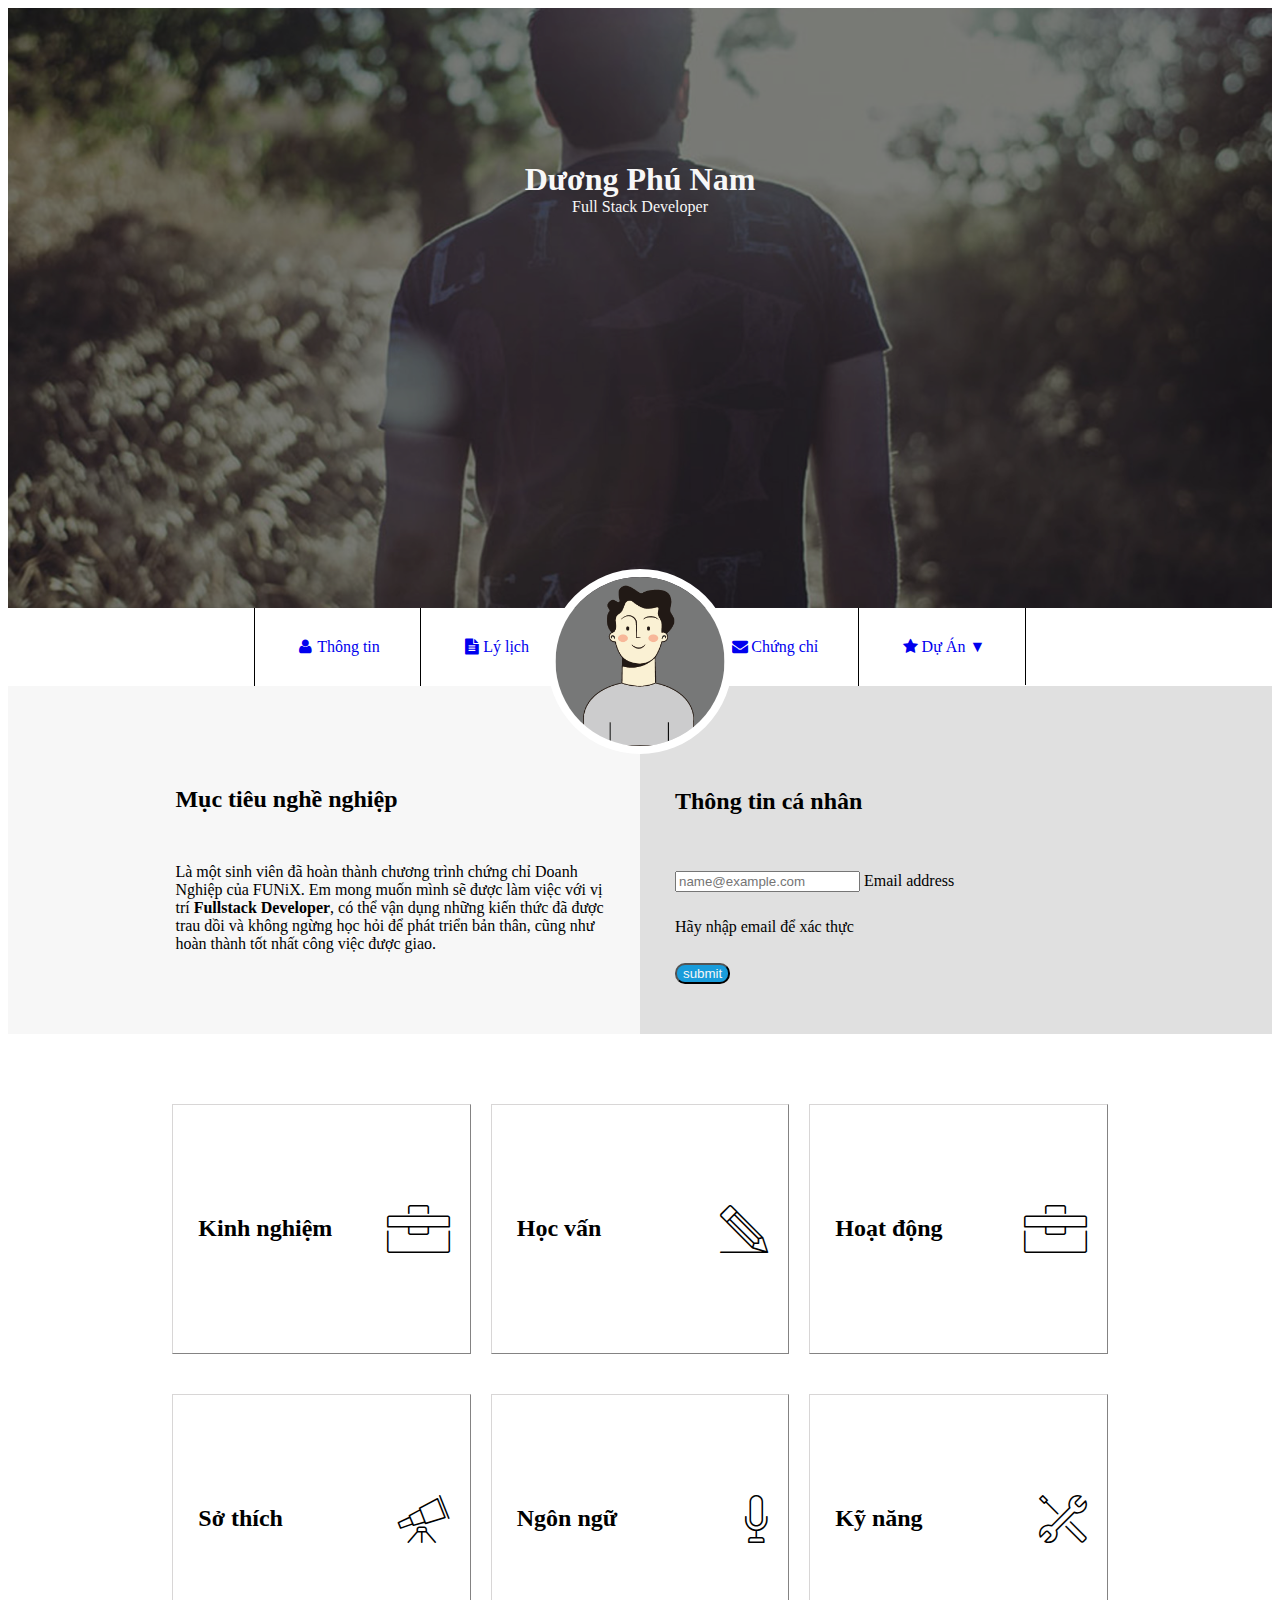
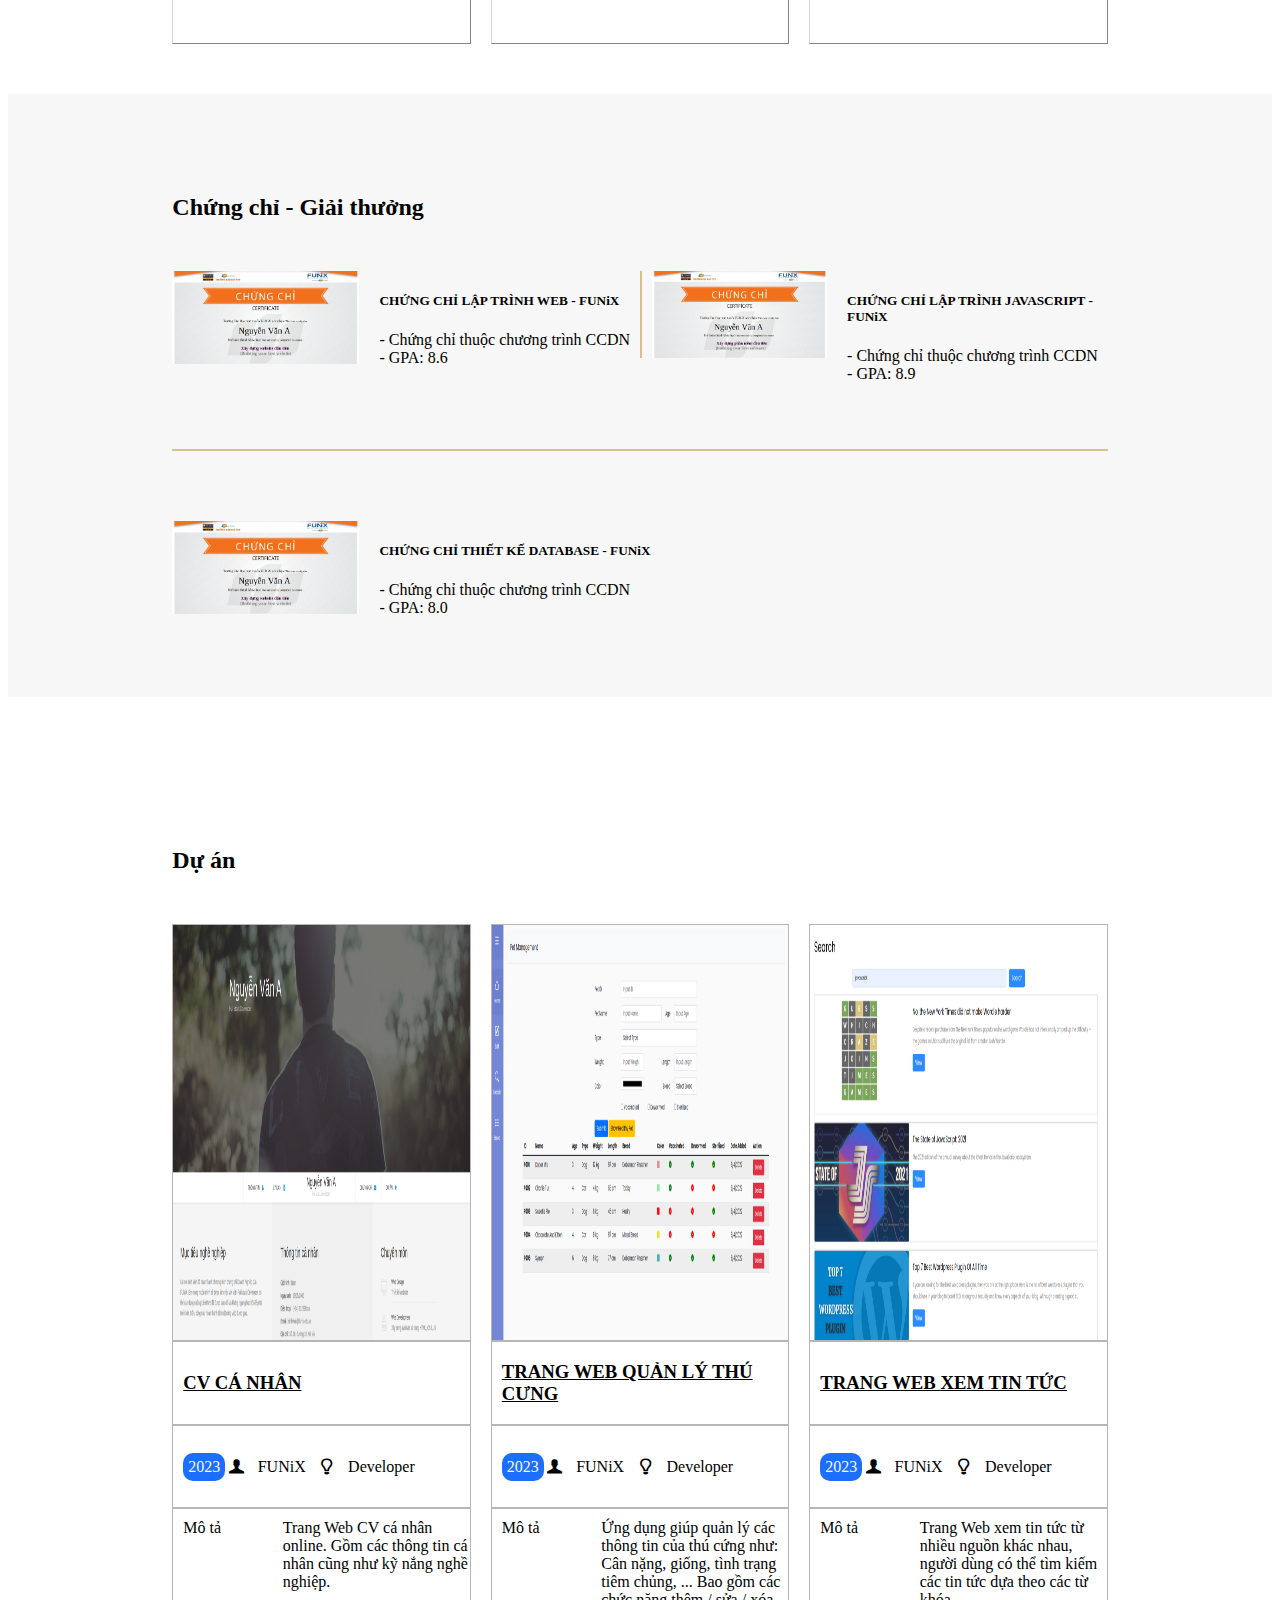
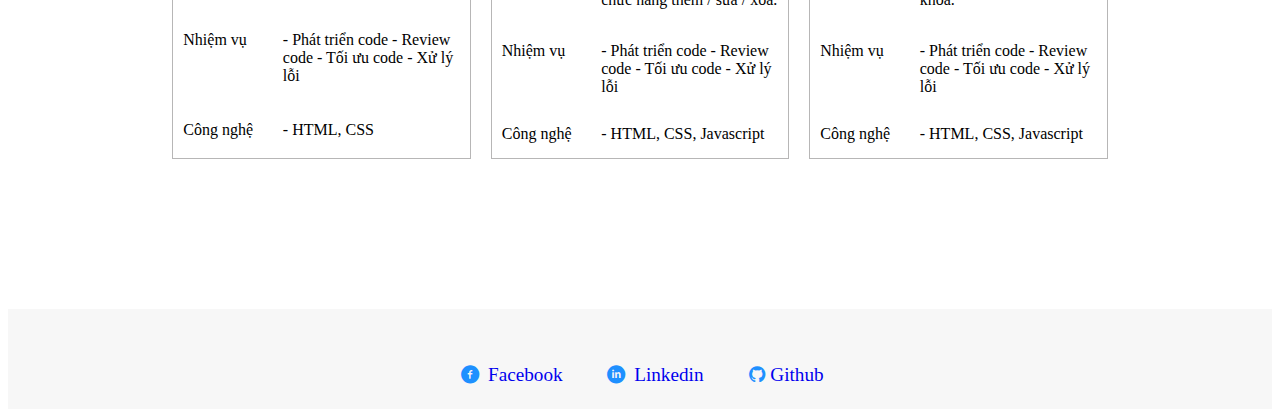
<file: index.html>
<!DOCTYPE html>
<html lang="en">
<head>
	<meta charset="UTF-8">
	<meta http-equiv="X-UA-Compatible" content="IE=edge">
	<meta name="viewport" content="width=device-width, initial-scale=1.0">
	<link rel="stylesheet" href="./css/laptop.css">
	<link rel="stylesheet" href="./css/tablet.css">
	<link rel="stylesheet" href="./css/mobile.css">
	<link rel="stylesheet" href="./css/font.css">
	<link href="https://cdn.jsdelivr.net/npm/bootstrap@5.0.2/dist/css/bootstrap.min.css" rel="stylesheet" integrity="sha384-EVSTQN3/azprG1Anm3QDgpJLIm9Nao0Yz1ztcQTwFspd3yD65VohhpuuCOmLASjC" crossorigin="anonymous">
	<title>Assignment 02</title>
</head>
<body>
	<!-- Tạo banner -->
	<div id="banner" style="padding: 50px">
		<img src="./images/banner.jpg" alt="DPN" class="banner-img">
		<div class="banner-text">
			<h1>Dương Phú Nam</h1>
		<span>Full Stack Developer</span>
		</div>
	</div>
<!-- Tạo navbar -->
	 <section id="nav-bar">
		<nav style="position: relative;" class="container dropdown">
			<button type="button" class="btn btn-outline-secondary dropdownbtn">
				Menu
			  </button>
			<div class="dropdown-content hiddenMenu">
				<a class="item1" href="#"><i class="icon-user"></i>Thông tin</a>
				<a  class="item2" href="#"><i class="icon-doc-text-inv"></i>Lý lịch</a>
				<div class="item3">
					<img style="width:185px;" src="images/default-avatar.webp" alt=" default-avatar">
				</div>
				<a class="item4" href="#"><i class="icon-mail-alt"></i>Chứng chỉ</a>
				<div style="position: relative;" class="projectContainer">
					<a class="item5" href="index2.html"><i class="icon-star-1"></i>Dự Án ▼</a>
					<div style="position: absolute;display: none;" class="hiddenDuAn">
						<a href="index2.html" target="_blank">CV cá nhân</a>
						<a href="index2.html" target="_blank">Trang Web quản lý thú cưng</a>
						<a href="index2.html" target="_blank">Trang tin tức</a>
					</div>
				</div>
			</div>
		</nav>
	</section>

<!-- Mục tiêu nghề nghiệp và Thông tin các nhân -->

	<section id="about" class="bg-grey">
		<div class="container-info">
			<div id="target">
				<h2 style="white-space: nowrap;" class="section-title">Mục tiêu nghề nghiệp</h2>
				<p>
					Là một sinh viên đã hoàn thành chương trình chứng chỉ Doanh
					Nghiệp của FUNiX. Em mong muốn mình sẽ được làm việc với vị
					trí <b>Fullstack Developer</b>, có thể vận dụng những kiến
					thức đã được trau dồi và không ngừng học hỏi để phát triển
					bản thân, cũng như hoàn thành tốt nhất công việc được giao.
				</p>
			</div>
			<div id="personal-info" style="margin-top: 20px">
				<h2 class="section-title thongTinH2">Thông tin cá nhân</h2>

				<!-- Xác thực email -->

				<div class="xac-thuc">
					<div class="form-floating mb-3">
						<input title="name@example.com" type="email" class="form-control" id="floatingInput" placeholder="name@example.com" aria-label="Sizing example input" aria-describedby="inputGroup-sizing-sm">
						<label for="floatingInput">Email address</label>
					  </div>
				<p class="message">Hãy nhập email để xác thực</p>
				<button class="submit" type="submit">submit</button>
				</div>

				<!-- phần thông tin các nhân -->

				<ul class="mt-40 info hidden">
					<li><strong>Giới tính</strong> : Nam</li>
					<li><strong>Ngày sinh</strong> : 12/02/2001</li>
					<li><strong>Điện thoại</strong> : (+84) 587817224</li>
					<li><strong>Email</strong>: namdpfx23556@funix.edu.vn</li>
					<li><strong>Địa chỉ</strong> : Vĩnh An, Châu Thành, An Giang</li>
					<li><strong>Website</strong> <a style="text-decoration: none; color: black;" href="#"> : https://abc.tech</a></li>
					<li class="social">
						<a style="color: dodgerblue;" target="_blank" href="https://twitter.com/"><i class="icon-twitter"></i></a>
						<a style="color: dodgerblue;" target="_blank" href="https://www.facebook.com/profile.php?id=100043627953866"><i class="icon-facebook"></i></a>
						<a style="color: dodgerblue;" target="_blank" href="https://plus24h.com/tai-phan-mem/tai-phan-mem-plus24h-auto-google.html"><i class="icon-gplus"></i></a>
						<a style="color: dodgerblue;" target="_blank" href="https://www.linkedin.com/"><i class="icon-linkedin"></i></a>
					</li>
				</ul>
			</div>
		</div>
	</section>

	<!-- Thông tin nghề nghiệp  -->

	<section id="job-info">
		<div class="job-container"></div>
		<div style="margin-bottom: 20px;" class="job-con">
			<!-- Phần thông tin KINH NGHIỆM -->
			<div class="job-ex" style="margin-top: 20px">
				<div class="job-icon">
					<h2>Kinh nghiệm</h2>
				<i class="ic-toolbox" Style="font-size: 300%;"></i>
				</div>
					<!-- View More -->
				<div class="view1 view">
					▼ VIEW MORE
				</div>
				<div>
					<ul class="job-ul hidden thongTin1 thongTin">
						<li class="job-li">
							<h3>Full Stack Developer - Công ty Y</h3>
							<div><em>05/2022 -</em> <em class="border-present">Hiện tại</em></div>
							<div>- Xây dựng, phát triển Website dựa trên thiết kế và yêu cầu đã có.</div>
							<div>- Phân tích và thiết kế Database, sử dụng các hệ quản trị CSDL (MySQL, SQLServer, NoSQL,...) và viết được các câu truy vấn.</div>
							<div>- Sử dụng ngôn ngữ server-side (Python, Java,...) để xây dựng các Web Service.</div>
						</li>
						<li class="job-li">	
							<h3>Web Designer - Công ty X</h3>	
							<div><em>06/2021 - 04/2022</em></div>
							<div>- Thiết kế Website dựa trên yêu cầu của khách hàng.</div>
							<div>- Sử dụng các công cụ: Figma, Canva, PTS.</div>
						</li>
					</ul>
				</div>
			</div>
			<!-- Phần thông tin HỌC VẤN -->
			<div class="job-hv" style="margin-top: 20px">
				<div class="job-icon">
					<h2>Học vấn</h2>
				<i class="ic-pencil" Style="font-size: 300%;"></i>
				</div>
				<!-- View More -->
				<div class="view2 view">
					▼ VIEW MORE
				</div>
				<ul class="job-ul hidden thongTin2 thongTin">
					<li class="job-li">
						<h3>FUNiX</h3>
						<div><em>06/2021 - 05/2022</em></div>
						<div>- Tốt nghiệp chứng chỉ doanh nghiệp nhánh Fullstack.</div>
						<div>- GPA: 9/10</div>
							
					</li>
					<li class="job-li">
						<h3>Cử nhân - ĐH FPT</h3>
						<div><em>08/2016 - 07/2019</em></div>
						<div>- Chuyên ngành: Kỹ thuật phần mềm.</div>
						<div>- GPA: 3.2 / 4</div>
					</li>
					<li class="job-li">
						<h3>Đại học Hà Nội </h3>
						<div><em>08/2016 - 02/2018</em></div>
						<div>- Hệ từ xa, Chuyên ngành: Ngôn ngữ Nhật</div>
						<div>- GPA: 2.8/4</div>
					</li>
					
				</ul>
			</div>
			<!-- Phần thông tin HOẠT ĐỘNG -->
			<div class="job-hd" style="margin-top: 20px">
				<div class="job-icon">
					<h2>Hoạt động</h2>
				<i class="ic-toolbox" Style="font-size: 300%;"></i>
				</div>
				<!-- View More -->
				<div class="view3 view">
					▼ VIEW MORE
				</div>
				<ul class="job-ul hidden thongTin3 thongTin">
					<li class="job-li">			
						<h3>FPT Edu Hackathon 2019</h3>
						<div><em>03/2019 - 05/2019</em></div>
						<div>- Giải 3 bảng A</div>
						<div>- Đề tài: Trang web về phân loại rác thải.</div>
					</li>
					<li class="job-li">
						<h3>Câu lạc bộ Z</h3>
						<div><em>08/2018 - 08/2019</em></div>
						<div>- Trưởng ban chuyên môn</div>
					</li>
					<li class="job-li">
						<h3>Câu lạc bộ Z</h3>
						<div><em>08/2016</em></div>
						<div>- Hỗ trợ tổ chức tuần lễ văn hóa Việt Nam - Nhật Bản</div>
					</li>
				</ul>
			</div>
			<!-- Phần thông tin sở thích -->
			<div class="job-st" style="margin-top: 20px;">
				<div class="job-icon">
					<h2>Sở thích</h2>
				<i class="ic-telescope" Style="font-size: 300%;"></i>
				</div>
				<!-- View More -->
				<div class="view4 view">
					▼ VIEW MORE
				</div>
				<div class="job-icon-st hidden thongTin4 thongTin">
					<div class="icon1"  ><i class="ic-megaphone"></i></div>
					<div class="icon2" ><i class="ic-strategy"></i></div>
					<div class="icon3" ><i class="ic-hotairballoon"></i></div>
					<div class="icon4" > <i class="ic-basket"></i></div>
					<div class="an">Âm nhạc</div>
					<div class="cg">Chơi cờ</div>
					<div class="dl">Du lịch</div>
					<div class="na">Nấu ăn</div>
				</div>
			</div>
			<!-- Phần thông tin NGÔN NGỮ -->
			<div class="job-nn" style="margin-top: 20px">
				<div class="job-icon">
					<h2>Ngôn ngữ</h2>
				<i class="ic-mic" Style="font-size:300%;"></i>
				</div>
				<!-- View More -->
				<div class="view5 view">
					▼ VIEW MORE
				</div>
				<div class="hidden thongTin5 thongTin">
					<div style="padding-left: 25px;">Tiếng Anh - IELTS 7.0</div>
					<div class="thang-diem"><span class="xanh"></span><span class="xanh"></span><span></span></div>
					<div>Tiếng Nhật JLPT N4</div>
					<div class="thang-diem"><span class="xanh"></span><span></span><span></span></div>
				</div>
			</div>
			<!-- Phần thông tin KỸ NĂNG -->
			<div class="job-kn" style="margin-top: 20px">
				<div class="job-icon">
					<h2>Kỹ năng</h2>
				<i class="ic-tools-2" Style="font-size: 300%;"></i>
				</div>
				<!-- View More -->
				<div class="view6 view">
					▼ VIEW MORE
				</div>
				<div class="hidden thongTin6 thongTin">
					<div style="padding-left: 25px;">HTML/CSS: Fundamental</div>
					<div class="thang-diem"><span class="xanh"></span><span></span><span></span></div> 
					<div>Javascript: Intermediate</div>
					<div class="thang-diem"><span class="xanh"></span><span class="xanh"></span><span></span></div> 
					<div>NodeJS: Intermediate</div>
					<div class="thang-diem"><span class="xanh"></span><span class="xanh"></span><span></span></div> 
					<div>Bootstrap 5: Fundamental</div>
					<div class="thang-diem"><span class="xanh"></span><span></span><span></span></div> 
				</div>
			</div>
		</div>
	</section>
	<!-- Phần Chứng chỉ giản thưởng -->
	<section id="certificate" class="bg-grey">
		<div class="container-fluid ctn-cc-gt">
			<h2 class="section-title td-cc-gt">
				Chứng chỉ - Giải thưởng
			</h2>
			<div class="cc-gt">
				<img class="anh1" style="width: 100%; height: auto; " src="./images/Cert_DBI.png" alt="Chứng chỉ">
				<div class="nd1">
					<h5>CHỨNG CHỈ LẬP TRÌNH WEB - FUNiX</h5>
						<div>- Chứng chỉ thuộc chương trình CCDN</div>
						<div>- GPA: 8.6</div>
					</div>
			
				<img class="anh2" style="width: 100%; height: auto" src="./images/Cert_PRF.png" alt="Chứng chỉ">
				<div class="nd2">
					<h5>CHỨNG CHỈ LẬP TRÌNH JAVASCRIPT - FUNiX</h5>
						<div>- Chứng chỉ thuộc chương trình CCDN</div>
						<div>- GPA: 8.9</div>
				</div>
				<img  class="anh3" style="width: 100%; height: auto" src="./images/Cert_WEB.png" alt="Chứng chỉ">
				<div class="nd3">
					<h5>CHỨNG CHỈ THIẾT KẾ DATABASE - FUNiX</h5>
					<div>- Chứng chỉ thuộc chương trình CCDN</div>
					<div>- GPA: 8.0</div>
				</div>
			</div>
		</div>
	</section>
<!-- Phần dự án -->
	<section id="project">
		<div style=" padding:0px 0px 50px 0px;" class="container-fluid">
			<h2 class="section-title td-da">
				Dự án
			</h2>
			<!-- Hình ảnh của các Dự án -->
			<div class="du-an-grid" >
				<img class="img1" style="width: 100%; height: 100%"  src="images/project_1.png" alt="project">
				<img class="img2" style="width: 100%; height: 100%"  src="images/project_2.png" alt="project">
				<img class="img3" style="width: 100%; height: 100%"  src="images/project_3.png" alt="project">
				<div class="du-an giua td1">
					<!-- Tiêu đề của các dự án -->
					<h3>
					<a class="text-decoration-none" style="color: black;" href="index2.html" target="_blank">CV CÁ NHÂN</a>	
					</h3>
				</div>
				<div class="du-an giua td2">
					<h3>
						<a class="text-decoration-none" style="color: black;"  href="index2.html" target="_blank">TRANG WEB QUẢN LÝ THÚ CƯNG</a>
					</h3>
				</div>
				<div class="du-an giua td3">
					<h3>
						<a class="text-decoration-none" style="color: black;"  href="index2.html" target="_blank">TRANG WEB XEM TIN TỨC</a>
					</h3>
					<!-- Thời gian , Công ty, vị trí -->
				</div>
				<div class="du-an du-an1 giua2 nam1 ">
					<span class="border-present tablet">2023</span><span><i class="icon-user-1"></i></span><span>FUNiX</span><span><i class="icon-lamp"></i></span><span>Developer</span>
				</div>
				<div class="du-an du-an1  giua2 nam2">
					<span class="border-present tablet">2023</span><span><i class="icon-user-1"></i></span><span>FUNiX</span><span><i class="icon-lamp"></i></span><span>Developer</span>
				</div>
				<div class="du-an du-an1  giua2 nam3">
					<span class="border-present tablet">2023</span><span><i class="icon-user-1"></i></span><span>FUNiX</span><span><i class="icon-lamp"></i></span><span>Developer</span>
				</div>
				<!-- Bảng thông tin của các dự án -->
				<!-- bảng dự án trang Web cá nhân -->
					<table class="bang1 mb-5
					">
						<tr>
							<td>
								Mô tả
							</td>
							<td>
								Trang Web CV cá nhân online. Gồm các thông tin cá nhân cũng như kỹ nắng nghề nghiệp.
							</td>
						</tr>
						<tr>
							<td >
								Nhiệm vụ
							</td>
							<td>
								- Phát triển code - Review code - Tối ưu code - Xử lý lỗi
							</td>
						</tr>
						<tr>
							<td class="cong-nghe">
								Công nghệ
							</td>
							<td>
								- HTML, CSS
							</td>
						</tr>
					</table>
				<!-- Bảng dự án Ứng dụng quản lý thú cưng -->
					<table class="bang2 mb-5">
						<tr>
							<td>
								Mô tả
							</td>
							<td>
								Ứng dụng giúp quản lý các thông tin của thú cứng như: Cân nặng, giống, tình trạng tiêm chủng, ... Bao gồm các chức năng thêm / sửa / xóa.
							</td>
						</tr>
						<tr>
							<td>
								Nhiệm vụ
							</td>
							<td>
								- Phát triển code - Review code - Tối ưu code - Xử lý lỗi
							</td>
						</tr>
						<tr>
							<td class="cong-nghe">
								Công nghệ
							</td>
							<td>
								- HTML, CSS, Javascript
							</td>
						</tr>
					</table>
				<!-- Bảng dự án Trang Web tin tức -->
					<table  class="bang3 mb-5">
						<tr>
							<td>
								Mô tả
							</td>
							<td>
								Trang Web xem tin tức từ nhiều nguồn khác nhau, người dùng có thể tìm kiếm các tin tức dựa theo các từ khóa.
							</td>
						</tr>
						<tr>
							<td>
								Nhiệm vụ
							</td>
							<td>
								- Phát triển code - Review code - Tối ưu code - Xử lý lỗi
							</td>
						</tr>
						<tr>
							<td class="cong-nghe">
								Công nghệ
							</td>
							<td>
								- HTML, CSS, Javascript
							</td>
						</tr>
					</table>
				</div>
			</div>
		</div>
	</section>
	<!-- phần FOOTER -->
	<section id="footer" class="bg-grey">
		<div style="margin-bottom: 100px;" class="container">
			<ul class="social2" style="color: dodgerblue;">
				<li><i class="icon-facebook-circled"></i><a target="_blank" href="https://www.facebook.com/profile.php?id=100043627953866"> Facebook</a></li>
				<li><i class="icon-linkedin-circled"></i><a target="_blank" href="https://www.linkedin.com/"> Linkedin</a></li>
				<li><i class="icon-github-circled"></i><a target="_blank" href="https://github.com/Namdpfx23556/lap13.git">Github</a></li>
			</ul>
		</div>
	</section>
	<script src="script.js"></script>
</body>
</html>
</file>
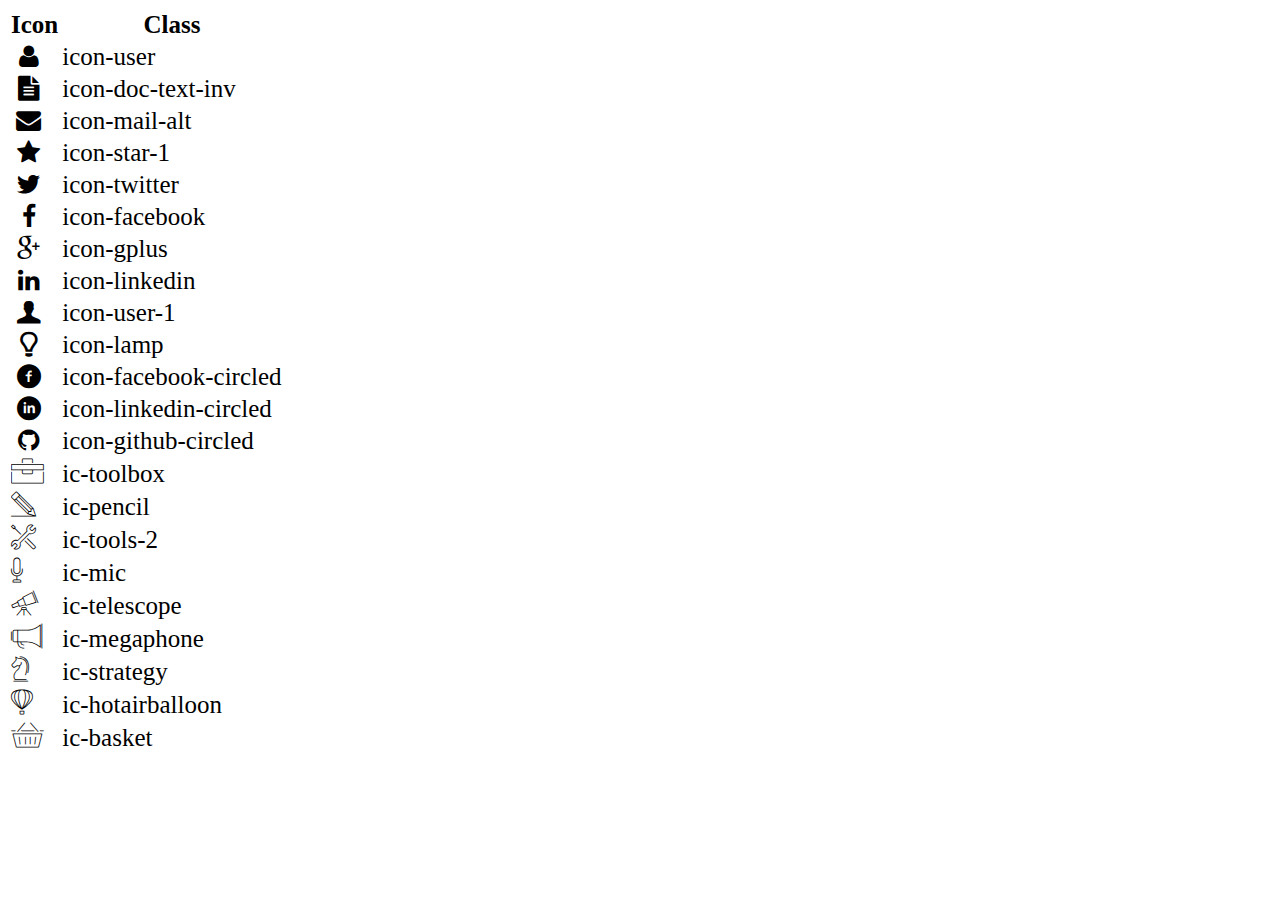
<file: icon-list.html>
<!DOCTYPE html>
<html lang="en">

<head>
    <meta charset="UTF-8">
    <meta http-equiv="X-UA-Compatible" content="IE=edge">
    <meta name="viewport" content="width=device-width, initial-scale=1.0">
    <link rel="stylesheet" href="css/font.css">
    <title>Icon List</title>
</head>

<body>
    <table style="font-size: 25px;">
        <thead>
            <tr>
                <th>Icon</th>
                <th>Class</th>
            </tr>
        </thead>
        <tbody>
            <tr>
                <td><i class="icon-user"></i></td>
                <td>icon-user</td>
            </tr>
            <tr>
                <td><i class="icon-doc-text-inv"></i></td>
                <td>icon-doc-text-inv</td>
            </tr>
            <tr>
                <td><i class="icon-mail-alt"></i></td>
                <td>icon-mail-alt</td>
            </tr>
            <tr>
                <td><i class="icon-star-1"></i></td>
                <td>icon-star-1</td>
            </tr>
            <tr>
                <td><i class="icon-twitter"></i></td>
                <td>icon-twitter</td>
            </tr>
            <tr>
                <td><i class="icon-facebook"></i></td>
                <td>icon-facebook</td>
            </tr>
            <tr>
                <td><i class="icon-gplus"></i></td>
                <td>icon-gplus</td>
            </tr>
            <tr>
                <td><i class="icon-linkedin"></i></td>
                <td>icon-linkedin</td>
            </tr>
            <tr>
                <td><i class="icon-user-1"></i></td>
                <td>icon-user-1</td>
            </tr>
            <tr>
                <td><i class="icon-lamp"></i></td>
                <td>icon-lamp</td>
            </tr>
            <tr>
                <td><i class="icon-facebook-circled"></i></td>
                <td>icon-facebook-circled</td>
            </tr>
            <tr>
                <td><i class="icon-linkedin-circled"></i></td>
                <td>icon-linkedin-circled</td>
            </tr>
            <tr>
                <td><i class="icon-github-circled"></i></td>
                <td>icon-github-circled</td>
            </tr>
            <tr>
                <td><i class="ic-toolbox"></i></td>
                <td>ic-toolbox</td>
            </tr>
            <tr>
                <td><i class="ic-pencil"></i></td>
                <td>ic-pencil</td>
            </tr>
            <tr>
                <td><i class="ic-tools-2"></i></td>
                <td>ic-tools-2</td>
            </tr>

            <tr>
                <td><i class="ic-mic"></i></td>
                <td>ic-mic</td>
            </tr>
            <tr>
                <td><i class="ic-telescope"></i></td>
                <td>ic-telescope</td>
            </tr>
            <tr>
                <td><i class="ic-megaphone"></i></td>
                <td>ic-megaphone</td>
            </tr>
            <tr>
                <td><i class="ic-strategy"></i></td>
                <td>ic-strategy</td>
            </tr>
            <tr>
                <td><i class="ic-hotairballoon"></i></td>
                <td>ic-hotairballoon</td>
            </tr>
            <tr>
                <td><i class="ic-basket"></i></td>
                <td>ic-basket</td>
            </tr>
        </tbody>
    </table>
</body>

</html>
</file>
<file: css/laptop.css>
* {
  box-sizing: border-box;
}
h1,
h2 {
  padding: 0px;
  margin: 0px;
}
.bg-grey {
  background: #f7f7f7;
}

section > .container {
  width: 100%;
}

#nav-bar {
  text-align: center;
}

/* banner */

#banner {
  position: relative;
  width: 100%;
  height: auto;
  text-align: center;
  padding: 0px !important;
}
.banner-img {
  display: block;
  position: relative;
  width: 100%;
  filter: brightness(50%);
}
.banner-text {
  color: #f7f7f7;
  position: absolute;
  top: 30%;
  left: 50%;
  transform: translate(-50%, -50%);
}
/* navbar */
/* tạo menu dropdown khi màn hình nhỏ */
.dropdownbtn{
  display: none !important;
}
@media screen and (min-width:678px) {
  
  .hiddenMenu{
    display: block;
  }
  }
  @media screen and (max-width:678px) {
    
  .hiddenMenu{
    display: none !important;
  }
  }

.xac-thuc {
  padding-left: 25px;
  padding-right: 26%;
}
.hidden {
  display: none !important;
}

.submit {
  border-radius: 10px;
  background-color: #199cdb;
  color: #f7f7f7;
  margin-bottom: 50px;
}
.container a:link {
  text-decoration: none;
}
.container a:hover {
  font-size: larger;
}
.dropdown-content {
  display: flex;
  justify-content: center;
  align-items: center;
  height: 100%;
  padding: 0px;
}
.dropdown-content > a {
  padding: 30px 40px;
}
.hiddenDuAn{
  position: absolute;
  display: flex;
  flex-direction: column;
  bottom: 0px;
  transform: translateY(100%);
  border: 1px solid #182ea9;
  text-align: left;
  background-color: #fff;
  z-index: 2;
}
.hiddenDuAn > a{
  padding: 10px;
}
.hiddenDuAn > a:hover{
  background-color: grey;
  color: aliceblue;
}
.item1 {
  border-left: 1px solid black;
}
.item5 {
  border-right: 1px solid black;
  padding: 30px 40px;
}
.item3 {
  padding: 0px 60px;
}
.item2 {
  border-left: 1px solid black;
}
.item4 {
  border-right: 1px solid black;
}
  /* tạo danh sách thả xuống ở mục dự án */
  .projectContainer:hover .hiddenDuAn{
    display: flex !important;
  }

/* Mục đích nghề nghiệp và thông tin cá nhân */
.container-info {
  display: grid;
  grid-template-columns: 50% 50%;
}
#target {
  padding-left: 26.5%;
  padding-right: 5%;
  line-height: auto;
}
.section-title {
  padding-top: 100px;
  padding-bottom: 50px;
}
#personal-info {
  padding-left: 10px;
  padding-right: auto;
  margin-top: 0px !important;
  background-color: #e0e0e0;
  line-height: 30px;
}
#personal-info h2 {
  padding-left: 25px;
  padding-bottom: 50px;
}
.social {
  list-style-type: none;
  padding-top: 50px;
  font-size: larger;
}
.social a:hover {
  font-size: larger;
}
ul.mt-40.info {
  margin-top: 0px;
  list-style-type: none;
}

div#target p {
  margin-top: 0px;
}

/* Thông tin nghề nghiệp */

#job-info {
  width: 100%;
  height: max-content;
}
@media only screen and (min-width: 991px) {
  div.job-con {
    display: grid;
    grid-template-columns: 1fr 1fr 1fr;
    grid-template-rows: auto;
    gap: 20px;
    align-content: center;
    line-height: auto;
    margin: 50px 13%;
  }
}
/* định dạng phần View More với chức năng hiển thị khi di chuột qua */
/* cho phần View more hiển thị trên phần tiêu đề */
.job-ex {
  position: relative;
}
.job-hv {
  position: relative;
}
.job-hd {
  position: relative;
}
.job-st {
  position: relative;
}
.job-nn {
  position: relative;
}
.job-kn {
  position: relative;
}
/* ...... */
div[class^="view"] {
  background-color: rgb(230, 234, 6);
  color: #0b0b0b;
  border-radius: 30px;
  text-align: center;
  width: fit-content;
  padding: 20px;
  display: none;
  position: absolute;
  left: 25px;
  top: 180px;
}

.job-ex:hover .view1 {
  display: block;
  cursor: pointer;
}
.job-hv:hover .view2 {
  display: block;
  cursor: pointer;
}
.job-hd:hover .view3 {
  display: block;
  cursor: pointer;
}
.job-st:hover .view4 {
  display: block;
  cursor: pointer;
}
.job-nn:hover .view5 {
  display: block;
  cursor: pointer;
}
.job-kn:hover .view6 {
  display: block;
  cursor: pointer;
}
.job-con > div {
  border: 1px outset rgb(216, 214, 214);
}

/* định dạng năm Hiện tại */
.border-present {
  border-radius: 10px;
  background-color: rgb(28, 111, 253);
  color: #f7f7f7;
  padding: 2px;
  text-align: center;
  padding: 5px !important;
  
}
.job-ul {
  padding-inline-start: 65px;
  padding-inline-end: 20px;
  list-style-type: none;
}
/* Tạo dấu chấm tròn trước li với nền xanh và viền trắng */
.job-li::before {
  content: "";
  max-width: 50px;
  max-height: 50px;
  background-color: rgb(0, 162, 255);
  border: 1px solid #fefefe;
  border-radius: 50%;
  position: absolute;
  top: 10px;
  left: -40px;
  padding: 5px;
  transform: translateX(-50%);
}
.job-li {
  position: relative;
}
.job-icon {
  display: grid;
  grid-template-columns: 3fr 2fr;
  align-items: center;
  justify-items: center;
  padding-bottom: 100px;
  padding-top: 100px;
}
.job-icon h2 {
  padding-left: 25px;
  justify-self: start;
}
.job-icon i {
  padding-right: 20px;
  justify-self: end;
}
/* Định dạng dãy icon Sở thích (icon - st) */

.job-icon-st {
  display: grid;
  grid-template-columns: 1fr 1fr 1fr 1fr;
  grid-template-rows: 1fr 2fr;
  align-items: center !important;
  justify-items: center !important;
  align-content: center;
  justify-content: center;
  text-align: center;
  gap: 0px;
  left: 22px;
  right: 20px;
}
.job-st {
  position: relative;
}
div[class^="icon"] {
  border: 1px solid dodgerblue;
  border-radius: 50%;
  color: #199cdb;
  position: relative;
}
@media screen and (min-width: 1300px) {
  div[class^="icon"] {
    min-width: 60px;
    min-height: 60px;
  }
}

@media screen and (min-width: 1100px) and (max-width: 1300px) {
  div[class^="icon"] {
    min-width: 50px;
    min-height: 50px;
  }
}
@media screen and (min-width: 990px) and (max-width: 1100px) {
  div[class^="icon"] {
    min-width: 40px;
    min-height: 40px;
  }
}
div[class^="icon"] i {
  position: absolute;
  top: 50%;
  left: 50%;
  transform: translate(-50%, -50%);
}

/* Tạo thang kỹ  năng cho Ngôn ngữ và kỹ năng */
.thang-diem {
  padding-left: 25px;
  padding-top: 0px;
  padding-bottom: 20px;
}
.thang-diem span {
  margin-right: 10px;
  height: 2px;
  width: 45px;
  background-color: rgb(94, 93, 93);
  display: inline-block;
}
.thang-diem ~ div {
  padding-left: 25px;
}
.xanh {
  background-color: #199cdb !important;
}
/*  */
/* Chứng chỉ - Giải thưởng */
/*  */
@media screen and (min-width: 990px) {
  .cc-gt {
    font-size: 16px;
    display: grid;
    grid-template-columns: 2fr 3fr 2fr 3fr;
    grid-template-rows: 3fr 10px 3fr;
    justify-content: center;
    align-content: center;
    gap: 0px;
  }
  div[class^="nd"] {
    padding-left: 20px;
  }

  .cc-gt {
    margin-left: 13%;
    margin-right: 13%;
    padding-bottom: 80px;
  }
  h4 {
    padding-left: 10px;
    margin-top: 0px;
  }
  .td-cc-gt {
    margin-top: 0px;
    margin-left: 13%;
  }
  div.container-fluid.ctn-cc-gt {
    margin: 50px 0px;
    padding: 0px;
  }
  .nd3 {
    grid-column: 2/5;
    grid-row: 3/4;
    border-top: 2px solid #d6c08d;
    padding-top: 70px;
  }
  .anh3 {
    border-top: 2px solid #d6c08d;
    padding-top: 70px;
    grid-row: 3/4;
  }
  .anh2 {
    padding-left: 10px;
    border-left: 2px solid #d6c08d;
  }
  .anh2 {
    border-bottom: 20px;
  }
}

/* Dự án */

.du-an-grid {
  display: grid;
  grid-template-columns: 1fr 1fr 1fr;
  grid-template-rows: 5fr 1fr 1fr 3fr;
  column-gap: 20px;
  margin: 0px 13% 0px 13%;
}
.giua {
  display: flex;
  align-items: center;
}
@media screen and (min-width: 1220px) {
  .giua2 {
    display: flex;
    align-items: center;
    flex-wrap: wrap;
  }
  .cong-nghe {
    width: 100px;
  }
}
@media screen and (min-width: 990px) and (max-width: 1220px) {
  .giua2 {
    display: grid;
    grid-template-rows: 1fr 1fr;
    grid-template-columns: 2fr 1fr 2fr;
    grid-auto-flow: row;
    align-items: center;
  }
  .tablet {
    grid-row: 1/3;
    align-self: start;
    margin-top: 10px;
  }
}
.du-an-grid img {
  border: 1px solid #b7b6b6;
  height: 100%;
  width: 50%;
}
.du-an {
  box-sizing: border-box;
  border: 1px solid #b7b6b6;
  padding-left: 10px;
  height: 100%;
}
.du-an span {
  padding-right: 10px;
}

table {
  border: 1px solid #b7b6b6;
  border-collapse: collapse;
}
td {
  padding: 10px 0px 10px 10px;
  vertical-align: top;
}
tr {
  border-width: 1px !important;
}

.td-da {
  margin-left: 13%;
}

/* phần footer */
.social2 {
  padding-left: 0px;
  display: flex;
  position: absolute !important;
  list-style-type: none;
  top: 50%;
  left: 50%;
  transform: translate(-50%, -50%);
  text-align: center;
}
.social2 li {
  margin-left: 20px;
  margin-right: 20px;
  font-size: larger;
}
#footer {
  position: relative;
  height: 100px;
}
/* phần nâng cao */

.item3 img {
  border-radius: 50%;
  border: 8px solid #fff;
  position: absolute;
  top: -50%;
  left: 50%;
  transform: translateX(-50%);
}
</file>
<file: css/tablet.css>
@media screen and (min-width: 678px) and (max-width: 991px) {
  .item3 {
    display: none;
  }
  .dropdown-content > a {
    padding: 10px 40px !important;
  }
  .item2 {
    margin-right: 50px;
    border-right: 1px solid black !important;
  }
  .item4 {
    margin-left: 50px;
    border-left: 1px solid black !important;
  }
  .item5{
    display: block;
    padding: 10px 40px !important;
  }

  /* Target and Info */
  .social {
    padding-top: 30px;
    padding-bottom: 50px;
  }
  ul.mt-40.info {
  padding-left: 25px;
  }
  div#target{
   padding: 0px 50px;
  }
  #personal-info {
    padding: 0px 25px;
  }
  .xac-thuc{
    padding-right: 25px;
  }

  /* phần thông tin nghề nghiệp */

  .job-container {
    width: 100%;
    height: max-content;
    margin-bottom: 50px;
  }

  div.job-con {
    display: grid;
    grid-template-columns: 1fr 1fr;
    gap: 20px;
    padding: 0px 30px;
  }

  /* Phần icon sở thích */

  .job-icon-st {
    display: grid;
    grid-template-columns: 1fr 1fr 1fr;
    grid-template-rows: 2fr 3fr 2fr 3fr;
    align-items: center;
    justify-items: center;
    align-content: space-evenly;
    gap: 0px;
  }
  .an {
    grid-column: 1/2;
  }
  .cg {
    grid-column: 2/3;
  }
  .dl {
    grid-column: 3/4;
  }
  .icon4 {
    grid-column: 1/2;
    grid-row: 3/4;
  }
  .na {
    grid-column: 1/2;
  }
  div[class^="icon"] {
    min-width: 70px;
    min-height: 70px;
  }

  /* Phần chứng chỉ - giải thưởng */

  .cc-gt {
    font-size: 16px;
    display: grid;
    grid-template-columns: 1fr 1fr;
    grid-template-rows: auto;
    justify-content: center;
    align-content: center;
    line-height: 2rem;
  }
  .cc-gt {
    margin-left: 30px;
    margin-right: 30px;
  }
  .td-cc-gt {
    margin-top: 0px;
    margin-left: 30px;
  }
  .anh1 {
    padding-right: 20px;
  }
  .nd1 {
    grid-column: 1/2;
    grid-row: 2/3;
    margin-bottom: 30px;
    padding: 0px 0px 0px 0px;
    width: 70%;
  }
  .anh2 {
    grid-column: 2/3;
    grid-row: 1/2;
    padding-left: 20px;
    border-left: 2px solid #d6c08d;
  }
  .nd2 {
    grid-column: 2/3;
    grid-row: 2/3;
    margin-bottom: 30px;
    padding: 0px 0px 0px 20px;
    width: 70%;
    border-left: 2px solid #d6c08d;
  }
  .anh3 {
    border-top: 2px solid #d6c08d;
    grid-column: 1/3;
    grid-row: 3/4;
    padding-top: 50px;
    padding-right: 51%;
    margin-top: 50px;
  }
  .nd3 {
    grid-column: 1/2;
    grid-row: 4/5;
    padding: 0px 10px 100px 0px;
    width: 70%;
  }
  div[class^="nd"] h5 {
    line-height: 1.8rem;
    margin-bottom: 20px;
  }

  /* Phần Dự án */

  .td-da {
    margin-left: 30px;
  }
  .du-an-grid {
    margin: 50px 30px;
  }
  .giua2 {
    display: grid;
    grid-template-rows: 1fr 1fr;
    grid-template-columns: 2fr 1fr 2fr;
    grid-auto-flow: row;
    align-items: center;
  }
  .tablet {
    grid-row: 1/3;
    align-self: start;
    margin-top: 10px;
  }
  .cong-nghe {
    width: auto;
  }
}
</file>
<file: css/mobile.css>
@media screen and (max-width: 678px) {
  /* navbar */

  .item3 {
    display: none;
  }
  .dropdown-content > a {
    display: block !important;
    text-align: left;
  }
  .projectContainer{
    text-align: left !important;
    padding: 30px 40px;
    padding-left: 0px;
  }
  .dropdown-content > a:hover{
    background-color: grey;
    color: aliceblue;
  }
  .projectContainer:hover{
    background-color: grey;
    color: aliceblue;
  }
  .dropdown-content {
    display: block;
  }
  a[class^="item"]{
    border: none !important;
  }
  .dropdownbtn{
    display: block !important;
    margin-top: -60px;
   margin-left: 50%;
   transform: translateX(-50%);
   margin-bottom: 30px;
  }
  .social {
    padding-top: 30px;
    padding-bottom: 50px;
  }



  /* phần Mục đích nghề nghiệp và thông tin các nhân */
  .xac-thuc {
    padding-left: 0px;
    padding-right: 0px;
  }
  .container-info {
    display: grid;
    grid-template-columns: 100%;
  }
  #target {
    padding: 25px;
    margin: 0px 25px;
  }
  #personal-info {
    padding: 25px 20px 25px 25px ;
    margin: 0px 25px;
  }
  ul.mt-40.info {
    padding-left: 0px;
  }
  #personal-info h2 {
    padding-left: 0px;
  }
  /* Thông tin nghề nghiệp */
  .job-ex {
    margin: 0px 25px;
  }
  .job-hv {
    margin: 0px 25px;
  }
  .job-hd {
    margin: 0px 25px;
  }
  .job-st {
    margin: 0px 25px;
  }
  .job-nn {
    margin: 0px 25px;
  }
  .job-kn {
    margin: 0px 25px;
  }

  /* phần icon sở thích */
  .job-icon-st {
    display: grid;
    grid-template-columns: 1fr 1fr 1fr 1fr;
    grid-template-rows: 3fr 2fr;
    align-items: center;
    justify-items: center;
    align-content: space-evenly;
    gap: 0px;
  }

  div[class^="icon"] {
    min-width: 50px;
    min-height: 50px;
  }

  /*phần chứng chỉ giải thưởng */
  div[class^="nd"] {
    margin-bottom: 50px;
    padding-bottom: 50px;
  }
  .ctn-cc-gt {
    padding: 0px 25px !important;
  }

  /* Dự án */
  .du-an-grid {
    display: grid;
    grid-template-columns: 1fr;
    grid-template-rows: repeat(3, 3fr 1fr 1fr 3fr);
    column-gap: 20px;
    margin: 0px 25px;
  }
  .td-da {
    margin-left: 30px;
  }
  .du-an-grid {
    margin: 50px 30px;
  }
  .giua2 {
    display: grid;
    grid-template-rows: 1fr 1fr;
    grid-template-columns: 2fr 1fr 2fr;
    grid-auto-flow: row;
    align-items: center;
  }
  .tablet {
    grid-row: 1/3;
    align-self: start;
    margin-top: 10px;
  }
  .cong-nghe {
    width: auto;
  }
  .tablet {
    justify-self: center;
    width: fit-content;
    margin-bottom: 25px;
  }

  /* Dự án */
  /* Dự án CV Cá nhân */
  .img1 {
    grid-row: 1/2;
  }
  .td1 {
    grid-row: 2/3;
  }
  .nam1 {
    grid-row: 3/4;
  }
  .bang1 {
    grid-row: 4/5;
  }
  /* Dự án Trang web cá nhân */
  .img2 {
    grid-row: 5/6;
  }
  .td2 {
    grid-row: 6/7;
  }
  .nam2 {
    grid-row: 7/8;
  }
  .bang2 {
    grid-row: 8/9;
  }
  /* Dự án Trang web xem tin tức */
  .img3 {
    grid-row: 9/10;
  }
  .td3 {
    grid-row: 10/11;
  }
  .nam3 {
    grid-row: 11/12;
  }
  .bang3 {
    grid-row: 12/13;
  }
}
</file>
<file: css/font.css>
@font-face {
	font-family: 'open_sanslight';
	src: url('../fonts/OpenSans-Light-webfont.eot');
	src: url('../fonts/OpenSans-Light-webfont.eot#iefix') format('embedded-opentype'),
		url('../fonts/OpenSans-Light-webfont.woff') format('woff'),
		url('../fonts/OpenSans-Light-webfont.ttf') format('truetype'),
		url('../fonts/OpenSans-Light-webfont.svg#open_sanslight') format('svg');
	font-weight: normal;
	font-style: normal;

}

@font-face {
	font-family: 'open_sansitalic';
	src: url('../fonts/OpenSans-Italic-webfont.eot');
	src: url('../fonts/OpenSans-Italic-webfont.eot#iefix') format('embedded-opentype'),
		url('../fonts/OpenSans-Italic-webfont.woff') format('woff'),
		url('../fonts/OpenSans-Italic-webfont.ttf') format('truetype'),
		url('../fonts/OpenSans-Italic-webfont.svg#open_sansitalic') format('svg');
	font-weight: normal;
	font-style: normal;

}

@font-face {
	font-family: 'open_sanssemibold';
	src: url('../fonts/OpenSans-Semibold-webfont.eot');
	src: url('../fonts/OpenSans-Semibold-webfont.eot#iefix') format('embedded-opentype'),
		url('../fonts/OpenSans-Semibold-webfont.woff') format('woff'),
		url('../fonts/OpenSans-Semibold-webfont.ttf') format('truetype'),
		url('../fonts/OpenSans-Semibold-webfont.svg#open_sanssemibold') format('svg');
	font-weight: normal;
	font-style: normal;

}


@font-face {
	font-family: 'open_sanslight_italic';
	src: url('../fonts/OpenSans-LightItalic-webfont.eot');
	src: url('../fonts/OpenSans-LightItalic-webfont.eot#iefix') format('embedded-opentype'),
		url('../fonts/OpenSans-LightItalic-webfont.woff') format('woff'),
		url('../fonts/OpenSans-LightItalic-webfont.ttf') format('truetype'),
		url('../fonts/OpenSans-LightItalic-webfont.svg#open_sanslight_italic') format('svg');
	font-weight: normal;
	font-style: normal;

}

@font-face {
	font-family: 'open_sansregular';
	src: url('../fonts/OpenSans-Regular-webfont.eot');
	src: url('../fonts/OpenSans-Regular-webfont.eot#iefix') format('embedded-opentype'),
		url('../fonts/OpenSans-Regular-webfont.woff') format('woff'),
		url('../fonts/OpenSans-Regular-webfont.ttf') format('truetype'),
		url('../fonts/OpenSans-Regular-webfont.svg#open_sansregular') format('svg');
	font-weight: normal;
	font-style: normal;

}


@font-face {
	font-family: 'fontello';
	src: url('../fonts/fontello.eot');
	src: url('../fonts/fontello.eot#iefix') format('embedded-opentype'),
		url('../fonts/fontello.woff') format('woff'),
		url('../fonts/fontello.ttf') format('truetype'),
		url('../fonts/fontello.svg#fontello') format('svg');
	font-weight: normal;
	font-style: normal;
}

[class^="icon-"]:before,
[class*=" icon-"]:before {
	font-family: "fontello";
	font-style: normal;
	font-weight: normal;
	speak-as: none;

	display: inline-block;
	text-decoration: inherit;
	width: 1em;
	margin-right: .2em;
	text-align: center;
	/* opacity: .8; */

	/* For safety - reset parent styles, that can break glyph codes*/
	font-variant: normal;
	text-transform: none;

	/* fix buttons height, for twitter bootstrap */
	line-height: 1em;

	/* Animation center compensation - margins should be symmetric */
	/* remove if not needed */
	margin-left: .2em;

	/* you can be more comfortable with increased icons size */
	/* font-size: 120%; */

	/* Font smoothing. That was taken from TWBS */
	-webkit-font-smoothing: antialiased;
	-moz-osx-font-smoothing: grayscale;

	/* Uncomment for 3D effect */
	/* text-shadow: 1px 1px 1px rgba(127, 127, 127, 0.3); */
}

.icon-emo-happy:before {
	content: '\e800';
}

/* '' */
.icon-emo-wink:before {
	content: '\e801';
}

/* '' */
.icon-emo-wink2:before {
	content: '\e802';
}

/* '' */
.icon-emo-unhappy:before {
	content: '\e803';
}

/* '' */
.icon-emo-sleep:before {
	content: '\e804';
}

/* '' */
.icon-emo-thumbsup:before {
	content: '\e805';
}

/* '' */
.icon-emo-devil:before {
	content: '\e806';
}

/* '' */
.icon-emo-surprised:before {
	content: '\e807';
}

/* '' */
.icon-emo-tongue:before {
	content: '\e808';
}

/* '' */
.icon-emo-coffee:before {
	content: '\e809';
}

/* '' */
.icon-emo-sunglasses:before {
	content: '\e80a';
}

/* '' */
.icon-emo-displeased:before {
	content: '\e80b';
}

/* '' */
.icon-emo-beer:before {
	content: '\e80c';
}

/* '' */
.icon-emo-grin:before {
	content: '\e80d';
}

/* '' */
.icon-emo-angry:before {
	content: '\e80e';
}

/* '' */
.icon-emo-saint:before {
	content: '\e80f';
}

/* '' */
.icon-emo-cry:before {
	content: '\e810';
}

/* '' */
.icon-emo-shoot:before {
	content: '\e811';
}

/* '' */
.icon-emo-squint:before {
	content: '\e812';
}

/* '' */
.icon-emo-laugh:before {
	content: '\e813';
}

/* '' */
.icon-spin1:before {
	content: '\e814';
}

/* '' */
.icon-spin2:before {
	content: '\e815';
}

/* '' */
.icon-spin3:before {
	content: '\e816';
}

/* '' */
.icon-spin4:before {
	content: '\e817';
}

/* '' */
.icon-spin5:before {
	content: '\e818';
}

/* '' */
.icon-spin6:before {
	content: '\e819';
}

/* '' */
.icon-firefox:before {
	content: '\e81a';
}

/* '' */
.icon-chrome:before {
	content: '\e81b';
}

/* '' */
.icon-opera:before {
	content: '\e81c';
}

/* '' */
.icon-ie:before {
	content: '\e81d';
}

/* '' */
.icon-crown:before {
	content: '\e81e';
}

/* '' */
.icon-crown-plus:before {
	content: '\e81f';
}

/* '' */
.icon-crown-minus:before {
	content: '\e820';
}

/* '' */
.icon-marquee:before {
	content: '\e821';
}

/* '' */
.icon-glass:before {
	content: '\e822';
}

/* '' */
.icon-music:before {
	content: '\e823';
}

/* '' */
.icon-search:before {
	content: '\e824';
}

/* '' */
.icon-mail:before {
	content: '\e825';
}

/* '' */
.icon-mail-alt:before {
	content: '\e826';
}

/* '' */
.icon-mail-squared:before {
	content: '\e827';
}

/* '' */
.icon-heart:before {
	content: '\e828';
}

/* '' */
.icon-heart-empty:before {
	content: '\e829';
}

/* '' */
.icon-star-1:before {
	content: '\e82a';
}

/* '' */
.icon-star-empty-1:before {
	content: '\e82b';
}

/* '' */
.icon-star-half:before {
	content: '\e82c';
}

/* '' */
.icon-star-half-alt:before {
	content: '\e82d';
}

/* '' */
.icon-user:before {
	content: '\e82e';
}

/* '' */
.icon-user-plus:before {
	content: '\e82f';
}

/* '' */
.icon-user-times:before {
	content: '\e830';
}

/* '' */
.icon-users:before {
	content: '\e831';
}

/* '' */
.icon-male:before {
	content: '\e832';
}

/* '' */
.icon-female:before {
	content: '\e833';
}

/* '' */
.icon-child:before {
	content: '\e834';
}

/* '' */
.icon-user-secret:before {
	content: '\e835';
}

/* '' */
.icon-video:before {
	content: '\e836';
}

/* '' */
.icon-videocam:before {
	content: '\e837';
}

/* '' */
.icon-picture:before {
	content: '\e838';
}

/* '' */
.icon-camera:before {
	content: '\e839';
}

/* '' */
.icon-camera-alt:before {
	content: '\e83a';
}

/* '' */
.icon-th-large:before {
	content: '\e83b';
}

/* '' */
.icon-th:before {
	content: '\e83c';
}

/* '' */
.icon-th-list:before {
	content: '\e83d';
}

/* '' */
.icon-ok:before {
	content: '\e83e';
}

/* '' */
.icon-ok-circled:before {
	content: '\e83f';
}

/* '' */
.icon-ok-circled2:before {
	content: '\e840';
}

/* '' */
.icon-ok-squared:before {
	content: '\e841';
}

/* '' */
.icon-cancel:before {
	content: '\e842';
}

/* '' */
.icon-cancel-circled:before {
	content: '\e843';
}

/* '' */
.icon-cancel-circled2:before {
	content: '\e844';
}

/* '' */
.icon-plus:before {
	content: '\e845';
}

/* '' */
.icon-plus-circled:before {
	content: '\e846';
}

/* '' */
.icon-plus-squared:before {
	content: '\e847';
}

/* '' */
.icon-plus-squared-alt:before {
	content: '\e848';
}

/* '' */
.icon-minus:before {
	content: '\e849';
}

/* '' */
.icon-minus-circled:before {
	content: '\e84a';
}

/* '' */
.icon-minus-squared:before {
	content: '\e84b';
}

/* '' */
.icon-minus-squared-alt:before {
	content: '\e84c';
}

/* '' */
.icon-help:before {
	content: '\e84d';
}

/* '' */
.icon-help-circled:before {
	content: '\e84e';
}

/* '' */
.icon-info-circled:before {
	content: '\e84f';
}

/* '' */
.icon-info:before {
	content: '\e850';
}

/* '' */
.icon-home:before {
	content: '\e851';
}

/* '' */
.icon-link:before {
	content: '\e852';
}

/* '' */
.icon-unlink:before {
	content: '\e853';
}

/* '' */
.icon-link-ext:before {
	content: '\e854';
}

/* '' */
.icon-link-ext-alt:before {
	content: '\e855';
}

/* '' */
.icon-attach:before {
	content: '\e856';
}

/* '' */
.icon-lock:before {
	content: '\e857';
}

/* '' */
.icon-lock-open:before {
	content: '\e858';
}

/* '' */
.icon-lock-open-alt:before {
	content: '\e859';
}

/* '' */
.icon-pin:before {
	content: '\e85a';
}

/* '' */
.icon-eye:before {
	content: '\e85b';
}

/* '' */
.icon-eye-off:before {
	content: '\e85c';
}

/* '' */
.icon-tag-1:before {
	content: '\e85d';
}

/* '' */
.icon-tags:before {
	content: '\e85e';
}

/* '' */
.icon-bookmark:before {
	content: '\e85f';
}

/* '' */
.icon-bookmark-empty:before {
	content: '\e860';
}

/* '' */
.icon-flag:before {
	content: '\e861';
}

/* '' */
.icon-flag-empty:before {
	content: '\e862';
}

/* '' */
.icon-flag-checkered:before {
	content: '\e863';
}

/* '' */
.icon-thumbs-up:before {
	content: '\e864';
}

/* '' */
.icon-thumbs-down:before {
	content: '\e865';
}

/* '' */
.icon-thumbs-up-alt:before {
	content: '\e866';
}

/* '' */
.icon-thumbs-down-alt:before {
	content: '\e867';
}

/* '' */
.icon-download:before {
	content: '\e868';
}

/* '' */
.icon-upload:before {
	content: '\e869';
}

/* '' */
.icon-download-cloud:before {
	content: '\e86a';
}

/* '' */
.icon-upload-cloud:before {
	content: '\e86b';
}

/* '' */
.icon-reply:before {
	content: '\e86c';
}

/* '' */
.icon-reply-all:before {
	content: '\e86d';
}

/* '' */
.icon-forward:before {
	content: '\e86e';
}

/* '' */
.icon-quote-left:before {
	content: '\e86f';
}

/* '' */
.icon-quote-right:before {
	content: '\e870';
}

/* '' */
.icon-code:before {
	content: '\e871';
}

/* '' */
.icon-export:before {
	content: '\e872';
}

/* '' */
.icon-export-alt:before {
	content: '\e873';
}

/* '' */
.icon-share:before {
	content: '\e874';
}

/* '' */
.icon-share-squared:before {
	content: '\e875';
}

/* '' */
.icon-pencil:before {
	content: '\e876';
}

/* '' */
.icon-pencil-squared:before {
	content: '\e877';
}

/* '' */
.icon-edit:before {
	content: '\e878';
}

/* '' */
.icon-print:before {
	content: '\e879';
}

/* '' */
.icon-retweet:before {
	content: '\e87a';
}

/* '' */
.icon-keyboard:before {
	content: '\e87b';
}

/* '' */
.icon-gamepad:before {
	content: '\e87c';
}

/* '' */
.icon-comment:before {
	content: '\e87d';
}

/* '' */
.icon-chat:before {
	content: '\e87e';
}

/* '' */
.icon-comment-empty:before {
	content: '\e87f';
}

/* '' */
.icon-chat-empty:before {
	content: '\e880';
}

/* '' */
.icon-bell:before {
	content: '\e881';
}

/* '' */
.icon-bell-alt:before {
	content: '\e882';
}

/* '' */
.icon-bell-off:before {
	content: '\e883';
}

/* '' */
.icon-bell-off-empty:before {
	content: '\e884';
}

/* '' */
.icon-attention-alt:before {
	content: '\e885';
}

/* '' */
.icon-attention:before {
	content: '\e886';
}

/* '' */
.icon-attention-circled:before {
	content: '\e887';
}

/* '' */
.icon-location:before {
	content: '\e888';
}

/* '' */
.icon-direction:before {
	content: '\e889';
}

/* '' */
.icon-compass:before {
	content: '\e88a';
}

/* '' */
.icon-trash:before {
	content: '\e88b';
}

/* '' */
.icon-trash-empty:before {
	content: '\e88c';
}

/* '' */
.icon-doc:before {
	content: '\e88d';
}

/* '' */
.icon-docs:before {
	content: '\e88e';
}

/* '' */
.icon-doc-text:before {
	content: '\e88f';
}

/* '' */
.icon-doc-inv:before {
	content: '\e890';
}

/* '' */
.icon-doc-text-inv:before {
	content: '\e891';
}

/* '' */
.icon-file-pdf:before {
	content: '\e892';
}

/* '' */
.icon-file-word:before {
	content: '\e893';
}

/* '' */
.icon-file-excel:before {
	content: '\e894';
}

/* '' */
.icon-file-powerpoint:before {
	content: '\e895';
}

/* '' */
.icon-file-image:before {
	content: '\e896';
}

/* '' */
.icon-file-archive:before {
	content: '\e897';
}

/* '' */
.icon-file-audio:before {
	content: '\e898';
}

/* '' */
.icon-file-video:before {
	content: '\e899';
}

/* '' */
.icon-file-code:before {
	content: '\e89a';
}

/* '' */
.icon-folder:before {
	content: '\e89b';
}

/* '' */
.icon-folder-open:before {
	content: '\e89c';
}

/* '' */
.icon-folder-empty:before {
	content: '\e89d';
}

/* '' */
.icon-folder-open-empty:before {
	content: '\e89e';
}

/* '' */
.icon-box:before {
	content: '\e89f';
}

/* '' */
.icon-rss:before {
	content: '\e8a0';
}

/* '' */
.icon-rss-squared:before {
	content: '\e8a1';
}

/* '' */
.icon-phone:before {
	content: '\e8a2';
}

/* '' */
.icon-phone-squared:before {
	content: '\e8a3';
}

/* '' */
.icon-fax:before {
	content: '\e8a4';
}

/* '' */
.icon-menu:before {
	content: '\e8a5';
}

/* '' */
.icon-cog:before {
	content: '\e8a6';
}

/* '' */
.icon-cog-alt:before {
	content: '\e8a7';
}

/* '' */
.icon-wrench:before {
	content: '\e8a8';
}

/* '' */
.icon-sliders:before {
	content: '\e8a9';
}

/* '' */
.icon-basket:before {
	content: '\e8aa';
}

/* '' */
.icon-cart-plus:before {
	content: '\e8ab';
}

/* '' */
.icon-cart-arrow-down:before {
	content: '\e8ac';
}

/* '' */
.icon-calendar:before {
	content: '\e8ad';
}

/* '' */
.icon-calendar-empty:before {
	content: '\e8ae';
}

/* '' */
.icon-login:before {
	content: '\e8af';
}

/* '' */
.icon-logout:before {
	content: '\e8b0';
}

/* '' */
.icon-mic:before {
	content: '\e8b1';
}

/* '' */
.icon-mute:before {
	content: '\e8b2';
}

/* '' */
.icon-volume-off:before {
	content: '\e8b3';
}

/* '' */
.icon-volume-down:before {
	content: '\e8b4';
}

/* '' */
.icon-volume-up:before {
	content: '\e8b5';
}

/* '' */
.icon-headphones:before {
	content: '\e8b6';
}

/* '' */
.icon-clock:before {
	content: '\e8b7';
}

/* '' */
.icon-lightbulb:before {
	content: '\e8b8';
}

/* '' */
.icon-block:before {
	content: '\e8b9';
}

/* '' */
.icon-resize-full:before {
	content: '\e8ba';
}

/* '' */
.icon-resize-full-alt:before {
	content: '\e8bb';
}

/* '' */
.icon-resize-small:before {
	content: '\e8bc';
}

/* '' */
.icon-resize-vertical:before {
	content: '\e8bd';
}

/* '' */
.icon-resize-horizontal:before {
	content: '\e8be';
}

/* '' */
.icon-move:before {
	content: '\e8bf';
}

/* '' */
.icon-zoom-in:before {
	content: '\e8c0';
}

/* '' */
.icon-zoom-out:before {
	content: '\e8c1';
}

/* '' */
.icon-down-circled2:before {
	content: '\e8c2';
}

/* '' */
.icon-up-circled2:before {
	content: '\e8c3';
}

/* '' */
.icon-left-circled2:before {
	content: '\e8c4';
}

/* '' */
.icon-right-circled2:before {
	content: '\e8c5';
}

/* '' */
.icon-down-dir:before {
	content: '\e8c6';
}

/* '' */
.icon-up-dir:before {
	content: '\e8c7';
}

/* '' */
.icon-left-dir:before {
	content: '\e8c8';
}

/* '' */
.icon-right-dir:before {
	content: '\e8c9';
}

/* '' */
.icon-down-open:before {
	content: '\e8ca';
}

/* '' */
.icon-left-open:before {
	content: '\e8cb';
}

/* '' */
.icon-right-open:before {
	content: '\e8cc';
}

/* '' */
.icon-up-open:before {
	content: '\e8cd';
}

/* '' */
.icon-angle-left:before {
	content: '\e8ce';
}

/* '' */
.icon-angle-right:before {
	content: '\e8cf';
}

/* '' */
.icon-angle-up:before {
	content: '\e8d0';
}

/* '' */
.icon-angle-down:before {
	content: '\e8d1';
}

/* '' */
.icon-angle-circled-left:before {
	content: '\e8d2';
}

/* '' */
.icon-angle-circled-right:before {
	content: '\e8d3';
}

/* '' */
.icon-angle-circled-up:before {
	content: '\e8d4';
}

/* '' */
.icon-angle-circled-down:before {
	content: '\e8d5';
}

/* '' */
.icon-angle-double-left:before {
	content: '\e8d6';
}

/* '' */
.icon-angle-double-right:before {
	content: '\e8d7';
}

/* '' */
.icon-angle-double-up:before {
	content: '\e8d8';
}

/* '' */
.icon-angle-double-down:before {
	content: '\e8d9';
}

/* '' */
.icon-down:before {
	content: '\e8da';
}

/* '' */
.icon-left:before {
	content: '\e8db';
}

/* '' */
.icon-right:before {
	content: '\e8dc';
}

/* '' */
.icon-up:before {
	content: '\e8dd';
}

/* '' */
.icon-down-big:before {
	content: '\e8de';
}

/* '' */
.icon-left-big:before {
	content: '\e8df';
}

/* '' */
.icon-right-big:before {
	content: '\e8e0';
}

/* '' */
.icon-up-big:before {
	content: '\e8e1';
}

/* '' */
.icon-right-hand:before {
	content: '\e8e2';
}

/* '' */
.icon-left-hand:before {
	content: '\e8e3';
}

/* '' */
.icon-up-hand:before {
	content: '\e8e4';
}

/* '' */
.icon-down-hand:before {
	content: '\e8e5';
}

/* '' */
.icon-left-circled:before {
	content: '\e8e6';
}

/* '' */
.icon-right-circled:before {
	content: '\e8e7';
}

/* '' */
.icon-up-circled:before {
	content: '\e8e8';
}

/* '' */
.icon-down-circled:before {
	content: '\e8e9';
}

/* '' */
.icon-cw:before {
	content: '\e8ea';
}

/* '' */
.icon-ccw:before {
	content: '\e8eb';
}

/* '' */
.icon-arrows-cw:before {
	content: '\e8ec';
}

/* '' */
.icon-level-up:before {
	content: '\e8ed';
}

/* '' */
.icon-level-down:before {
	content: '\e8ee';
}

/* '' */
.icon-shuffle:before {
	content: '\e8ef';
}

/* '' */
.icon-exchange:before {
	content: '\e8f0';
}

/* '' */
.icon-history:before {
	content: '\e8f1';
}

/* '' */
.icon-expand:before {
	content: '\e8f2';
}

/* '' */
.icon-collapse:before {
	content: '\e8f3';
}

/* '' */
.icon-expand-right:before {
	content: '\e8f4';
}

/* '' */
.icon-collapse-left:before {
	content: '\e8f5';
}

/* '' */
.icon-play:before {
	content: '\e8f6';
}

/* '' */
.icon-play-circled:before {
	content: '\e8f7';
}

/* '' */
.icon-play-circled2:before {
	content: '\e8f8';
}

/* '' */
.icon-stop:before {
	content: '\e8f9';
}

/* '' */
.icon-pause:before {
	content: '\e8fa';
}

/* '' */
.icon-to-end:before {
	content: '\e8fb';
}

/* '' */
.icon-to-end-alt:before {
	content: '\e8fc';
}

/* '' */
.icon-to-start:before {
	content: '\e8fd';
}

/* '' */
.icon-to-start-alt:before {
	content: '\e8fe';
}

/* '' */
.icon-fast-fw:before {
	content: '\e8ff';
}

/* '' */
.icon-fast-bw:before {
	content: '\e900';
}

/* '' */
.icon-eject:before {
	content: '\e901';
}

/* '' */
.icon-target:before {
	content: '\e902';
}

/* '' */
.icon-signal:before {
	content: '\e903';
}

/* '' */
.icon-wifi:before {
	content: '\e904';
}

/* '' */
.icon-award:before {
	content: '\e905';
}

/* '' */
.icon-desktop:before {
	content: '\e906';
}

/* '' */
.icon-laptop:before {
	content: '\e907';
}

/* '' */
.icon-tablet:before {
	content: '\e908';
}

/* '' */
.icon-mobile:before {
	content: '\e909';
}

/* '' */
.icon-inbox:before {
	content: '\e90a';
}

/* '' */
.icon-globe:before {
	content: '\e90b';
}

/* '' */
.icon-sun:before {
	content: '\e90c';
}

/* '' */
.icon-cloud:before {
	content: '\e90d';
}

/* '' */
.icon-flash:before {
	content: '\e90e';
}

/* '' */
.icon-moon:before {
	content: '\e90f';
}

/* '' */
.icon-umbrella-1:before {
	content: '\e910';
}

/* '' */
.icon-flight:before {
	content: '\e911';
}

/* '' */
.icon-fighter-jet:before {
	content: '\e912';
}

/* '' */
.icon-paper-plane:before {
	content: '\e913';
}

/* '' */
.icon-paper-plane-empty:before {
	content: '\e914';
}

/* '' */
.icon-space-shuttle:before {
	content: '\e915';
}

/* '' */
.icon-leaf:before {
	content: '\e916';
}

/* '' */
.icon-font:before {
	content: '\e917';
}

/* '' */
.icon-bold:before {
	content: '\e918';
}

/* '' */
.icon-medium:before {
	content: '\e919';
}

/* '' */
.icon-italic:before {
	content: '\e91a';
}

/* '' */
.icon-header:before {
	content: '\e91b';
}

/* '' */
.icon-paragraph:before {
	content: '\e91c';
}

/* '' */
.icon-text-height:before {
	content: '\e91d';
}

/* '' */
.icon-text-width:before {
	content: '\e91e';
}

/* '' */
.icon-align-left:before {
	content: '\e91f';
}

/* '' */
.icon-align-center:before {
	content: '\e920';
}

/* '' */
.icon-align-right:before {
	content: '\e921';
}

/* '' */
.icon-align-justify:before {
	content: '\e922';
}

/* '' */
.icon-list:before {
	content: '\e923';
}

/* '' */
.icon-indent-left:before {
	content: '\e924';
}

/* '' */
.icon-indent-right:before {
	content: '\e925';
}

/* '' */
.icon-list-bullet:before {
	content: '\e926';
}

/* '' */
.icon-list-numbered:before {
	content: '\e927';
}

/* '' */
.icon-strike:before {
	content: '\e928';
}

/* '' */
.icon-underline:before {
	content: '\e929';
}

/* '' */
.icon-superscript:before {
	content: '\e92a';
}

/* '' */
.icon-subscript:before {
	content: '\e92b';
}

/* '' */
.icon-table:before {
	content: '\e92c';
}

/* '' */
.icon-columns:before {
	content: '\e92d';
}

/* '' */
.icon-crop:before {
	content: '\e92e';
}

/* '' */
.icon-scissors:before {
	content: '\e92f';
}

/* '' */
.icon-paste:before {
	content: '\e930';
}

/* '' */
.icon-briefcase:before {
	content: '\e931';
}

/* '' */
.icon-suitcase:before {
	content: '\e932';
}

/* '' */
.icon-ellipsis:before {
	content: '\e933';
}

/* '' */
.icon-ellipsis-vert:before {
	content: '\e934';
}

/* '' */
.icon-off:before {
	content: '\e935';
}

/* '' */
.icon-road:before {
	content: '\e936';
}

/* '' */
.icon-list-alt:before {
	content: '\e937';
}

/* '' */
.icon-qrcode:before {
	content: '\e938';
}

/* '' */
.icon-barcode:before {
	content: '\e939';
}

/* '' */
.icon-book:before {
	content: '\e93a';
}

/* '' */
.icon-ajust:before {
	content: '\e93b';
}

/* '' */
.icon-tint:before {
	content: '\e93c';
}

/* '' */
.icon-toggle-off:before {
	content: '\e93d';
}

/* '' */
.icon-toggle-on:before {
	content: '\e93e';
}

/* '' */
.icon-check:before {
	content: '\e93f';
}

/* '' */
.icon-check-empty:before {
	content: '\e940';
}

/* '' */
.icon-circle:before {
	content: '\e941';
}

/* '' */
.icon-circle-empty:before {
	content: '\e942';
}

/* '' */
.icon-circle-thin:before {
	content: '\e943';
}

/* '' */
.icon-circle-notch:before {
	content: '\e944';
}

/* '' */
.icon-dot-circled:before {
	content: '\e945';
}

/* '' */
.icon-asterisk:before {
	content: '\e946';
}

/* '' */
.icon-gift:before {
	content: '\e947';
}

/* '' */
.icon-fire:before {
	content: '\e948';
}

/* '' */
.icon-magnet:before {
	content: '\e949';
}

/* '' */
.icon-chart-bar:before {
	content: '\e94a';
}

/* '' */
.icon-chart-area:before {
	content: '\e94b';
}

/* '' */
.icon-chart-pie:before {
	content: '\e94c';
}

/* '' */
.icon-chart-line:before {
	content: '\e94d';
}

/* '' */
.icon-ticket:before {
	content: '\e94e';
}

/* '' */
.icon-credit-card:before {
	content: '\e94f';
}

/* '' */
.icon-floppy:before {
	content: '\e950';
}

/* '' */
.icon-megaphone:before {
	content: '\e951';
}

/* '' */
.icon-hdd:before {
	content: '\e952';
}

/* '' */
.icon-key:before {
	content: '\e953';
}

/* '' */
.icon-fork:before {
	content: '\e954';
}

/* '' */
.icon-rocket:before {
	content: '\e955';
}

/* '' */
.icon-bug:before {
	content: '\e956';
}

/* '' */
.icon-certificate:before {
	content: '\e957';
}

/* '' */
.icon-tasks:before {
	content: '\e958';
}

/* '' */
.icon-filter:before {
	content: '\e959';
}

/* '' */
.icon-beaker:before {
	content: '\e95a';
}

/* '' */
.icon-magic:before {
	content: '\e95b';
}

/* '' */
.icon-cab:before {
	content: '\e95c';
}

/* '' */
.icon-taxi:before {
	content: '\e95d';
}

/* '' */
.icon-truck:before {
	content: '\e95e';
}

/* '' */
.icon-bus:before {
	content: '\e95f';
}

/* '' */
.icon-bicycle:before {
	content: '\e960';
}

/* '' */
.icon-motorcycle:before {
	content: '\e961';
}

/* '' */
.icon-train:before {
	content: '\e962';
}

/* '' */
.icon-subway:before {
	content: '\e963';
}

/* '' */
.icon-ship:before {
	content: '\e964';
}

/* '' */
.icon-money:before {
	content: '\e965';
}

/* '' */
.icon-euro:before {
	content: '\e966';
}

/* '' */
.icon-pound:before {
	content: '\e967';
}

/* '' */
.icon-dollar:before {
	content: '\e968';
}

/* '' */
.icon-rupee:before {
	content: '\e969';
}

/* '' */
.icon-yen:before {
	content: '\e96a';
}

/* '' */
.icon-rouble:before {
	content: '\e96b';
}

/* '' */
.icon-shekel:before {
	content: '\e96c';
}

/* '' */
.icon-try:before {
	content: '\e96d';
}

/* '' */
.icon-won:before {
	content: '\e96e';
}

/* '' */
.icon-bitcoin:before {
	content: '\e96f';
}

/* '' */
.icon-viacoin:before {
	content: '\e970';
}

/* '' */
.icon-sort:before {
	content: '\e971';
}

/* '' */
.icon-sort-down:before {
	content: '\e972';
}

/* '' */
.icon-sort-up:before {
	content: '\e973';
}

/* '' */
.icon-sort-alt-up:before {
	content: '\e974';
}

/* '' */
.icon-sort-alt-down:before {
	content: '\e975';
}

/* '' */
.icon-sort-name-up:before {
	content: '\e976';
}

/* '' */
.icon-sort-name-down:before {
	content: '\e977';
}

/* '' */
.icon-sort-number-up:before {
	content: '\e978';
}

/* '' */
.icon-sort-number-down:before {
	content: '\e979';
}

/* '' */
.icon-hammer:before {
	content: '\e97a';
}

/* '' */
.icon-gauge:before {
	content: '\e97b';
}

/* '' */
.icon-sitemap:before {
	content: '\e97c';
}

/* '' */
.icon-spinner:before {
	content: '\e97d';
}

/* '' */
.icon-coffee:before {
	content: '\e97e';
}

/* '' */
.icon-food:before {
	content: '\e97f';
}

/* '' */
.icon-beer:before {
	content: '\e980';
}

/* '' */
.icon-user-md:before {
	content: '\e981';
}

/* '' */
.icon-stethoscope:before {
	content: '\e982';
}

/* '' */
.icon-heartbeat:before {
	content: '\e983';
}

/* '' */
.icon-ambulance:before {
	content: '\e984';
}

/* '' */
.icon-medkit:before {
	content: '\e985';
}

/* '' */
.icon-h-sigh:before {
	content: '\e986';
}

/* '' */
.icon-bed:before {
	content: '\e987';
}

/* '' */
.icon-hospital:before {
	content: '\e988';
}

/* '' */
.icon-building:before {
	content: '\e989';
}

/* '' */
.icon-building-filled:before {
	content: '\e98a';
}

/* '' */
.icon-bank:before {
	content: '\e98b';
}

/* '' */
.icon-smile:before {
	content: '\e98c';
}

/* '' */
.icon-frown:before {
	content: '\e98d';
}

/* '' */
.icon-meh:before {
	content: '\e98e';
}

/* '' */
.icon-anchor:before {
	content: '\e98f';
}

/* '' */
.icon-terminal:before {
	content: '\e990';
}

/* '' */
.icon-eraser:before {
	content: '\e991';
}

/* '' */
.icon-puzzle:before {
	content: '\e992';
}

/* '' */
.icon-shield:before {
	content: '\e993';
}

/* '' */
.icon-extinguisher:before {
	content: '\e994';
}

/* '' */
.icon-bullseye:before {
	content: '\e995';
}

/* '' */
.icon-wheelchair:before {
	content: '\e996';
}

/* '' */
.icon-language:before {
	content: '\e997';
}

/* '' */
.icon-graduation-cap:before {
	content: '\e998';
}

/* '' */
.icon-paw:before {
	content: '\e999';
}

/* '' */
.icon-spoon:before {
	content: '\e99a';
}

/* '' */
.icon-cube:before {
	content: '\e99b';
}

/* '' */
.icon-cubes:before {
	content: '\e99c';
}

/* '' */
.icon-recycle:before {
	content: '\e99d';
}

/* '' */
.icon-tree:before {
	content: '\e99e';
}

/* '' */
.icon-database:before {
	content: '\e99f';
}

/* '' */
.icon-server:before {
	content: '\e9a0';
}

/* '' */
.icon-lifebuoy:before {
	content: '\e9a1';
}

/* '' */
.icon-rebel:before {
	content: '\e9a2';
}

/* '' */
.icon-empire:before {
	content: '\e9a3';
}

/* '' */
.icon-bomb:before {
	content: '\e9a4';
}

/* '' */
.icon-soccer-ball:before {
	content: '\e9a5';
}

/* '' */
.icon-tty:before {
	content: '\e9a6';
}

/* '' */
.icon-binoculars:before {
	content: '\e9a7';
}

/* '' */
.icon-plug:before {
	content: '\e9a8';
}

/* '' */
.icon-newspaper:before {
	content: '\e9a9';
}

/* '' */
.icon-calc:before {
	content: '\e9aa';
}

/* '' */
.icon-copyright:before {
	content: '\e9ab';
}

/* '' */
.icon-at:before {
	content: '\e9ac';
}

/* '' */
.icon-eyedropper:before {
	content: '\e9ad';
}

/* '' */
.icon-brush:before {
	content: '\e9ae';
}

/* '' */
.icon-birthday:before {
	content: '\e9af';
}

/* '' */
.icon-diamond:before {
	content: '\e9b0';
}

/* '' */
.icon-street-view:before {
	content: '\e9b1';
}

/* '' */
.icon-venus:before {
	content: '\e9b2';
}

/* '' */
.icon-mars:before {
	content: '\e9b3';
}

/* '' */
.icon-mercury:before {
	content: '\e9b4';
}

/* '' */
.icon-transgender:before {
	content: '\e9b5';
}

/* '' */
.icon-transgender-alt:before {
	content: '\e9b6';
}

/* '' */
.icon-venus-double:before {
	content: '\e9b7';
}

/* '' */
.icon-mars-double:before {
	content: '\e9b8';
}

/* '' */
.icon-venus-mars:before {
	content: '\e9b9';
}

/* '' */
.icon-mars-stroke:before {
	content: '\e9ba';
}

/* '' */
.icon-mars-stroke-v:before {
	content: '\e9bb';
}

/* '' */
.icon-mars-stroke-h:before {
	content: '\e9bc';
}

/* '' */
.icon-neuter:before {
	content: '\e9bd';
}

/* '' */
.icon-cc-visa:before {
	content: '\e9be';
}

/* '' */
.icon-cc-mastercard:before {
	content: '\e9bf';
}

/* '' */
.icon-cc-discover:before {
	content: '\e9c0';
}

/* '' */
.icon-cc-amex:before {
	content: '\e9c1';
}

/* '' */
.icon-cc-paypal:before {
	content: '\e9c2';
}

/* '' */
.icon-cc-stripe:before {
	content: '\e9c3';
}

/* '' */
.icon-adn:before {
	content: '\e9c4';
}

/* '' */
.icon-android:before {
	content: '\e9c5';
}

/* '' */
.icon-angellist:before {
	content: '\e9c6';
}

/* '' */
.icon-apple:before {
	content: '\e9c7';
}

/* '' */
.icon-behance:before {
	content: '\e9c8';
}

/* '' */
.icon-behance-squared:before {
	content: '\e9c9';
}

/* '' */
.icon-bitbucket:before {
	content: '\e9ca';
}

/* '' */
.icon-bitbucket-squared:before {
	content: '\e9cb';
}

/* '' */
.icon-buysellads:before {
	content: '\e9cc';
}

/* '' */
.icon-cc:before {
	content: '\e9cd';
}

/* '' */
.icon-codeopen:before {
	content: '\e9ce';
}

/* '' */
.icon-connectdevelop:before {
	content: '\e9cf';
}

/* '' */
.icon-css3:before {
	content: '\e9d0';
}

/* '' */
.icon-dashcube:before {
	content: '\e9d1';
}

/* '' */
.icon-delicious:before {
	content: '\e9d2';
}

/* '' */
.icon-deviantart:before {
	content: '\e9d3';
}

/* '' */
.icon-digg:before {
	content: '\e9d4';
}

/* '' */
.icon-dribbble:before {
	content: '\e9d5';
}

/* '' */
.icon-dropbox:before {
	content: '\e9d6';
}

/* '' */
.icon-drupal:before {
	content: '\e9d7';
}

/* '' */
.icon-facebook:before {
	content: '\e9d8';
}

/* '' */
.icon-facebook-squared:before {
	content: '\e9d9';
}

/* '' */
.icon-facebook-official:before {
	content: '\e9da';
}

/* '' */
.icon-flickr:before {
	content: '\e9db';
}

/* '' */
.icon-forumbee:before {
	content: '\e9dc';
}

/* '' */
.icon-foursquare:before {
	content: '\e9dd';
}

/* '' */
.icon-git-squared:before {
	content: '\e9de';
}

/* '' */
.icon-git:before {
	content: '\e9df';
}

/* '' */
.icon-github:before {
	content: '\e9e0';
}

/* '' */
.icon-github-squared:before {
	content: '\e9e1';
}

/* '' */
.icon-github-circled:before {
	content: '\e9e2';
}

/* '' */
.icon-gittip:before {
	content: '\e9e3';
}

/* '' */
.icon-google:before {
	content: '\e9e4';
}

/* '' */
.icon-gplus:before {
	content: '\e9e5';
}

/* '' */
.icon-gplus-squared:before {
	content: '\e9e6';
}

/* '' */
.icon-gwallet:before {
	content: '\e9e7';
}

/* '' */
.icon-hacker-news:before {
	content: '\e9e8';
}

/* '' */
.icon-html5:before {
	content: '\e9e9';
}

/* '' */
.icon-instagram:before {
	content: '\e9ea';
}

/* '' */
.icon-ioxhost:before {
	content: '\e9eb';
}

/* '' */
.icon-joomla:before {
	content: '\e9ec';
}

/* '' */
.icon-jsfiddle:before {
	content: '\e9ed';
}

/* '' */
.icon-lastfm:before {
	content: '\e9ee';
}

/* '' */
.icon-lastfm-squared:before {
	content: '\e9ef';
}

/* '' */
.icon-leanpub:before {
	content: '\e9f0';
}

/* '' */
.icon-linkedin-squared:before {
	content: '\e9f1';
}

/* '' */
.icon-linux:before {
	content: '\e9f2';
}

/* '' */
.icon-linkedin:before {
	content: '\e9f3';
}

/* '' */
.icon-maxcdn:before {
	content: '\e9f4';
}

/* '' */
.icon-meanpath:before {
	content: '\e9f5';
}

/* '' */
.icon-openid:before {
	content: '\e9f6';
}

/* '' */
.icon-pagelines:before {
	content: '\e9f7';
}

/* '' */
.icon-paypal:before {
	content: '\e9f8';
}

/* '' */
.icon-pied-piper-squared:before {
	content: '\e9f9';
}

/* '' */
.icon-pied-piper-alt:before {
	content: '\e9fa';
}

/* '' */
.icon-pinterest:before {
	content: '\e9fb';
}

/* '' */
.icon-pinterest-circled:before {
	content: '\e9fc';
}

/* '' */
.icon-pinterest-squared:before {
	content: '\e9fd';
}

/* '' */
.icon-qq:before {
	content: '\e9fe';
}

/* '' */
.icon-reddit:before {
	content: '\e9ff';
}

/* '' */
.icon-reddit-squared:before {
	content: '\ea00';
}

/* '' */
.icon-renren:before {
	content: '\ea01';
}

/* '' */
.icon-sellsy:before {
	content: '\ea02';
}

/* '' */
.icon-shirtsinbulk:before {
	content: '\ea03';
}

/* '' */
.icon-simplybuilt:before {
	content: '\ea04';
}

/* '' */
.icon-skyatlas:before {
	content: '\ea05';
}

/* '' */
.icon-skype:before {
	content: '\ea06';
}

/* '' */
.icon-slack:before {
	content: '\ea07';
}

/* '' */
.icon-slideshare:before {
	content: '\ea08';
}

/* '' */
.icon-soundcloud:before {
	content: '\ea09';
}

/* '' */
.icon-spotify:before {
	content: '\ea0a';
}

/* '' */
.icon-stackexchange:before {
	content: '\ea0b';
}

/* '' */
.icon-stackoverflow:before {
	content: '\ea0c';
}

/* '' */
.icon-steam:before {
	content: '\ea0d';
}

/* '' */
.icon-steam-squared:before {
	content: '\ea0e';
}

/* '' */
.icon-stumbleupon:before {
	content: '\ea0f';
}

/* '' */
.icon-stumbleupon-circled:before {
	content: '\ea10';
}

/* '' */
.icon-tencent-weibo:before {
	content: '\ea11';
}

/* '' */
.icon-trello:before {
	content: '\ea12';
}

/* '' */
.icon-tumblr:before {
	content: '\ea13';
}

/* '' */
.icon-tumblr-squared:before {
	content: '\ea14';
}

/* '' */
.icon-twitch:before {
	content: '\ea15';
}

/* '' */
.icon-note:before {
	content: '\ea16';
}

/* '' */
.icon-note-beamed:before {
	content: '\ea17';
}

/* '' */
.icon-music-1:before {
	content: '\ea18';
}

/* '' */
.icon-search-1:before {
	content: '\ea19';
}

/* '' */
.icon-flashlight:before {
	content: '\ea1a';
}

/* '' */
.icon-mail-1:before {
	content: '\ea1b';
}

/* '' */
.icon-heart-1:before {
	content: '\ea1c';
}

/* '' */
.icon-heart-empty-1:before {
	content: '\ea1d';
}

/* '' */
.icon-star:before {
	content: '\ea1e';
}

/* '' */
.icon-star-empty:before {
	content: '\ea1f';
}

/* '' */
.icon-user-1:before {
	content: '\ea20';
}

/* '' */
.icon-users-1:before {
	content: '\ea21';
}

/* '' */
.icon-user-add:before {
	content: '\ea22';
}

/* '' */
.icon-video-1:before {
	content: '\ea23';
}

/* '' */
.icon-picture-1:before {
	content: '\ea24';
}

/* '' */
.icon-camera-1:before {
	content: '\ea25';
}

/* '' */
.icon-layout:before {
	content: '\ea26';
}

/* '' */
.icon-menu-1:before {
	content: '\ea27';
}

/* '' */
.icon-check-1:before {
	content: '\ea28';
}

/* '' */
.icon-cancel-1:before {
	content: '\ea29';
}

/* '' */
.icon-cancel-circled-1:before {
	content: '\ea2a';
}

/* '' */
.icon-cancel-squared:before {
	content: '\ea2b';
}

/* '' */
.icon-plus-1:before {
	content: '\ea2c';
}

/* '' */
.icon-plus-circled-1:before {
	content: '\ea2d';
}

/* '' */
.icon-plus-squared-1:before {
	content: '\ea2e';
}

/* '' */
.icon-minus-1:before {
	content: '\ea2f';
}

/* '' */
.icon-minus-circled-1:before {
	content: '\ea30';
}

/* '' */
.icon-minus-squared-1:before {
	content: '\ea31';
}

/* '' */
.icon-help-1:before {
	content: '\ea32';
}

/* '' */
.icon-help-circled-1:before {
	content: '\ea33';
}

/* '' */
.icon-info-1:before {
	content: '\ea34';
}

/* '' */
.icon-info-circled-1:before {
	content: '\ea35';
}

/* '' */
.icon-back:before {
	content: '\ea36';
}

/* '' */
.icon-home-1:before {
	content: '\ea37';
}

/* '' */
.icon-link-1:before {
	content: '\ea38';
}

/* '' */
.icon-attach-1:before {
	content: '\ea39';
}

/* '' */
.icon-lock-1:before {
	content: '\ea3a';
}

/* '' */
.icon-lock-open-1:before {
	content: '\ea3b';
}

/* '' */
.icon-eye-1:before {
	content: '\ea3c';
}

/* '' */
.icon-tag:before {
	content: '\ea3d';
}

/* '' */
.icon-bookmark-1:before {
	content: '\ea3e';
}

/* '' */
.icon-bookmarks:before {
	content: '\ea3f';
}

/* '' */
.icon-flag-1:before {
	content: '\ea40';
}

/* '' */
.icon-thumbs-up-1:before {
	content: '\ea41';
}

/* '' */
.icon-thumbs-down-1:before {
	content: '\ea42';
}

/* '' */
.icon-download-1:before {
	content: '\ea43';
}

/* '' */
.icon-upload-1:before {
	content: '\ea44';
}

/* '' */
.icon-upload-cloud-1:before {
	content: '\ea45';
}

/* '' */
.icon-reply-1:before {
	content: '\ea46';
}

/* '' */
.icon-reply-all-1:before {
	content: '\ea47';
}

/* '' */
.icon-forward-1:before {
	content: '\ea48';
}

/* '' */
.icon-quote:before {
	content: '\ea49';
}

/* '' */
.icon-code-1:before {
	content: '\ea4a';
}

/* '' */
.icon-export-1:before {
	content: '\ea4b';
}

/* '' */
.icon-pencil-1:before {
	content: '\ea4c';
}

/* '' */
.icon-feather:before {
	content: '\ea4d';
}

/* '' */
.icon-print-1:before {
	content: '\ea4e';
}

/* '' */
.icon-retweet-1:before {
	content: '\ea4f';
}

/* '' */
.icon-keyboard-1:before {
	content: '\ea50';
}

/* '' */
.icon-comment-1:before {
	content: '\ea51';
}

/* '' */
.icon-chat-1:before {
	content: '\ea52';
}

/* '' */
.icon-bell-1:before {
	content: '\ea53';
}

/* '' */
.icon-attention-1:before {
	content: '\ea54';
}

/* '' */
.icon-alert:before {
	content: '\ea55';
}

/* '' */
.icon-vcard:before {
	content: '\ea56';
}

/* '' */
.icon-address:before {
	content: '\ea57';
}

/* '' */
.icon-location-1:before {
	content: '\ea58';
}

/* '' */
.icon-map:before {
	content: '\ea59';
}

/* '' */
.icon-direction-1:before {
	content: '\ea5a';
}

/* '' */
.icon-compass-1:before {
	content: '\ea5b';
}

/* '' */
.icon-cup:before {
	content: '\ea5c';
}

/* '' */
.icon-trash-1:before {
	content: '\ea5d';
}

/* '' */
.icon-doc-1:before {
	content: '\ea5e';
}

/* '' */
.icon-docs-1:before {
	content: '\ea5f';
}

/* '' */
.icon-doc-landscape:before {
	content: '\ea60';
}

/* '' */
.icon-doc-text-1:before {
	content: '\ea61';
}

/* '' */
.icon-doc-text-inv-1:before {
	content: '\ea62';
}

/* '' */
.icon-newspaper-1:before {
	content: '\ea63';
}

/* '' */
.icon-book-open:before {
	content: '\ea64';
}

/* '' */
.icon-book-1:before {
	content: '\ea65';
}

/* '' */
.icon-folder-1:before {
	content: '\ea66';
}

/* '' */
.icon-archive:before {
	content: '\ea67';
}

/* '' */
.icon-box-1:before {
	content: '\ea68';
}

/* '' */
.icon-rss-1:before {
	content: '\ea69';
}

/* '' */
.icon-phone-1:before {
	content: '\ea6a';
}

/* '' */
.icon-cog-1:before {
	content: '\ea6b';
}

/* '' */
.icon-tools:before {
	content: '\ea6c';
}

/* '' */
.icon-share-1:before {
	content: '\ea6d';
}

/* '' */
.icon-shareable:before {
	content: '\ea6e';
}

/* '' */
.icon-basket-1:before {
	content: '\ea6f';
}

/* '' */
.icon-bag:before {
	content: '\ea70';
}

/* '' */
.icon-calendar-1:before {
	content: '\ea71';
}

/* '' */
.icon-login-1:before {
	content: '\ea72';
}

/* '' */
.icon-logout-1:before {
	content: '\ea73';
}

/* '' */
.icon-mic-1:before {
	content: '\ea74';
}

/* '' */
.icon-mute-1:before {
	content: '\ea75';
}

/* '' */
.icon-sound:before {
	content: '\ea76';
}

/* '' */
.icon-volume:before {
	content: '\ea77';
}

/* '' */
.icon-clock-1:before {
	content: '\ea78';
}

/* '' */
.icon-hourglass:before {
	content: '\ea79';
}

/* '' */
.icon-lamp:before {
	content: '\ea7a';
}

/* '' */
.icon-light-down:before {
	content: '\ea7b';
}

/* '' */
.icon-light-up:before {
	content: '\ea7c';
}

/* '' */
.icon-adjust:before {
	content: '\ea7d';
}

/* '' */
.icon-block-1:before {
	content: '\ea7e';
}

/* '' */
.icon-resize-full-1:before {
	content: '\ea7f';
}

/* '' */
.icon-resize-small-1:before {
	content: '\ea80';
}

/* '' */
.icon-popup:before {
	content: '\ea81';
}

/* '' */
.icon-publish:before {
	content: '\ea82';
}

/* '' */
.icon-window:before {
	content: '\ea83';
}

/* '' */
.icon-arrow-combo:before {
	content: '\ea84';
}

/* '' */
.icon-down-circled-1:before {
	content: '\ea85';
}

/* '' */
.icon-left-circled-1:before {
	content: '\ea86';
}

/* '' */
.icon-right-circled-1:before {
	content: '\ea87';
}

/* '' */
.icon-up-circled-1:before {
	content: '\ea88';
}

/* '' */
.icon-down-open-1:before {
	content: '\ea89';
}

/* '' */
.icon-left-open-1:before {
	content: '\ea8a';
}

/* '' */
.icon-right-open-1:before {
	content: '\ea8b';
}

/* '' */
.icon-up-open-1:before {
	content: '\ea8c';
}

/* '' */
.icon-down-open-mini:before {
	content: '\ea8d';
}

/* '' */
.icon-left-open-mini:before {
	content: '\ea8e';
}

/* '' */
.icon-right-open-mini:before {
	content: '\ea8f';
}

/* '' */
.icon-up-open-mini:before {
	content: '\ea90';
}

/* '' */
.icon-down-open-big:before {
	content: '\ea91';
}

/* '' */
.icon-left-open-big:before {
	content: '\ea92';
}

/* '' */
.icon-right-open-big:before {
	content: '\ea93';
}

/* '' */
.icon-up-open-big:before {
	content: '\ea94';
}

/* '' */
.icon-down-1:before {
	content: '\ea95';
}

/* '' */
.icon-left-1:before {
	content: '\ea96';
}

/* '' */
.icon-right-1:before {
	content: '\ea97';
}

/* '' */
.icon-up-1:before {
	content: '\ea98';
}

/* '' */
.icon-down-dir-1:before {
	content: '\ea99';
}

/* '' */
.icon-left-dir-1:before {
	content: '\ea9a';
}

/* '' */
.icon-right-dir-1:before {
	content: '\ea9b';
}

/* '' */
.icon-up-dir-1:before {
	content: '\ea9c';
}

/* '' */
.icon-down-bold:before {
	content: '\ea9d';
}

/* '' */
.icon-left-bold:before {
	content: '\ea9e';
}

/* '' */
.icon-right-bold:before {
	content: '\ea9f';
}

/* '' */
.icon-up-bold:before {
	content: '\eaa0';
}

/* '' */
.icon-down-thin:before {
	content: '\eaa1';
}

/* '' */
.icon-left-thin:before {
	content: '\eaa2';
}

/* '' */
.icon-right-thin:before {
	content: '\eaa3';
}

/* '' */
.icon-up-thin:before {
	content: '\eaa4';
}

/* '' */
.icon-ccw-1:before {
	content: '\eaa5';
}

/* '' */
.icon-cw-1:before {
	content: '\eaa6';
}

/* '' */
.icon-arrows-ccw:before {
	content: '\eaa7';
}

/* '' */
.icon-level-down-1:before {
	content: '\eaa8';
}

/* '' */
.icon-level-up-1:before {
	content: '\eaa9';
}

/* '' */
.icon-shuffle-1:before {
	content: '\eaaa';
}

/* '' */
.icon-loop:before {
	content: '\eaab';
}

/* '' */
.icon-switch:before {
	content: '\eaac';
}

/* '' */
.icon-play-1:before {
	content: '\eaad';
}

/* '' */
.icon-stop-1:before {
	content: '\eaae';
}

/* '' */
.icon-pause-1:before {
	content: '\eaaf';
}

/* '' */
.icon-record:before {
	content: '\eab0';
}

/* '' */
.icon-to-end-1:before {
	content: '\eab1';
}

/* '' */
.icon-to-start-1:before {
	content: '\eab2';
}

/* '' */
.icon-fast-forward:before {
	content: '\eab3';
}

/* '' */
.icon-fast-backward:before {
	content: '\eab4';
}

/* '' */
.icon-progress-0:before {
	content: '\eab5';
}

/* '' */
.icon-progress-1:before {
	content: '\eab6';
}

/* '' */
.icon-progress-2:before {
	content: '\eab7';
}

/* '' */
.icon-progress-3:before {
	content: '\eab8';
}

/* '' */
.icon-target-1:before {
	content: '\eab9';
}

/* '' */
.icon-palette:before {
	content: '\eaba';
}

/* '' */
.icon-list-1:before {
	content: '\eabb';
}

/* '' */
.icon-list-add:before {
	content: '\eabc';
}

/* '' */
.icon-signal-1:before {
	content: '\eabd';
}

/* '' */
.icon-trophy:before {
	content: '\eabe';
}

/* '' */
.icon-battery:before {
	content: '\eabf';
}

/* '' */
.icon-back-in-time:before {
	content: '\eac0';
}

/* '' */
.icon-monitor:before {
	content: '\eac1';
}

/* '' */
.icon-mobile-1:before {
	content: '\eac2';
}

/* '' */
.icon-network:before {
	content: '\eac3';
}

/* '' */
.icon-cd:before {
	content: '\eac4';
}

/* '' */
.icon-inbox-1:before {
	content: '\eac5';
}

/* '' */
.icon-install:before {
	content: '\eac6';
}

/* '' */
.icon-globe-1:before {
	content: '\eac7';
}

/* '' */
.icon-cloud-1:before {
	content: '\eac8';
}

/* '' */
.icon-cloud-thunder:before {
	content: '\eac9';
}

/* '' */
.icon-flash-1:before {
	content: '\eaca';
}

/* '' */
.icon-moon-1:before {
	content: '\eacb';
}

/* '' */
.icon-flight-1:before {
	content: '\eacc';
}

/* '' */
.icon-paper-plane-1:before {
	content: '\eacd';
}

/* '' */
.icon-leaf-1:before {
	content: '\eace';
}

/* '' */
.icon-lifebuoy-1:before {
	content: '\eacf';
}

/* '' */
.icon-mouse:before {
	content: '\ead0';
}

/* '' */
.icon-briefcase-1:before {
	content: '\ead1';
}

/* '' */
.icon-suitcase-1:before {
	content: '\ead2';
}

/* '' */
.icon-dot:before {
	content: '\ead3';
}

/* '' */
.icon-dot-2:before {
	content: '\ead4';
}

/* '' */
.icon-dot-3:before {
	content: '\ead5';
}

/* '' */
.icon-brush-1:before {
	content: '\ead6';
}

/* '' */
.icon-magnet-1:before {
	content: '\ead7';
}

/* '' */
.icon-infinity:before {
	content: '\ead8';
}

/* '' */
.icon-erase:before {
	content: '\ead9';
}

/* '' */
.icon-chart-pie-1:before {
	content: '\eada';
}

/* '' */
.icon-chart-line-1:before {
	content: '\eadb';
}

/* '' */
.icon-chart-bar-1:before {
	content: '\eadc';
}

/* '' */
.icon-chart-area-1:before {
	content: '\eadd';
}

/* '' */
.icon-tape:before {
	content: '\eade';
}

/* '' */
.icon-graduation-cap-1:before {
	content: '\eadf';
}

/* '' */
.icon-language-1:before {
	content: '\eae0';
}

/* '' */
.icon-ticket-1:before {
	content: '\eae1';
}

/* '' */
.icon-water:before {
	content: '\eae2';
}

/* '' */
.icon-droplet:before {
	content: '\eae3';
}

/* '' */
.icon-air:before {
	content: '\eae4';
}

/* '' */
.icon-credit-card-1:before {
	content: '\eae5';
}

/* '' */
.icon-floppy-1:before {
	content: '\eae6';
}

/* '' */
.icon-clipboard:before {
	content: '\eae7';
}

/* '' */
.icon-megaphone-1:before {
	content: '\eae8';
}

/* '' */
.icon-database-1:before {
	content: '\eae9';
}

/* '' */
.icon-drive:before {
	content: '\eaea';
}

/* '' */
.icon-bucket:before {
	content: '\eaeb';
}

/* '' */
.icon-thermometer:before {
	content: '\eaec';
}

/* '' */
.icon-key-1:before {
	content: '\eaed';
}

/* '' */
.icon-flow-cascade:before {
	content: '\eaee';
}

/* '' */
.icon-flow-branch:before {
	content: '\eaef';
}

/* '' */
.icon-flow-tree:before {
	content: '\eaf0';
}

/* '' */
.icon-flow-line:before {
	content: '\eaf1';
}

/* '' */
.icon-flow-parallel:before {
	content: '\eaf2';
}

/* '' */
.icon-rocket-1:before {
	content: '\eaf3';
}

/* '' */
.icon-gauge-1:before {
	content: '\eaf4';
}

/* '' */
.icon-traffic-cone:before {
	content: '\eaf5';
}

/* '' */
.icon-cc-1:before {
	content: '\eaf6';
}

/* '' */
.icon-cc-by:before {
	content: '\eaf7';
}

/* '' */
.icon-cc-nc:before {
	content: '\eaf8';
}

/* '' */
.icon-cc-nc-eu:before {
	content: '\eaf9';
}

/* '' */
.icon-cc-nc-jp:before {
	content: '\eafa';
}

/* '' */
.icon-cc-sa:before {
	content: '\eafb';
}

/* '' */
.icon-cc-nd:before {
	content: '\eafc';
}

/* '' */
.icon-cc-pd:before {
	content: '\eafd';
}

/* '' */
.icon-cc-zero:before {
	content: '\eafe';
}

/* '' */
.icon-cc-share:before {
	content: '\eaff';
}

/* '' */
.icon-cc-remix:before {
	content: '\eb00';
}

/* '' */
.icon-github-1:before {
	content: '\eb01';
}

/* '' */
.icon-github-circled-1:before {
	content: '\eb02';
}

/* '' */
.icon-flickr-1:before {
	content: '\eb03';
}

/* '' */
.icon-flickr-circled:before {
	content: '\eb04';
}

/* '' */
.icon-vimeo:before {
	content: '\eb05';
}

/* '' */
.icon-vimeo-circled:before {
	content: '\eb06';
}

/* '' */
.icon-twitter:before {
	content: '\eb07';
}

/* '' */
.icon-twitter-circled:before {
	content: '\eb08';
}

/* '' */
.icon-facebook-1:before {
	content: '\eb09';
}

/* '' */
.icon-facebook-circled:before {
	content: '\eb0a';
}

/* '' */
.icon-facebook-squared-1:before {
	content: '\eb0b';
}

/* '' */
.icon-gplus-1:before {
	content: '\eb0c';
}

/* '' */
.icon-gplus-circled:before {
	content: '\eb0d';
}

/* '' */
.icon-pinterest-1:before {
	content: '\eb0e';
}

/* '' */
.icon-pinterest-circled-1:before {
	content: '\eb0f';
}

/* '' */
.icon-tumblr-1:before {
	content: '\eb10';
}

/* '' */
.icon-tumblr-circled:before {
	content: '\eb11';
}

/* '' */
.icon-linkedin-1:before {
	content: '\eb12';
}

/* '' */
.icon-linkedin-circled:before {
	content: '\eb13';
}

/* '' */
.icon-dribbble-1:before {
	content: '\eb14';
}

/* '' */
.icon-dribbble-circled:before {
	content: '\eb15';
}

/* '' */
.icon-stumbleupon-1:before {
	content: '\eb16';
}

/* '' */
.icon-stumbleupon-circled-1:before {
	content: '\eb17';
}

/* '' */
.icon-lastfm-1:before {
	content: '\eb18';
}

/* '' */
.icon-lastfm-circled:before {
	content: '\eb19';
}

/* '' */
.icon-rdio:before {
	content: '\eb1a';
}

/* '' */
.icon-rdio-circled:before {
	content: '\eb1b';
}

/* '' */
.icon-spotify-1:before {
	content: '\eb1c';
}

/* '' */
.icon-spotify-circled:before {
	content: '\eb1d';
}

/* '' */
.icon-qq-1:before {
	content: '\eb1e';
}

/* '' */
.icon-instagram-1:before {
	content: '\eb1f';
}

/* '' */
.icon-dropbox-1:before {
	content: '\eb20';
}

/* '' */
.icon-evernote:before {
	content: '\eb21';
}

/* '' */
.icon-flattr:before {
	content: '\eb22';
}

/* '' */
.icon-skype-1:before {
	content: '\eb23';
}

/* '' */
.icon-skype-circled:before {
	content: '\eb24';
}

/* '' */
.icon-renren-1:before {
	content: '\eb25';
}

/* '' */
.icon-sina-weibo:before {
	content: '\eb26';
}

/* '' */
.icon-paypal-1:before {
	content: '\eb27';
}

/* '' */
.icon-picasa:before {
	content: '\eb28';
}

/* '' */
.icon-soundcloud-1:before {
	content: '\eb29';
}

/* '' */
.icon-mixi:before {
	content: '\eb2a';
}

/* '' */
.icon-behance-1:before {
	content: '\eb2b';
}

/* '' */
.icon-google-circles:before {
	content: '\eb2c';
}

/* '' */
.icon-vkontakte:before {
	content: '\eb2d';
}

/* '' */
.icon-music-outline:before {
	content: '\eb2e';
}

/* '' */
.icon-music-2:before {
	content: '\eb2f';
}

/* '' */
.icon-search-outline:before {
	content: '\eb30';
}

/* '' */
.icon-search-2:before {
	content: '\eb31';
}

/* '' */
.icon-mail-2:before {
	content: '\eb32';
}

/* '' */
.icon-heart-2:before {
	content: '\eb33';
}

/* '' */
.icon-heart-filled:before {
	content: '\eb34';
}

/* '' */
.icon-star-2:before {
	content: '\eb35';
}

/* '' */
.icon-star-filled:before {
	content: '\eb36';
}

/* '' */
.icon-user-outline:before {
	content: '\eb37';
}

/* '' */
.icon-user-2:before {
	content: '\eb38';
}

/* '' */
.icon-users-outline:before {
	content: '\eb39';
}

/* '' */
.icon-users-2:before {
	content: '\eb3a';
}

/* '' */
.icon-user-add-outline:before {
	content: '\eb3b';
}

/* '' */
.icon-user-add-1:before {
	content: '\eb3c';
}

/* '' */
.icon-user-delete-outline:before {
	content: '\eb3d';
}

/* '' */
.icon-user-delete:before {
	content: '\eb3e';
}

/* '' */
.icon-video-2:before {
	content: '\eb3f';
}

/* '' */
.icon-videocam-outline:before {
	content: '\eb40';
}

/* '' */
.icon-videocam-1:before {
	content: '\eb41';
}

/* '' */
.icon-picture-outline:before {
	content: '\eb42';
}

/* '' */
.icon-picture-2:before {
	content: '\eb43';
}

/* '' */
.icon-camera-outline:before {
	content: '\eb44';
}

/* '' */
.icon-camera-2:before {
	content: '\eb45';
}

/* '' */
.icon-th-outline:before {
	content: '\eb46';
}

/* '' */
.icon-th-1:before {
	content: '\eb47';
}

/* '' */
.icon-th-large-outline:before {
	content: '\eb48';
}

/* '' */
.icon-th-large-1:before {
	content: '\eb49';
}

/* '' */
.icon-th-list-outline:before {
	content: '\eb4a';
}

/* '' */
.icon-th-list-1:before {
	content: '\eb4b';
}

/* '' */
.icon-ok-outline:before {
	content: '\eb4c';
}

/* '' */
.icon-ok-1:before {
	content: '\eb4d';
}

/* '' */
.icon-cancel-outline:before {
	content: '\eb4e';
}

/* '' */
.icon-cancel-2:before {
	content: '\eb4f';
}

/* '' */
.icon-cancel-alt:before {
	content: '\eb50';
}

/* '' */
.icon-cancel-alt-filled:before {
	content: '\eb51';
}

/* '' */
.icon-cancel-circled-outline:before {
	content: '\eb52';
}

/* '' */
.icon-cancel-circled-2:before {
	content: '\eb53';
}

/* '' */
.icon-plus-outline:before {
	content: '\eb54';
}

/* '' */
.icon-plus-2:before {
	content: '\eb55';
}

/* '' */
.icon-minus-outline:before {
	content: '\eb56';
}

/* '' */
.icon-minus-2:before {
	content: '\eb57';
}

/* '' */
.icon-divide-outline:before {
	content: '\eb58';
}

/* '' */
.icon-divide:before {
	content: '\eb59';
}

/* '' */
.icon-eq-outline:before {
	content: '\eb5a';
}

/* '' */
.icon-eq:before {
	content: '\eb5b';
}

/* '' */
.icon-info-outline:before {
	content: '\eb5c';
}

/* '' */
.icon-info-2:before {
	content: '\eb5d';
}

/* '' */
.icon-home-outline:before {
	content: '\eb5e';
}

/* '' */
.icon-home-2:before {
	content: '\eb5f';
}

/* '' */
.icon-link-outline:before {
	content: '\eb60';
}

/* '' */
.icon-link-2:before {
	content: '\eb61';
}

/* '' */
.icon-attach-outline:before {
	content: '\eb62';
}

/* '' */
.icon-attach-2:before {
	content: '\eb63';
}

/* '' */
.icon-lock-2:before {
	content: '\eb64';
}

/* '' */
.icon-lock-filled:before {
	content: '\eb65';
}

/* '' */
.icon-lock-open-2:before {
	content: '\eb66';
}

/* '' */
.icon-lock-open-filled:before {
	content: '\eb67';
}

/* '' */
.icon-pin-outline:before {
	content: '\eb68';
}

/* '' */
.icon-pin-1:before {
	content: '\eb69';
}

/* '' */
.icon-eye-outline:before {
	content: '\eb6a';
}

/* '' */
.icon-eye-2:before {
	content: '\eb6b';
}

/* '' */
.icon-tag-2:before {
	content: '\eb6c';
}

/* '' */
.icon-tags-1:before {
	content: '\eb6d';
}

/* '' */
.icon-bookmark-2:before {
	content: '\eb6e';
}

/* '' */
.icon-flag-2:before {
	content: '\eb6f';
}

/* '' */
.icon-flag-filled:before {
	content: '\eb70';
}

/* '' */
.icon-thumbs-up-2:before {
	content: '\eb71';
}

/* '' */
.icon-thumbs-down-2:before {
	content: '\eb72';
}

/* '' */
.icon-download-outline:before {
	content: '\eb73';
}

/* '' */
.icon-download-2:before {
	content: '\eb74';
}

/* '' */
.icon-upload-outline:before {
	content: '\eb75';
}

/* '' */
.icon-upload-2:before {
	content: '\eb76';
}

/* '' */
.icon-upload-cloud-outline:before {
	content: '\eb77';
}

/* '' */
.icon-upload-cloud-2:before {
	content: '\eb78';
}

/* '' */
.icon-reply-outline:before {
	content: '\eb79';
}

/* '' */
.icon-reply-2:before {
	content: '\eb7a';
}

/* '' */
.icon-forward-outline:before {
	content: '\eb7b';
}

/* '' */
.icon-forward-2:before {
	content: '\eb7c';
}

/* '' */
.icon-code-outline:before {
	content: '\eb7d';
}

/* '' */
.icon-code-2:before {
	content: '\eb7e';
}

/* '' */
.icon-export-outline:before {
	content: '\eb7f';
}

/* '' */
.icon-export-2:before {
	content: '\eb80';
}

/* '' */
.icon-pencil-2:before {
	content: '\eb81';
}

/* '' */
.icon-pen:before {
	content: '\eb82';
}

/* '' */
.icon-feather-1:before {
	content: '\eb83';
}

/* '' */
.icon-edit-1:before {
	content: '\eb84';
}

/* '' */
.icon-print-2:before {
	content: '\eb85';
}

/* '' */
.icon-comment-2:before {
	content: '\eb86';
}

/* '' */
.icon-chat-2:before {
	content: '\eb87';
}

/* '' */
.icon-chat-alt:before {
	content: '\eb88';
}

/* '' */
.icon-bell-2:before {
	content: '\eb89';
}

/* '' */
.icon-attention-2:before {
	content: '\eb8a';
}

/* '' */
.icon-attention-filled:before {
	content: '\eb8b';
}

/* '' */
.icon-warning-empty:before {
	content: '\eb8c';
}

/* '' */
.icon-warning:before {
	content: '\eb8d';
}

/* '' */
.icon-contacts:before {
	content: '\eb8e';
}

/* '' */
.icon-vcard-1:before {
	content: '\eb8f';
}

/* '' */
.icon-address-1:before {
	content: '\eb90';
}

/* '' */
.icon-location-outline:before {
	content: '\eb91';
}

/* '' */
.icon-location-2:before {
	content: '\eb92';
}

/* '' */
.icon-map-1:before {
	content: '\eb93';
}

/* '' */
.icon-direction-outline:before {
	content: '\eb94';
}

/* '' */
.icon-direction-2:before {
	content: '\eb95';
}

/* '' */
.icon-compass-2:before {
	content: '\eb96';
}

/* '' */
.icon-trash-2:before {
	content: '\eb97';
}

/* '' */
.icon-doc-2:before {
	content: '\eb98';
}

/* '' */
.icon-doc-text-2:before {
	content: '\eb99';
}

/* '' */
.icon-doc-add:before {
	content: '\eb9a';
}

/* '' */
.icon-doc-remove:before {
	content: '\eb9b';
}

/* '' */
.icon-news:before {
	content: '\eb9c';
}

/* '' */
.icon-folder-2:before {
	content: '\eb9d';
}

/* '' */
.icon-folder-add:before {
	content: '\eb9e';
}

/* '' */
.icon-folder-delete:before {
	content: '\eb9f';
}

/* '' */
.icon-archive-1:before {
	content: '\eba0';
}

/* '' */
.icon-box-2:before {
	content: '\eba1';
}

/* '' */
.icon-rss-outline:before {
	content: '\eba2';
}

/* '' */
.icon-rss-2:before {
	content: '\eba3';
}

/* '' */
.icon-phone-outline:before {
	content: '\eba4';
}

/* '' */
.icon-phone-2:before {
	content: '\eba5';
}

/* '' */
.icon-menu-outline:before {
	content: '\eba6';
}

/* '' */
.icon-menu-2:before {
	content: '\eba7';
}

/* '' */
.icon-cog-outline:before {
	content: '\eba8';
}

/* '' */
.icon-cog-2:before {
	content: '\eba9';
}

/* '' */
.icon-wrench-outline:before {
	content: '\ebaa';
}

/* '' */
.icon-wrench-1:before {
	content: '\ebab';
}

/* '' */
.icon-basket-2:before {
	content: '\ebac';
}

/* '' */
.icon-calendar-outlilne:before {
	content: '\ebad';
}

/* '' */
.icon-calendar-2:before {
	content: '\ebae';
}

/* '' */
.icon-mic-outline:before {
	content: '\ebaf';
}

/* '' */
.icon-mic-2:before {
	content: '\ebb0';
}

/* '' */
.icon-volume-off-1:before {
	content: '\ebb1';
}

/* '' */
.icon-volume-low:before {
	content: '\ebb2';
}

/* '' */
.icon-volume-middle:before {
	content: '\ebb3';
}

/* '' */
.icon-volume-high:before {
	content: '\ebb4';
}

/* '' */
.icon-headphones-1:before {
	content: '\ebb5';
}

/* '' */
.icon-clock-2:before {
	content: '\ebb6';
}

/* '' */
.icon-wristwatch:before {
	content: '\ebb7';
}

/* '' */
.icon-stopwatch:before {
	content: '\ebb8';
}

/* '' */
.icon-lightbulb-1:before {
	content: '\ebb9';
}

/* '' */
.icon-block-outline:before {
	content: '\ebba';
}

/* '' */
.icon-block-2:before {
	content: '\ebbb';
}

/* '' */
.icon-resize-full-outline:before {
	content: '\ebbc';
}

/* '' */
.icon-resize-full-2:before {
	content: '\ebbd';
}

/* '' */
.icon-resize-normal-outline:before {
	content: '\ebbe';
}

/* '' */
.icon-resize-normal:before {
	content: '\ebbf';
}

/* '' */
.icon-move-outline:before {
	content: '\ebc0';
}

/* '' */
.icon-move-1:before {
	content: '\ebc1';
}

/* '' */
.icon-popup-1:before {
	content: '\ebc2';
}

/* '' */
.icon-zoom-in-outline:before {
	content: '\ebc3';
}

/* '' */
.icon-zoom-in-1:before {
	content: '\ebc4';
}

/* '' */
.icon-zoom-out-outline:before {
	content: '\ebc5';
}

/* '' */
.icon-zoom-out-1:before {
	content: '\ebc6';
}

/* '' */
.icon-popup-2:before {
	content: '\ebc7';
}

/* '' */
.icon-left-open-outline:before {
	content: '\ebc8';
}

/* '' */
.icon-left-open-2:before {
	content: '\ebc9';
}

/* '' */
.icon-right-open-outline:before {
	content: '\ebca';
}

/* '' */
.icon-right-open-2:before {
	content: '\ebcb';
}

/* '' */
.icon-down-2:before {
	content: '\ebcc';
}

/* '' */
.icon-left-2:before {
	content: '\ebcd';
}

/* '' */
.icon-right-2:before {
	content: '\ebce';
}

/* '' */
.icon-up-2:before {
	content: '\ebcf';
}

/* '' */
.icon-down-outline:before {
	content: '\ebd0';
}

/* '' */
.icon-left-outline:before {
	content: '\ebd1';
}

/* '' */
.icon-right-outline:before {
	content: '\ebd2';
}

/* '' */
.icon-up-outline:before {
	content: '\ebd3';
}

/* '' */
.icon-down-small:before {
	content: '\ebd4';
}

/* '' */
.icon-left-small:before {
	content: '\ebd5';
}

/* '' */
.icon-right-small:before {
	content: '\ebd6';
}

/* '' */
.icon-up-small:before {
	content: '\ebd7';
}

/* '' */
.icon-cw-outline:before {
	content: '\ebd8';
}

/* '' */
.icon-cw-2:before {
	content: '\ebd9';
}

/* '' */
.icon-arrows-cw-outline:before {
	content: '\ebda';
}

/* '' */
.icon-arrows-cw-1:before {
	content: '\ebdb';
}

/* '' */
.icon-loop-outline:before {
	content: '\ebdc';
}

/* '' */
.icon-loop-1:before {
	content: '\ebdd';
}

/* '' */
.icon-loop-alt-outline:before {
	content: '\ebde';
}

/* '' */
.icon-loop-alt:before {
	content: '\ebdf';
}

/* '' */
.icon-shuffle-2:before {
	content: '\ebe0';
}

/* '' */
.icon-play-outline:before {
	content: '\ebe1';
}

/* '' */
.icon-play-2:before {
	content: '\ebe2';
}

/* '' */
.icon-stop-outline:before {
	content: '\ebe3';
}

/* '' */
.icon-stop-2:before {
	content: '\ebe4';
}

/* '' */
.icon-pause-outline:before {
	content: '\ebe5';
}

/* '' */
.icon-pause-2:before {
	content: '\ebe6';
}

/* '' */
.icon-fast-fw-outline:before {
	content: '\ebe7';
}

/* '' */
.icon-fast-fw-1:before {
	content: '\ebe8';
}

/* '' */
.icon-rewind-outline:before {
	content: '\ebe9';
}

/* '' */
.icon-rewind:before {
	content: '\ebea';
}

/* '' */
.icon-record-outline:before {
	content: '\ebeb';
}

/* '' */
.icon-record-1:before {
	content: '\ebec';
}

/* '' */
.icon-eject-outline:before {
	content: '\ebed';
}

/* '' */
.icon-eject-1:before {
	content: '\ebee';
}

/* '' */
.icon-eject-alt-outline:before {
	content: '\ebef';
}

/* '' */
.icon-eject-alt:before {
	content: '\ebf0';
}

/* '' */
.icon-bat1:before {
	content: '\ebf1';
}

/* '' */
.icon-bat2:before {
	content: '\ebf2';
}

/* '' */
.icon-bat3:before {
	content: '\ebf3';
}

/* '' */
.icon-bat4:before {
	content: '\ebf4';
}

/* '' */
.icon-bat-charge:before {
	content: '\ebf5';
}

/* '' */
.icon-plug-1:before {
	content: '\ebf6';
}

/* '' */
.icon-target-outline:before {
	content: '\ebf7';
}

/* '' */
.icon-target-2:before {
	content: '\ebf8';
}

/* '' */
.icon-wifi-outline:before {
	content: '\ebf9';
}

/* '' */
.icon-wifi-1:before {
	content: '\ebfa';
}

/* '' */
.icon-desktop-1:before {
	content: '\ebfb';
}

/* '' */
.icon-laptop-1:before {
	content: '\ebfc';
}

/* '' */
.icon-tablet-1:before {
	content: '\ebfd';
}

/* '' */
.icon-mobile-2:before {
	content: '\ebfe';
}

/* '' */
.icon-contrast:before {
	content: '\ebff';
}

/* '' */
.icon-globe-outline:before {
	content: '\ec00';
}

/* '' */
.icon-globe-2:before {
	content: '\ec01';
}

/* '' */
.icon-globe-alt-outline:before {
	content: '\ec02';
}

/* '' */
.icon-globe-alt:before {
	content: '\ec03';
}

/* '' */
.icon-sun-1:before {
	content: '\ec04';
}

/* '' */
.icon-sun-filled:before {
	content: '\ec05';
}

/* '' */
.icon-cloud-2:before {
	content: '\ec06';
}

/* '' */
.icon-flash-outline:before {
	content: '\ec07';
}

/* '' */
.icon-flash-2:before {
	content: '\ec08';
}

/* '' */
.icon-moon-2:before {
	content: '\ec09';
}

/* '' */
.icon-waves-outline:before {
	content: '\ec0a';
}

/* '' */
.icon-waves:before {
	content: '\ec0b';
}

/* '' */
.icon-rain:before {
	content: '\ec0c';
}

/* '' */
.icon-cloud-sun:before {
	content: '\ec0d';
}

/* '' */
.icon-drizzle:before {
	content: '\ec0e';
}

/* '' */
.icon-snow:before {
	content: '\ec0f';
}

/* '' */
.icon-cloud-flash:before {
	content: '\ec10';
}

/* '' */
.icon-cloud-wind:before {
	content: '\ec11';
}

/* '' */
.icon-wind:before {
	content: '\ec12';
}

/* '' */
.icon-plane-outline:before {
	content: '\ec13';
}

/* '' */
.icon-plane:before {
	content: '\ec14';
}

/* '' */
.icon-leaf-2:before {
	content: '\ec15';
}

/* '' */
.icon-lifebuoy-2:before {
	content: '\ec16';
}

/* '' */
.icon-briefcase-2:before {
	content: '\ec17';
}

/* '' */
.icon-brush-2:before {
	content: '\ec18';
}

/* '' */
.icon-pipette:before {
	content: '\ec19';
}

/* '' */
.icon-power-outline:before {
	content: '\ec1a';
}

/* '' */
.icon-power:before {
	content: '\ec1b';
}

/* '' */
.icon-check-outline:before {
	content: '\ec1c';
}

/* '' */
.icon-check-2:before {
	content: '\ec1d';
}

/* '' */
.icon-gift-1:before {
	content: '\ec1e';
}

/* '' */
.icon-temperatire:before {
	content: '\ec1f';
}

/* '' */
.icon-chart-outline:before {
	content: '\ec20';
}

/* '' */
.icon-chart:before {
	content: '\ec21';
}

/* '' */
.icon-chart-alt-outline:before {
	content: '\ec22';
}

/* '' */
.icon-chart-alt:before {
	content: '\ec23';
}

/* '' */
.icon-chart-bar-outline:before {
	content: '\ec24';
}

/* '' */
.icon-chart-bar-2:before {
	content: '\ec25';
}

/* '' */
.icon-chart-pie-outline:before {
	content: '\ec26';
}

/* '' */
.icon-chart-pie-2:before {
	content: '\ec27';
}

/* '' */
.icon-ticket-2:before {
	content: '\ec28';
}

/* '' */
.icon-credit-card-2:before {
	content: '\ec29';
}

/* '' */
.icon-clipboard-1:before {
	content: '\ec2a';
}

/* '' */
.icon-database-2:before {
	content: '\ec2b';
}

/* '' */
.icon-key-outline:before {
	content: '\ec2c';
}

/* '' */
.icon-key-2:before {
	content: '\ec2d';
}

/* '' */
.icon-flow-split:before {
	content: '\ec2e';
}

/* '' */
.icon-flow-merge:before {
	content: '\ec2f';
}

/* '' */
.icon-flow-parallel-1:before {
	content: '\ec30';
}

/* '' */
.icon-flow-cross:before {
	content: '\ec31';
}

/* '' */
.icon-certificate-outline:before {
	content: '\ec32';
}

/* '' */
.icon-certificate-1:before {
	content: '\ec33';
}

/* '' */
.icon-scissors-outline:before {
	content: '\ec34';
}

/* '' */
.icon-scissors-1:before {
	content: '\ec35';
}

/* '' */
.icon-flask:before {
	content: '\ec36';
}

/* '' */
.icon-wine:before {
	content: '\ec37';
}

/* '' */
.icon-coffee-1:before {
	content: '\ec38';
}

/* '' */
.icon-beer-1:before {
	content: '\ec39';
}

/* '' */
.icon-anchor-outline:before {
	content: '\ec3a';
}

/* '' */
.icon-anchor-1:before {
	content: '\ec3b';
}

/* '' */
.icon-puzzle-outline:before {
	content: '\ec3c';
}

/* '' */
.icon-puzzle-1:before {
	content: '\ec3d';
}

/* '' */
.icon-tree-1:before {
	content: '\ec3e';
}

/* '' */
.icon-calculator:before {
	content: '\ec3f';
}

/* '' */
.icon-infinity-outline:before {
	content: '\ec40';
}

/* '' */
.icon-infinity-1:before {
	content: '\ec41';
}

/* '' */
.icon-pi-outline:before {
	content: '\ec42';
}

/* '' */
.icon-pi:before {
	content: '\ec43';
}

/* '' */
.icon-at-1:before {
	content: '\ec44';
}

/* '' */
.icon-at-circled:before {
	content: '\ec45';
}

/* '' */
.icon-looped-square-outline:before {
	content: '\ec46';
}

/* '' */
.icon-looped-square-interest:before {
	content: '\ec47';
}

/* '' */
.icon-sort-alphabet-outline:before {
	content: '\ec48';
}

/* '' */
.icon-sort-alphabet:before {
	content: '\ec49';
}

/* '' */
.icon-sort-numeric-outline:before {
	content: '\ec4a';
}

/* '' */
.icon-sort-numeric:before {
	content: '\ec4b';
}

/* '' */
.icon-dribbble-circled-1:before {
	content: '\ec4c';
}

/* '' */
.icon-dribbble-2:before {
	content: '\ec4d';
}

/* '' */
.icon-facebook-circled-1:before {
	content: '\ec4e';
}

/* '' */
.icon-facebook-2:before {
	content: '\ec4f';
}

/* '' */
.icon-flickr-circled-1:before {
	content: '\ec50';
}

/* '' */
.icon-flickr-2:before {
	content: '\ec51';
}

/* '' */
.icon-github-circled-2:before {
	content: '\ec52';
}

/* '' */
.icon-github-2:before {
	content: '\ec53';
}

/* '' */
.icon-lastfm-circled-1:before {
	content: '\ec54';
}

/* '' */
.icon-lastfm-2:before {
	content: '\ec55';
}

/* '' */
.icon-linkedin-circled-1:before {
	content: '\ec56';
}

/* '' */
.icon-linkedin-2:before {
	content: '\ec57';
}

/* '' */
.icon-pinterest-circled-2:before {
	content: '\ec58';
}

/* '' */
.icon-pinterest-2:before {
	content: '\ec59';
}

/* '' */
.icon-skype-outline:before {
	content: '\ec5a';
}

/* '' */
.icon-skype-2:before {
	content: '\ec5b';
}

/* '' */
.icon-tumbler-circled:before {
	content: '\ec5c';
}

/* '' */
.icon-tumbler:before {
	content: '\ec5d';
}

/* '' */
.icon-twitter-circled-1:before {
	content: '\ec5e';
}

/* '' */
.icon-twitter-1:before {
	content: '\ec5f';
}

/* '' */
.icon-vimeo-circled-1:before {
	content: '\ec60';
}

/* '' */
.icon-vimeo-1:before {
	content: '\ec61';
}

/* '' */
.icon-search-3:before {
	content: '\ec62';
}

/* '' */
.icon-mail-3:before {
	content: '\ec63';
}

/* '' */
.icon-heart-3:before {
	content: '\ec64';
}

/* '' */
.icon-heart-empty-2:before {
	content: '\ec65';
}

/* '' */
.icon-star-3:before {
	content: '\ec66';
}

/* '' */
.icon-user-3:before {
	content: '\ec67';
}

/* '' */
.icon-video-3:before {
	content: '\ec68';
}

/* '' */
.icon-picture-3:before {
	content: '\ec69';
}

/* '' */
.icon-camera-3:before {
	content: '\ec6a';
}

/* '' */
.icon-ok-2:before {
	content: '\ec6b';
}

/* '' */
.icon-ok-circle:before {
	content: '\ec6c';
}

/* '' */
.icon-cancel-3:before {
	content: '\ec6d';
}

/* '' */
.icon-cancel-circle:before {
	content: '\ec6e';
}

/* '' */
.icon-plus-3:before {
	content: '\ec6f';
}

/* '' */
.icon-plus-circle:before {
	content: '\ec70';
}

/* '' */
.icon-minus-3:before {
	content: '\ec71';
}

/* '' */
.icon-minus-circle:before {
	content: '\ec72';
}

/* '' */
.icon-help-2:before {
	content: '\ec73';
}

/* '' */
.icon-info-3:before {
	content: '\ec74';
}

/* '' */
.icon-home-3:before {
	content: '\ec75';
}

/* '' */
.icon-link-3:before {
	content: '\ec76';
}

/* '' */
.icon-attach-3:before {
	content: '\ec77';
}

/* '' */
.icon-lock-3:before {
	content: '\ec78';
}

/* '' */
.icon-lock-empty:before {
	content: '\ec79';
}

/* '' */
.icon-lock-open-3:before {
	content: '\ec7a';
}

/* '' */
.icon-lock-open-empty:before {
	content: '\ec7b';
}

/* '' */
.icon-pin-2:before {
	content: '\ec7c';
}

/* '' */
.icon-eye-3:before {
	content: '\ec7d';
}

/* '' */
.icon-tag-3:before {
	content: '\ec7e';
}

/* '' */
.icon-tag-empty:before {
	content: '\ec7f';
}

/* '' */
.icon-download-3:before {
	content: '\ec80';
}

/* '' */
.icon-upload-3:before {
	content: '\ec81';
}

/* '' */
.icon-download-cloud-1:before {
	content: '\ec82';
}

/* '' */
.icon-upload-cloud-3:before {
	content: '\ec83';
}

/* '' */
.icon-quote-left-1:before {
	content: '\ec84';
}

/* '' */
.icon-quote-right-1:before {
	content: '\ec85';
}

/* '' */
.icon-quote-left-alt:before {
	content: '\ec86';
}

/* '' */
.icon-quote-right-alt:before {
	content: '\ec87';
}

/* '' */
.icon-pencil-3:before {
	content: '\ec88';
}

/* '' */
.icon-pencil-neg:before {
	content: '\ec89';
}

/* '' */
.icon-pencil-alt:before {
	content: '\ec8a';
}

/* '' */
.icon-undo:before {
	content: '\ec8b';
}

/* '' */
.icon-comment-3:before {
	content: '\ec8c';
}

/* '' */
.icon-comment-inv:before {
	content: '\ec8d';
}

/* '' */
.icon-comment-alt:before {
	content: '\ec8e';
}

/* '' */
.icon-comment-inv-alt:before {
	content: '\ec8f';
}

/* '' */
.icon-comment-alt2:before {
	content: '\ec90';
}

/* '' */
.icon-comment-inv-alt2:before {
	content: '\ec91';
}

/* '' */
.icon-chat-3:before {
	content: '\ec92';
}

/* '' */
.icon-chat-inv:before {
	content: '\ec93';
}

/* '' */
.icon-location-3:before {
	content: '\ec94';
}

/* '' */
.icon-location-inv:before {
	content: '\ec95';
}

/* '' */
.icon-location-alt:before {
	content: '\ec96';
}

/* '' */
.icon-compass-3:before {
	content: '\ec97';
}

/* '' */
.icon-trash-3:before {
	content: '\ec98';
}

/* '' */
.icon-trash-empty-1:before {
	content: '\ec99';
}

/* '' */
.icon-doc-3:before {
	content: '\ec9a';
}

/* '' */
.icon-doc-inv-1:before {
	content: '\ec9b';
}

/* '' */
.icon-doc-alt:before {
	content: '\ec9c';
}

/* '' */
.icon-doc-inv-alt:before {
	content: '\ec9d';
}

/* '' */
.icon-article:before {
	content: '\ec9e';
}

/* '' */
.icon-article-alt:before {
	content: '\ec9f';
}

/* '' */
.icon-book-open-1:before {
	content: '\eca0';
}

/* '' */
.icon-folder-3:before {
	content: '\eca1';
}

/* '' */
.icon-folder-empty-1:before {
	content: '\eca2';
}

/* '' */
.icon-box-3:before {
	content: '\eca3';
}

/* '' */
.icon-rss-3:before {
	content: '\eca4';
}

/* '' */
.icon-rss-alt:before {
	content: '\eca5';
}

/* '' */
.icon-cog-3:before {
	content: '\eca6';
}

/* '' */
.icon-wrench-2:before {
	content: '\eca7';
}

/* '' */
.icon-share-2:before {
	content: '\eca8';
}

/* '' */
.icon-calendar-3:before {
	content: '\eca9';
}

/* '' */
.icon-calendar-inv:before {
	content: '\ecaa';
}

/* '' */
.icon-calendar-alt:before {
	content: '\ecab';
}

/* '' */
.icon-mic-3:before {
	content: '\ecac';
}

/* '' */
.icon-volume-off-2:before {
	content: '\ecad';
}

/* '' */
.icon-volume-up-1:before {
	content: '\ecae';
}

/* '' */
.icon-headphones-2:before {
	content: '\ecaf';
}

/* '' */
.icon-clock-3:before {
	content: '\ecb0';
}

/* '' */
.icon-lamp-1:before {
	content: '\ecb1';
}

/* '' */
.icon-block-3:before {
	content: '\ecb2';
}

/* '' */
.icon-resize-full-3:before {
	content: '\ecb3';
}

/* '' */
.icon-resize-full-alt-1:before {
	content: '\ecb4';
}

/* '' */
.icon-resize-small-2:before {
	content: '\ecb5';
}

/* '' */
.icon-resize-small-alt:before {
	content: '\ecb6';
}

/* '' */
.icon-resize-vertical-1:before {
	content: '\ecb7';
}

/* '' */
.icon-resize-horizontal-1:before {
	content: '\ecb8';
}

/* '' */
.icon-move-2:before {
	content: '\ecb9';
}

/* '' */
.icon-popup-3:before {
	content: '\ecba';
}

/* '' */
.icon-down-3:before {
	content: '\ecbb';
}

/* '' */
.icon-left-3:before {
	content: '\ecbc';
}

/* '' */
.icon-right-3:before {
	content: '\ecbd';
}

/* '' */
.icon-up-3:before {
	content: '\ecbe';
}

/* '' */
.icon-down-circle:before {
	content: '\ecbf';
}

/* '' */
.icon-left-circle:before {
	content: '\ecc0';
}

/* '' */
.icon-right-circle:before {
	content: '\ecc1';
}

/* '' */
.icon-up-circle:before {
	content: '\ecc2';
}

/* '' */
.icon-cw-3:before {
	content: '\ecc3';
}

/* '' */
.icon-loop-2:before {
	content: '\ecc4';
}

/* '' */
.icon-loop-alt-1:before {
	content: '\ecc5';
}

/* '' */
.icon-exchange-1:before {
	content: '\ecc6';
}

/* '' */
.icon-split:before {
	content: '\ecc7';
}

/* '' */
.icon-arrow-curved:before {
	content: '\ecc8';
}

/* '' */
.icon-play-3:before {
	content: '\ecc9';
}

/* '' */
.icon-play-circle2:before {
	content: '\ecca';
}

/* '' */
.icon-stop-3:before {
	content: '\eccb';
}

/* '' */
.icon-pause-3:before {
	content: '\eccc';
}

/* '' */
.icon-to-start-2:before {
	content: '\eccd';
}

/* '' */
.icon-to-end-2:before {
	content: '\ecce';
}

/* '' */
.icon-eject-2:before {
	content: '\eccf';
}

/* '' */
.icon-target-3:before {
	content: '\ecd0';
}

/* '' */
.icon-signal-2:before {
	content: '\ecd1';
}

/* '' */
.icon-award-1:before {
	content: '\ecd2';
}

/* '' */
.icon-award-empty:before {
	content: '\ecd3';
}

/* '' */
.icon-list-2:before {
	content: '\ecd4';
}

/* '' */
.icon-list-nested:before {
	content: '\ecd5';
}

/* '' */
.icon-bat-empty:before {
	content: '\ecd6';
}

/* '' */
.icon-bat-half:before {
	content: '\ecd7';
}

/* '' */
.icon-bat-full:before {
	content: '\ecd8';
}

/* '' */
.icon-bat-charge-1:before {
	content: '\ecd9';
}

/* '' */
.icon-mobile-3:before {
	content: '\ecda';
}

/* '' */
.icon-cd-1:before {
	content: '\ecdb';
}

/* '' */
.icon-equalizer:before {
	content: '\ecdc';
}

/* '' */
.icon-cursor:before {
	content: '\ecdd';
}

/* '' */
.icon-aperture:before {
	content: '\ecde';
}

/* '' */
.icon-aperture-alt:before {
	content: '\ecdf';
}

/* '' */
.icon-steering-wheel:before {
	content: '\ece0';
}

/* '' */
.icon-book-2:before {
	content: '\ece1';
}

/* '' */
.icon-book-alt:before {
	content: '\ece2';
}

/* '' */
.icon-brush-3:before {
	content: '\ece3';
}

/* '' */
.icon-brush-alt:before {
	content: '\ece4';
}

/* '' */
.icon-eyedropper-1:before {
	content: '\ece5';
}

/* '' */
.icon-layers:before {
	content: '\ece6';
}

/* '' */
.icon-layers-alt:before {
	content: '\ece7';
}

/* '' */
.icon-sun-2:before {
	content: '\ece8';
}

/* '' */
.icon-sun-inv:before {
	content: '\ece9';
}

/* '' */
.icon-cloud-3:before {
	content: '\ecea';
}

/* '' */
.icon-rain-1:before {
	content: '\eceb';
}

/* '' */
.icon-flash-3:before {
	content: '\ecec';
}

/* '' */
.icon-moon-3:before {
	content: '\eced';
}

/* '' */
.icon-moon-inv:before {
	content: '\ecee';
}

/* '' */
.icon-umbrella:before {
	content: '\ecef';
}

/* '' */
.icon-chart-bar-3:before {
	content: '\ecf0';
}

/* '' */
.icon-chart-pie-3:before {
	content: '\ecf1';
}

/* '' */
.icon-chart-pie-alt:before {
	content: '\ecf2';
}

/* '' */
.icon-key-3:before {
	content: '\ecf3';
}

/* '' */
.icon-key-inv:before {
	content: '\ecf4';
}

/* '' */
.icon-hash:before {
	content: '\ecf5';
}

/* '' */
.icon-at-2:before {
	content: '\ecf6';
}

/* '' */
.icon-pilcrow:before {
	content: '\ecf7';
}

/* '' */
.icon-dial:before {
	content: '\ecf8';
}

/* '' */
.icon-search-4:before {
	content: '\ecf9';
}

/* '' */
.icon-mail-4:before {
	content: '\ecfa';
}

/* '' */
.icon-heart-4:before {
	content: '\ecfb';
}

/* '' */
.icon-star-4:before {
	content: '\ecfc';
}

/* '' */
.icon-user-4:before {
	content: '\ecfd';
}

/* '' */
.icon-user-woman:before {
	content: '\ecfe';
}

/* '' */
.icon-user-pair:before {
	content: '\ecff';
}

/* '' */
.icon-video-alt:before {
	content: '\ed00';
}

/* '' */
.icon-videocam-2:before {
	content: '\ed01';
}

/* '' */
.icon-videocam-alt:before {
	content: '\ed02';
}

/* '' */
.icon-camera-4:before {
	content: '\ed03';
}

/* '' */
.icon-th-2:before {
	content: '\ed04';
}

/* '' */
.icon-th-list-2:before {
	content: '\ed05';
}

/* '' */
.icon-ok-3:before {
	content: '\ed06';
}

/* '' */
.icon-cancel-4:before {
	content: '\ed07';
}

/* '' */
.icon-cancel-circle-1:before {
	content: '\ed08';
}

/* '' */
.icon-plus-4:before {
	content: '\ed09';
}

/* '' */
.icon-home-4:before {
	content: '\ed0a';
}

/* '' */
.icon-lock-4:before {
	content: '\ed0b';
}

/* '' */
.icon-lock-open-4:before {
	content: '\ed0c';
}

/* '' */
.icon-eye-4:before {
	content: '\ed0d';
}

/* '' */
.icon-tag-4:before {
	content: '\ed0e';
}

/* '' */
.icon-thumbs-up-3:before {
	content: '\ed0f';
}

/* '' */
.icon-thumbs-down-3:before {
	content: '\ed10';
}

/* '' */
.icon-download-4:before {
	content: '\ed11';
}

/* '' */
.icon-export-3:before {
	content: '\ed12';
}

/* '' */
.icon-pencil-4:before {
	content: '\ed13';
}

/* '' */
.icon-pencil-alt-1:before {
	content: '\ed14';
}

/* '' */
.icon-edit-2:before {
	content: '\ed15';
}

/* '' */
.icon-chat-4:before {
	content: '\ed16';
}

/* '' */
.icon-print-3:before {
	content: '\ed17';
}

/* '' */
.icon-bell-3:before {
	content: '\ed18';
}

/* '' */
.icon-attention-3:before {
	content: '\ed19';
}

/* '' */
.icon-info-4:before {
	content: '\ed1a';
}

/* '' */
.icon-question:before {
	content: '\ed1b';
}

/* '' */
.icon-location-4:before {
	content: '\ed1c';
}

/* '' */
.icon-trash-4:before {
	content: '\ed1d';
}

/* '' */
.icon-doc-4:before {
	content: '\ed1e';
}

/* '' */
.icon-article-1:before {
	content: '\ed1f';
}

/* '' */
.icon-article-alt-1:before {
	content: '\ed20';
}

/* '' */
.icon-rss-4:before {
	content: '\ed21';
}

/* '' */
.icon-wrench-3:before {
	content: '\ed22';
}

/* '' */
.icon-basket-3:before {
	content: '\ed23';
}

/* '' */
.icon-basket-alt:before {
	content: '\ed24';
}

/* '' */
.icon-calendar-4:before {
	content: '\ed25';
}

/* '' */
.icon-calendar-alt-1:before {
	content: '\ed26';
}

/* '' */
.icon-volume-off-3:before {
	content: '\ed27';
}

/* '' */
.icon-volume-down-1:before {
	content: '\ed28';
}

/* '' */
.icon-volume-up-2:before {
	content: '\ed29';
}

/* '' */
.icon-bullhorn:before {
	content: '\ed2a';
}

/* '' */
.icon-clock-4:before {
	content: '\ed2b';
}

/* '' */
.icon-clock-alt:before {
	content: '\ed2c';
}

/* '' */
.icon-stop-4:before {
	content: '\ed2d';
}

/* '' */
.icon-resize-full-4:before {
	content: '\ed2e';
}

/* '' */
.icon-resize-small-3:before {
	content: '\ed2f';
}

/* '' */
.icon-zoom-in-2:before {
	content: '\ed30';
}

/* '' */
.icon-zoom-out-2:before {
	content: '\ed31';
}

/* '' */
.icon-popup-4:before {
	content: '\ed32';
}

/* '' */
.icon-down-dir-2:before {
	content: '\ed33';
}

/* '' */
.icon-left-dir-2:before {
	content: '\ed34';
}

/* '' */
.icon-right-dir-2:before {
	content: '\ed35';
}

/* '' */
.icon-up-dir-2:before {
	content: '\ed36';
}

/* '' */
.icon-down-4:before {
	content: '\ed37';
}

/* '' */
.icon-up-4:before {
	content: '\ed38';
}

/* '' */
.icon-cw-4:before {
	content: '\ed39';
}

/* '' */
.icon-signal-3:before {
	content: '\ed3a';
}

/* '' */
.icon-award-2:before {
	content: '\ed3b';
}

/* '' */
.icon-mobile-4:before {
	content: '\ed3c';
}

/* '' */
.icon-mobile-alt:before {
	content: '\ed3d';
}

/* '' */
.icon-tablet-2:before {
	content: '\ed3e';
}

/* '' */
.icon-ipod:before {
	content: '\ed3f';
}

/* '' */
.icon-cd-2:before {
	content: '\ed40';
}

/* '' */
.icon-grid:before {
	content: '\ed41';
}

/* '' */
.icon-book-3:before {
	content: '\ed42';
}

/* '' */
.icon-easel:before {
	content: '\ed43';
}

/* '' */
.icon-globe-3:before {
	content: '\ed44';
}

/* '' */
.icon-chart-1:before {
	content: '\ed45';
}

/* '' */
.icon-chart-bar-4:before {
	content: '\ed46';
}

/* '' */
.icon-chart-pie-4:before {
	content: '\ed47';
}

/* '' */
.icon-dollar-1:before {
	content: '\ed48';
}

/* '' */
.icon-at-3:before {
	content: '\ed49';
}

/* '' */
.icon-colon:before {
	content: '\ed4a';
}

/* '' */
.icon-semicolon:before {
	content: '\ed4b';
}

/* '' */
.icon-squares:before {
	content: '\ed4c';
}

/* '' */
.icon-money-1:before {
	content: '\ed4d';
}

/* '' */
.icon-facebook-3:before {
	content: '\ed4e';
}

/* '' */
.icon-facebook-rect:before {
	content: '\ed4f';
}

/* '' */
.icon-twitter-2:before {
	content: '\ed50';
}

/* '' */
.icon-twitter-bird:before {
	content: '\ed51';
}

/* '' */
.icon-twitter-rect:before {
	content: '\ed52';
}

/* '' */
.icon-youtube:before {
	content: '\ed53';
}

/* '' */
.icon-windy-rain-inv:before {
	content: '\ed54';
}

/* '' */
.icon-snow-inv:before {
	content: '\ed55';
}

/* '' */
.icon-snow-heavy-inv:before {
	content: '\ed56';
}

/* '' */
.icon-hail-inv:before {
	content: '\ed57';
}

/* '' */
.icon-clouds-inv:before {
	content: '\ed58';
}

/* '' */
.icon-clouds-flash-inv:before {
	content: '\ed59';
}

/* '' */
.icon-temperature:before {
	content: '\ed5a';
}

/* '' */
.icon-compass-4:before {
	content: '\ed5b';
}

/* '' */
.icon-na:before {
	content: '\ed5c';
}

/* '' */
.icon-celcius:before {
	content: '\ed5d';
}

/* '' */
.icon-fahrenheit:before {
	content: '\ed5e';
}

/* '' */
.icon-clouds-flash-alt:before {
	content: '\ed5f';
}

/* '' */
.icon-sun-inv-1:before {
	content: '\ed60';
}

/* '' */
.icon-moon-inv-1:before {
	content: '\ed61';
}

/* '' */
.icon-cloud-sun-inv:before {
	content: '\ed62';
}

/* '' */
.icon-cloud-moon-inv:before {
	content: '\ed63';
}

/* '' */
.icon-cloud-inv:before {
	content: '\ed64';
}

/* '' */
.icon-cloud-flash-inv:before {
	content: '\ed65';
}

/* '' */
.icon-drizzle-inv:before {
	content: '\ed66';
}

/* '' */
.icon-rain-inv:before {
	content: '\ed67';
}

/* '' */
.icon-windy-inv:before {
	content: '\ed68';
}

/* '' */
.icon-sunrise:before {
	content: '\ed69';
}

/* '' */
.icon-sun-3:before {
	content: '\ed6a';
}

/* '' */
.icon-moon-4:before {
	content: '\ed6b';
}

/* '' */
.icon-eclipse:before {
	content: '\ed6c';
}

/* '' */
.icon-mist:before {
	content: '\ed6d';
}

/* '' */
.icon-wind-1:before {
	content: '\ed6e';
}

/* '' */
.icon-snowflake:before {
	content: '\ed6f';
}

/* '' */
.icon-cloud-sun-1:before {
	content: '\ed70';
}

/* '' */
.icon-cloud-moon:before {
	content: '\ed71';
}

/* '' */
.icon-fog-sun:before {
	content: '\ed72';
}

/* '' */
.icon-fog-moon:before {
	content: '\ed73';
}

/* '' */
.icon-fog-cloud:before {
	content: '\ed74';
}

/* '' */
.icon-fog:before {
	content: '\ed75';
}

/* '' */
.icon-cloud-4:before {
	content: '\ed76';
}

/* '' */
.icon-cloud-flash-1:before {
	content: '\ed77';
}

/* '' */
.icon-cloud-flash-alt:before {
	content: '\ed78';
}

/* '' */
.icon-drizzle-1:before {
	content: '\ed79';
}

/* '' */
.icon-rain-2:before {
	content: '\ed7a';
}

/* '' */
.icon-windy:before {
	content: '\ed7b';
}

/* '' */
.icon-windy-rain:before {
	content: '\ed7c';
}

/* '' */
.icon-snow-1:before {
	content: '\ed7d';
}

/* '' */
.icon-snow-alt:before {
	content: '\ed7e';
}

/* '' */
.icon-snow-heavy:before {
	content: '\ed7f';
}

/* '' */
.icon-hail:before {
	content: '\ed80';
}

/* '' */
.icon-clouds:before {
	content: '\ed81';
}

/* '' */
.icon-clouds-flash:before {
	content: '\ed82';
}

/* '' */
.icon-search-5:before {
	content: '\ed83';
}

/* '' */
.icon-mail-5:before {
	content: '\ed84';
}

/* '' */
.icon-heart-5:before {
	content: '\ed85';
}

/* '' */
.icon-heart-broken:before {
	content: '\ed86';
}

/* '' */
.icon-star-5:before {
	content: '\ed87';
}

/* '' */
.icon-star-empty-2:before {
	content: '\ed88';
}

/* '' */
.icon-star-half-1:before {
	content: '\ed89';
}

/* '' */
.icon-star-half_empty:before {
	content: '\ed8a';
}

/* '' */
.icon-user-5:before {
	content: '\ed8b';
}

/* '' */
.icon-user-male:before {
	content: '\ed8c';
}

/* '' */
.icon-user-female:before {
	content: '\ed8d';
}

/* '' */
.icon-users-3:before {
	content: '\ed8e';
}

/* '' */
.icon-movie:before {
	content: '\ed8f';
}

/* '' */
.icon-videocam-3:before {
	content: '\ed90';
}

/* '' */
.icon-isight:before {
	content: '\ed91';
}

/* '' */
.icon-camera-5:before {
	content: '\ed92';
}

/* '' */
.icon-menu-3:before {
	content: '\ed93';
}

/* '' */
.icon-th-thumb:before {
	content: '\ed94';
}

/* '' */
.icon-th-thumb-empty:before {
	content: '\ed95';
}

/* '' */
.icon-th-list-3:before {
	content: '\ed96';
}

/* '' */
.icon-ok-4:before {
	content: '\ed97';
}

/* '' */
.icon-ok-circled-1:before {
	content: '\ed98';
}

/* '' */
.icon-cancel-5:before {
	content: '\ed99';
}

/* '' */
.icon-cancel-circled-3:before {
	content: '\ed9a';
}

/* '' */
.icon-plus-5:before {
	content: '\ed9b';
}

/* '' */
.icon-help-circled-2:before {
	content: '\ed9c';
}

/* '' */
.icon-help-circled-alt:before {
	content: '\ed9d';
}

/* '' */
.icon-info-circled-2:before {
	content: '\ed9e';
}

/* '' */
.icon-info-circled-alt:before {
	content: '\ed9f';
}

/* '' */
.icon-home-5:before {
	content: '\eda0';
}

/* '' */
.icon-link-4:before {
	content: '\eda1';
}

/* '' */
.icon-attach-4:before {
	content: '\eda2';
}

/* '' */
.icon-lock-5:before {
	content: '\eda3';
}

/* '' */
.icon-lock-alt:before {
	content: '\eda4';
}

/* '' */
.icon-lock-open-5:before {
	content: '\eda5';
}

/* '' */
.icon-lock-open-alt-1:before {
	content: '\eda6';
}

/* '' */
.icon-eye-5:before {
	content: '\eda7';
}

/* '' */
.icon-download-5:before {
	content: '\eda8';
}

/* '' */
.icon-upload-4:before {
	content: '\eda9';
}

/* '' */
.icon-download-cloud-2:before {
	content: '\edaa';
}

/* '' */
.icon-upload-cloud-4:before {
	content: '\edab';
}

/* '' */
.icon-reply-3:before {
	content: '\edac';
}

/* '' */
.icon-pencil-5:before {
	content: '\edad';
}

/* '' */
.icon-export-4:before {
	content: '\edae';
}

/* '' */
.icon-print-4:before {
	content: '\edaf';
}

/* '' */
.icon-retweet-2:before {
	content: '\edb0';
}

/* '' */
.icon-comment-4:before {
	content: '\edb1';
}

/* '' */
.icon-chat-5:before {
	content: '\edb2';
}

/* '' */
.icon-bell-4:before {
	content: '\edb3';
}

/* '' */
.icon-attention-4:before {
	content: '\edb4';
}

/* '' */
.icon-attention-alt-1:before {
	content: '\edb5';
}

/* '' */
.icon-location-5:before {
	content: '\edb6';
}

/* '' */
.icon-trash-5:before {
	content: '\edb7';
}

/* '' */
.icon-doc-5:before {
	content: '\edb8';
}

/* '' */
.icon-newspaper-2:before {
	content: '\edb9';
}

/* '' */
.icon-folder-4:before {
	content: '\edba';
}

/* '' */
.icon-folder-open-1:before {
	content: '\edbb';
}

/* '' */
.icon-folder-empty-2:before {
	content: '\edbc';
}

/* '' */
.icon-folder-open-empty-1:before {
	content: '\edbd';
}

/* '' */
.icon-cog-4:before {
	content: '\edbe';
}

/* '' */
.icon-calendar-5:before {
	content: '\edbf';
}

/* '' */
.icon-login-2:before {
	content: '\edc0';
}

/* '' */
.icon-logout-2:before {
	content: '\edc1';
}

/* '' */
.icon-mic-4:before {
	content: '\edc2';
}

/* '' */
.icon-mic-off:before {
	content: '\edc3';
}

/* '' */
.icon-clock-5:before {
	content: '\edc4';
}

/* '' */
.icon-stopwatch-1:before {
	content: '\edc5';
}

/* '' */
.icon-hourglass-1:before {
	content: '\edc6';
}

/* '' */
.icon-zoom-in-3:before {
	content: '\edc7';
}

/* '' */
.icon-zoom-out-3:before {
	content: '\edc8';
}

/* '' */
.icon-down-open-2:before {
	content: '\edc9';
}

/* '' */
.icon-left-open-3:before {
	content: '\edca';
}

/* '' */
.icon-right-open-3:before {
	content: '\edcb';
}

/* '' */
.icon-up-open-2:before {
	content: '\edcc';
}

/* '' */
.icon-down-5:before {
	content: '\edcd';
}

/* '' */
.icon-left-4:before {
	content: '\edce';
}

/* '' */
.icon-right-4:before {
	content: '\edcf';
}

/* '' */
.icon-up-5:before {
	content: '\edd0';
}

/* '' */
.icon-down-bold-1:before {
	content: '\edd1';
}

/* '' */
.icon-left-bold-1:before {
	content: '\edd2';
}

/* '' */
.icon-right-bold-1:before {
	content: '\edd3';
}

/* '' */
.icon-up-bold-1:before {
	content: '\edd4';
}

/* '' */
.icon-down-fat:before {
	content: '\edd5';
}

/* '' */
.icon-left-fat:before {
	content: '\edd6';
}

/* '' */
.icon-right-fat:before {
	content: '\edd7';
}

/* '' */
.icon-up-fat:before {
	content: '\edd8';
}

/* '' */
.icon-ccw-2:before {
	content: '\edd9';
}

/* '' */
.icon-shuffle-3:before {
	content: '\edda';
}

/* '' */
.icon-play-4:before {
	content: '\eddb';
}

/* '' */
.icon-pause-4:before {
	content: '\eddc';
}

/* '' */
.icon-stop-5:before {
	content: '\eddd';
}

/* '' */
.icon-to-end-3:before {
	content: '\edde';
}

/* '' */
.icon-to-start-3:before {
	content: '\eddf';
}

/* '' */
.icon-fast-forward-1:before {
	content: '\ede0';
}

/* '' */
.icon-fast-backward-1:before {
	content: '\ede1';
}

/* '' */
.icon-trophy-1:before {
	content: '\ede2';
}

/* '' */
.icon-monitor-1:before {
	content: '\ede3';
}

/* '' */
.icon-tablet-3:before {
	content: '\ede4';
}

/* '' */
.icon-mobile-5:before {
	content: '\ede5';
}

/* '' */
.icon-data-science:before {
	content: '\ede6';
}

/* '' */
.icon-data-science-inv:before {
	content: '\ede7';
}

/* '' */
.icon-inbox-2:before {
	content: '\ede8';
}

/* '' */
.icon-globe-4:before {
	content: '\ede9';
}

/* '' */
.icon-globe-inv:before {
	content: '\edea';
}

/* '' */
.icon-flash-4:before {
	content: '\edeb';
}

/* '' */
.icon-cloud-5:before {
	content: '\edec';
}

/* '' */
.icon-coverflow:before {
	content: '\eded';
}

/* '' */
.icon-coverflow-empty:before {
	content: '\edee';
}

/* '' */
.icon-math:before {
	content: '\edef';
}

/* '' */
.icon-math-circled:before {
	content: '\edf0';
}

/* '' */
.icon-math-circled-empty:before {
	content: '\edf1';
}

/* '' */
.icon-paper-plane-2:before {
	content: '\edf2';
}

/* '' */
.icon-paper-plane-alt:before {
	content: '\edf3';
}

/* '' */
.icon-paper-plane-alt2:before {
	content: '\edf4';
}

/* '' */
.icon-fontsize:before {
	content: '\edf5';
}

/* '' */
.icon-color-adjust:before {
	content: '\edf6';
}

/* '' */
.icon-fire-1:before {
	content: '\edf7';
}

/* '' */
.icon-chart-bar-5:before {
	content: '\edf8';
}

/* '' */
.icon-hdd-1:before {
	content: '\edf9';
}

/* '' */
.icon-connected-object:before {
	content: '\edfa';
}

/* '' */
.icon-ruler:before {
	content: '\edfb';
}

/* '' */
.icon-vector:before {
	content: '\edfc';
}

/* '' */
.icon-vector-pencil:before {
	content: '\edfd';
}

/* '' */
.icon-at-4:before {
	content: '\edfe';
}

/* '' */
.icon-hash-1:before {
	content: '\edff';
}

/* '' */
.icon-female-1:before {
	content: '\ee00';
}

/* '' */
.icon-male-1:before {
	content: '\ee01';
}

/* '' */
.icon-spread:before {
	content: '\ee02';
}

/* '' */
.icon-king:before {
	content: '\ee03';
}

/* '' */
.icon-anchor-2:before {
	content: '\ee04';
}

/* '' */
.icon-joystick:before {
	content: '\ee05';
}

/* '' */
.icon-spinner1:before {
	content: '\ee06';
}

/* '' */
.icon-spinner2:before {
	content: '\ee07';
}

/* '' */
.icon-github-3:before {
	content: '\ee08';
}

/* '' */
.icon-github-circled-3:before {
	content: '\ee09';
}

/* '' */
.icon-github-circled-alt:before {
	content: '\ee0a';
}

/* '' */
.icon-github-circled-alt2:before {
	content: '\ee0b';
}

/* '' */
.icon-twitter-3:before {
	content: '\ee0c';
}

/* '' */
.icon-twitter-circled-2:before {
	content: '\ee0d';
}

/* '' */
.icon-facebook-4:before {
	content: '\ee0e';
}

/* '' */
.icon-facebook-circled-2:before {
	content: '\ee0f';
}

/* '' */
.icon-gplus-2:before {
	content: '\ee10';
}

/* '' */
.icon-gplus-circled-1:before {
	content: '\ee11';
}

/* '' */
.icon-linkedin-3:before {
	content: '\ee12';
}

/* '' */
.icon-linkedin-circled-2:before {
	content: '\ee13';
}

/* '' */
.icon-dribbble-3:before {
	content: '\ee14';
}

/* '' */
.icon-dribbble-circled-2:before {
	content: '\ee15';
}

/* '' */
.icon-instagram-2:before {
	content: '\ee16';
}

/* '' */
.icon-instagram-circled:before {
	content: '\ee17';
}

/* '' */
.icon-soundcloud-2:before {
	content: '\ee18';
}

/* '' */
.icon-soundcloud-circled:before {
	content: '\ee19';
}

/* '' */
.icon-mfg-logo:before {
	content: '\ee1a';
}

/* '' */
.icon-mfg-logo-circled:before {
	content: '\ee1b';
}

/* '' */
.icon-aboveground-rail:before {
	content: '\ee1c';
}

/* '' */
.icon-airfield:before {
	content: '\ee1d';
}

/* '' */
.icon-airport:before {
	content: '\ee1e';
}

/* '' */
.icon-art-gallery:before {
	content: '\ee1f';
}

/* '' */
.icon-bar:before {
	content: '\ee20';
}

/* '' */
.icon-baseball:before {
	content: '\ee21';
}

/* '' */
.icon-basketball:before {
	content: '\ee22';
}

/* '' */
.icon-beer-2:before {
	content: '\ee23';
}

/* '' */
.icon-belowground-rail:before {
	content: '\ee24';
}

/* '' */
.icon-bicycle-1:before {
	content: '\ee25';
}

/* '' */
.icon-bus-1:before {
	content: '\ee26';
}

/* '' */
.icon-cafe:before {
	content: '\ee27';
}

/* '' */
.icon-campsite:before {
	content: '\ee28';
}

/* '' */
.icon-cemetery:before {
	content: '\ee29';
}

/* '' */
.icon-cinema:before {
	content: '\ee2a';
}

/* '' */
.icon-college:before {
	content: '\ee2b';
}

/* '' */
.icon-commerical-building:before {
	content: '\ee2c';
}

/* '' */
.icon-credit-card-3:before {
	content: '\ee2d';
}

/* '' */
.icon-cricket:before {
	content: '\ee2e';
}

/* '' */
.icon-embassy:before {
	content: '\ee2f';
}

/* '' */
.icon-fast-food:before {
	content: '\ee30';
}

/* '' */
.icon-ferry:before {
	content: '\ee31';
}

/* '' */
.icon-fire-station:before {
	content: '\ee32';
}

/* '' */
.icon-football:before {
	content: '\ee33';
}

/* '' */
.icon-fuel:before {
	content: '\ee34';
}

/* '' */
.icon-garden:before {
	content: '\ee35';
}

/* '' */
.icon-giraffe:before {
	content: '\ee36';
}

/* '' */
.icon-golf:before {
	content: '\ee37';
}

/* '' */
.icon-grocery-store:before {
	content: '\ee38';
}

/* '' */
.icon-harbor:before {
	content: '\ee39';
}

/* '' */
.icon-heliport:before {
	content: '\ee3a';
}

/* '' */
.icon-hospital-1:before {
	content: '\ee3b';
}

/* '' */
.icon-industrial-building:before {
	content: '\ee3c';
}

/* '' */
.icon-library:before {
	content: '\ee3d';
}

/* '' */
.icon-lodging:before {
	content: '\ee3e';
}

/* '' */
.icon-london-underground:before {
	content: '\ee3f';
}

/* '' */
.icon-minefield:before {
	content: '\ee40';
}

/* '' */
.icon-monument:before {
	content: '\ee41';
}

/* '' */
.icon-museum:before {
	content: '\ee42';
}

/* '' */
.icon-pharmacy:before {
	content: '\ee43';
}

/* '' */
.icon-pitch:before {
	content: '\ee44';
}

/* '' */
.icon-police:before {
	content: '\ee45';
}

/* '' */
.icon-post:before {
	content: '\ee46';
}

/* '' */
.icon-prison:before {
	content: '\ee47';
}

/* '' */
.icon-rail:before {
	content: '\ee48';
}

/* '' */
.icon-religious-christian:before {
	content: '\ee49';
}

/* '' */
.icon-religious-islam:before {
	content: '\ee4a';
}

/* '' */
.icon-religious-jewish:before {
	content: '\ee4b';
}

/* '' */
.icon-restaurant:before {
	content: '\ee4c';
}

/* '' */
.icon-roadblock:before {
	content: '\ee4d';
}

/* '' */
.icon-school:before {
	content: '\ee4e';
}

/* '' */
.icon-shop:before {
	content: '\ee4f';
}

/* '' */
.icon-skiing:before {
	content: '\ee50';
}

/* '' */
.icon-soccer:before {
	content: '\ee51';
}

/* '' */
.icon-swimming:before {
	content: '\ee52';
}

/* '' */
.icon-tennis:before {
	content: '\ee53';
}

/* '' */
.icon-theatre:before {
	content: '\ee54';
}

/* '' */
.icon-toilet:before {
	content: '\ee55';
}

/* '' */
.icon-town-hall:before {
	content: '\ee56';
}

/* '' */
.icon-trash-6:before {
	content: '\ee57';
}

/* '' */
.icon-tree-2:before {
	content: '\ee58';
}

/* '' */
.icon-tree-3:before {
	content: '\ee59';
}

/* '' */
.icon-warehouse:before {
	content: '\ee5a';
}

/* '' */
.icon-duckduckgo:before {
	content: '\ee5b';
}

/* '' */
.icon-aim:before {
	content: '\ee5c';
}

/* '' */
.icon-delicious-1:before {
	content: '\ee5d';
}

/* '' */
.icon-paypal-2:before {
	content: '\ee5e';
}

/* '' */
.icon-flattr-1:before {
	content: '\ee5f';
}

/* '' */
.icon-android-1:before {
	content: '\ee60';
}

/* '' */
.icon-eventful:before {
	content: '\ee61';
}

/* '' */
.icon-smashmag:before {
	content: '\ee62';
}

/* '' */
.icon-gplus-3:before {
	content: '\ee63';
}

/* '' */
.icon-wikipedia:before {
	content: '\ee64';
}

/* '' */
.icon-lanyrd:before {
	content: '\ee65';
}

/* '' */
.icon-calendar-6:before {
	content: '\ee66';
}

/* '' */
.icon-stumbleupon-2:before {
	content: '\ee67';
}

/* '' */
.icon-fivehundredpx:before {
	content: '\ee68';
}

/* '' */
.icon-pinterest-3:before {
	content: '\ee69';
}

/* '' */
.icon-bitcoin-1:before {
	content: '\ee6a';
}

/* '' */
.icon-w3c:before {
	content: '\ee6b';
}

/* '' */
.icon-foursquare-1:before {
	content: '\ee6c';
}

/* '' */
.icon-html5-1:before {
	content: '\ee6d';
}

/* '' */
.icon-ie-1:before {
	content: '\ee6e';
}

/* '' */
.icon-call:before {
	content: '\ee6f';
}

/* '' */
.icon-grooveshark:before {
	content: '\ee70';
}

/* '' */
.icon-ninetyninedesigns:before {
	content: '\ee71';
}

/* '' */
.icon-forrst:before {
	content: '\ee72';
}

/* '' */
.icon-digg-1:before {
	content: '\ee73';
}

/* '' */
.icon-spotify-2:before {
	content: '\ee74';
}

/* '' */
.icon-reddit-1:before {
	content: '\ee75';
}

/* '' */
.icon-guest:before {
	content: '\ee76';
}

/* '' */
.icon-gowalla:before {
	content: '\ee77';
}

/* '' */
.icon-appstore:before {
	content: '\ee78';
}

/* '' */
.icon-blogger:before {
	content: '\ee79';
}

/* '' */
.icon-cc-2:before {
	content: '\ee7a';
}

/* '' */
.icon-dribbble-4:before {
	content: '\ee7b';
}

/* '' */
.icon-evernote-1:before {
	content: '\ee7c';
}

/* '' */
.icon-flickr-3:before {
	content: '\ee7d';
}

/* '' */
.icon-google-1:before {
	content: '\ee7e';
}

/* '' */
.icon-viadeo:before {
	content: '\ee7f';
}

/* '' */
.icon-instapaper:before {
	content: '\ee80';
}

/* '' */
.icon-weibo:before {
	content: '\ee81';
}

/* '' */
.icon-klout:before {
	content: '\ee82';
}

/* '' */
.icon-linkedin-4:before {
	content: '\ee83';
}

/* '' */
.icon-meetup:before {
	content: '\ee84';
}

/* '' */
.icon-vk:before {
	content: '\ee85';
}

/* '' */
.icon-plancast:before {
	content: '\ee86';
}

/* '' */
.icon-disqus:before {
	content: '\ee87';
}

/* '' */
.icon-rss-5:before {
	content: '\ee88';
}

/* '' */
.icon-skype-3:before {
	content: '\ee89';
}

/* '' */
.icon-twitter-4:before {
	content: '\ee8a';
}

/* '' */
.icon-youtube-1:before {
	content: '\ee8b';
}

/* '' */
.icon-vimeo-2:before {
	content: '\ee8c';
}

/* '' */
.icon-windows:before {
	content: '\ee8d';
}

/* '' */
.icon-xing:before {
	content: '\ee8e';
}

/* '' */
.icon-yahoo:before {
	content: '\ee8f';
}

/* '' */
.icon-chrome-1:before {
	content: '\ee90';
}

/* '' */
.icon-email:before {
	content: '\ee91';
}

/* '' */
.icon-macstore:before {
	content: '\ee92';
}

/* '' */
.icon-myspace:before {
	content: '\ee93';
}

/* '' */
.icon-podcast:before {
	content: '\ee94';
}

/* '' */
.icon-amazon:before {
	content: '\ee95';
}

/* '' */
.icon-steam-1:before {
	content: '\ee96';
}

/* '' */
.icon-cloudapp:before {
	content: '\ee97';
}

/* '' */
.icon-dropbox-2:before {
	content: '\ee98';
}

/* '' */
.icon-ebay:before {
	content: '\ee99';
}

/* '' */
.icon-facebook-5:before {
	content: '\ee9a';
}

/* '' */
.icon-github-4:before {
	content: '\ee9b';
}

/* '' */
.icon-github-circled-4:before {
	content: '\ee9c';
}

/* '' */
.icon-googleplay:before {
	content: '\ee9d';
}

/* '' */
.icon-itunes:before {
	content: '\ee9e';
}

/* '' */
.icon-plurk:before {
	content: '\ee9f';
}

/* '' */
.icon-songkick:before {
	content: '\eea0';
}

/* '' */
.icon-lastfm-3:before {
	content: '\eea1';
}

/* '' */
.icon-gmail:before {
	content: '\eea2';
}

/* '' */
.icon-pinboard:before {
	content: '\eea3';
}

/* '' */
.icon-openid-1:before {
	content: '\eea4';
}

/* '' */
.icon-quora:before {
	content: '\eea5';
}

/* '' */
.icon-soundcloud-3:before {
	content: '\eea6';
}

/* '' */
.icon-tumblr-2:before {
	content: '\eea7';
}

/* '' */
.icon-eventasaurus:before {
	content: '\eea8';
}

/* '' */
.icon-wordpress:before {
	content: '\eea9';
}

/* '' */
.icon-yelp:before {
	content: '\eeaa';
}

/* '' */
.icon-intensedebate:before {
	content: '\eeab';
}

/* '' */
.icon-eventbrite:before {
	content: '\eeac';
}

/* '' */
.icon-scribd:before {
	content: '\eead';
}

/* '' */
.icon-posterous:before {
	content: '\eeae';
}

/* '' */
.icon-stripe:before {
	content: '\eeaf';
}

/* '' */
.icon-opentable:before {
	content: '\eeb0';
}

/* '' */
.icon-cart:before {
	content: '\eeb1';
}

/* '' */
.icon-print-5:before {
	content: '\eeb2';
}

/* '' */
.icon-angellist-1:before {
	content: '\eeb3';
}

/* '' */
.icon-instagram-3:before {
	content: '\eeb4';
}

/* '' */
.icon-dwolla:before {
	content: '\eeb5';
}

/* '' */
.icon-appnet:before {
	content: '\eeb6';
}

/* '' */
.icon-statusnet:before {
	content: '\eeb7';
}

/* '' */
.icon-acrobat:before {
	content: '\eeb8';
}

/* '' */
.icon-drupal-1:before {
	content: '\eeb9';
}

/* '' */
.icon-buffer:before {
	content: '\eeba';
}

/* '' */
.icon-pocket:before {
	content: '\eebb';
}

/* '' */
.icon-bitbucket-1:before {
	content: '\eebc';
}

/* '' */
.icon-lego:before {
	content: '\eebd';
}

/* '' */
.icon-login-3:before {
	content: '\eebe';
}

/* '' */
.icon-stackoverflow-1:before {
	content: '\eebf';
}

/* '' */
.icon-hackernews:before {
	content: '\eec0';
}

/* '' */
.icon-lkdto:before {
	content: '\eec1';
}

/* '' */
.icon-glass-1:before {
	content: '\eec2';
}

/* '' */
.icon-music-3:before {
	content: '\eec3';
}

/* '' */
.icon-search-6:before {
	content: '\eec4';
}

/* '' */
.icon-search-circled:before {
	content: '\eec5';
}

/* '' */
.icon-mail-6:before {
	content: '\eec6';
}

/* '' */
.icon-mail-circled:before {
	content: '\eec7';
}

/* '' */
.icon-heart-6:before {
	content: '\eec8';
}

/* '' */
.icon-heart-circled:before {
	content: '\eec9';
}

/* '' */
.icon-heart-empty-3:before {
	content: '\eeca';
}

/* '' */
.icon-star-6:before {
	content: '\eecb';
}

/* '' */
.icon-star-circled:before {
	content: '\eecc';
}

/* '' */
.icon-star-empty-3:before {
	content: '\eecd';
}

/* '' */
.icon-user-6:before {
	content: '\eece';
}

/* '' */
.icon-group:before {
	content: '\eecf';
}

/* '' */
.icon-group-circled:before {
	content: '\eed0';
}

/* '' */
.icon-torso:before {
	content: '\eed1';
}

/* '' */
.icon-video-4:before {
	content: '\eed2';
}

/* '' */
.icon-video-circled:before {
	content: '\eed3';
}

/* '' */
.icon-video-alt-1:before {
	content: '\eed4';
}

/* '' */
.icon-videocam-4:before {
	content: '\eed5';
}

/* '' */
.icon-video-chat:before {
	content: '\eed6';
}

/* '' */
.icon-picture-4:before {
	content: '\eed7';
}

/* '' */
.icon-camera-6:before {
	content: '\eed8';
}

/* '' */
.icon-photo:before {
	content: '\eed9';
}

/* '' */
.icon-photo-circled:before {
	content: '\eeda';
}

/* '' */
.icon-th-large-2:before {
	content: '\eedb';
}

/* '' */
.icon-th-3:before {
	content: '\eedc';
}

/* '' */
.icon-th-list-4:before {
	content: '\eedd';
}

/* '' */
.icon-view-mode:before {
	content: '\eede';
}

/* '' */
.icon-ok-5:before {
	content: '\eedf';
}

/* '' */
.icon-ok-circled-2:before {
	content: '\eee0';
}

/* '' */
.icon-ok-circled2-1:before {
	content: '\eee1';
}

/* '' */
.icon-cancel-6:before {
	content: '\eee2';
}

/* '' */
.icon-cancel-circled-4:before {
	content: '\eee3';
}

/* '' */
.icon-cancel-circled2-1:before {
	content: '\eee4';
}

/* '' */
.icon-plus-6:before {
	content: '\eee5';
}

/* '' */
.icon-plus-circled-2:before {
	content: '\eee6';
}

/* '' */
.icon-minus-4:before {
	content: '\eee7';
}

/* '' */
.icon-minus-circled-2:before {
	content: '\eee8';
}

/* '' */
.icon-help-3:before {
	content: '\eee9';
}

/* '' */
.icon-help-circled-3:before {
	content: '\eeea';
}

/* '' */
.icon-info-circled-3:before {
	content: '\eeeb';
}

/* '' */
.icon-home-6:before {
	content: '\eeec';
}

/* '' */
.icon-home-circled:before {
	content: '\eeed';
}

/* '' */
.icon-website:before {
	content: '\eeee';
}

/* '' */
.icon-website-circled:before {
	content: '\eeef';
}

/* '' */
.icon-attach-5:before {
	content: '\eef0';
}

/* '' */
.icon-attach-circled:before {
	content: '\eef1';
}

/* '' */
.icon-lock-6:before {
	content: '\eef2';
}

/* '' */
.icon-lock-circled:before {
	content: '\eef3';
}

/* '' */
.icon-lock-open-6:before {
	content: '\eef4';
}

/* '' */
.icon-lock-open-alt-2:before {
	content: '\eef5';
}

/* '' */
.icon-eye-6:before {
	content: '\eef6';
}

/* '' */
.icon-eye-off-1:before {
	content: '\eef7';
}

/* '' */
.icon-tag-5:before {
	content: '\eef8';
}

/* '' */
.icon-tags-2:before {
	content: '\eef9';
}

/* '' */
.icon-bookmark-3:before {
	content: '\eefa';
}

/* '' */
.icon-bookmark-empty-1:before {
	content: '\eefb';
}

/* '' */
.icon-flag-3:before {
	content: '\eefc';
}

/* '' */
.icon-flag-circled:before {
	content: '\eefd';
}

/* '' */
.icon-thumbs-up-4:before {
	content: '\eefe';
}

/* '' */
.icon-thumbs-down-4:before {
	content: '\eeff';
}

/* '' */
.icon-download-6:before {
	content: '\ef00';
}

/* '' */
.icon-download-alt:before {
	content: '\ef01';
}

/* '' */
.icon-upload-5:before {
	content: '\ef02';
}

/* '' */
.icon-share-3:before {
	content: '\ef03';
}

/* '' */
.icon-quote-1:before {
	content: '\ef04';
}

/* '' */
.icon-quote-circled:before {
	content: '\ef05';
}

/* '' */
.icon-export-5:before {
	content: '\ef06';
}

/* '' */
.icon-pencil-6:before {
	content: '\ef07';
}

/* '' */
.icon-pencil-circled:before {
	content: '\ef08';
}

/* '' */
.icon-edit-3:before {
	content: '\ef09';
}

/* '' */
.icon-edit-circled:before {
	content: '\ef0a';
}

/* '' */
.icon-edit-alt:before {
	content: '\ef0b';
}

/* '' */
.icon-print-6:before {
	content: '\ef0c';
}

/* '' */
.icon-retweet-3:before {
	content: '\ef0d';
}

/* '' */
.icon-comment-5:before {
	content: '\ef0e';
}

/* '' */
.icon-comment-alt-1:before {
	content: '\ef0f';
}

/* '' */
.icon-bell-5:before {
	content: '\ef10';
}

/* '' */
.icon-warning-1:before {
	content: '\ef11';
}

/* '' */
.icon-exclamation:before {
	content: '\ef12';
}

/* '' */
.icon-error:before {
	content: '\ef13';
}

/* '' */
.icon-error-alt:before {
	content: '\ef14';
}

/* '' */
.icon-location-6:before {
	content: '\ef15';
}

/* '' */
.icon-location-circled:before {
	content: '\ef16';
}

/* '' */
.icon-compass-5:before {
	content: '\ef17';
}

/* '' */
.icon-compass-circled:before {
	content: '\ef18';
}

/* '' */
.icon-trash-7:before {
	content: '\ef19';
}

/* '' */
.icon-trash-circled:before {
	content: '\ef1a';
}

/* '' */
.icon-doc-6:before {
	content: '\ef1b';
}

/* '' */
.icon-doc-circled:before {
	content: '\ef1c';
}

/* '' */
.icon-doc-new:before {
	content: '\ef1d';
}

/* '' */
.icon-doc-new-circled:before {
	content: '\ef1e';
}

/* '' */
.icon-folder-5:before {
	content: '\ef1f';
}

/* '' */
.icon-folder-circled:before {
	content: '\ef20';
}

/* '' */
.icon-folder-close:before {
	content: '\ef21';
}

/* '' */
.icon-folder-open-2:before {
	content: '\ef22';
}

/* '' */
.icon-rss-6:before {
	content: '\ef23';
}

/* '' */
.icon-phone-3:before {
	content: '\ef24';
}

/* '' */
.icon-phone-circled:before {
	content: '\ef25';
}

/* '' */
.icon-cog-5:before {
	content: '\ef26';
}

/* '' */
.icon-cog-circled:before {
	content: '\ef27';
}

/* '' */
.icon-cogs:before {
	content: '\ef28';
}

/* '' */
.icon-wrench-4:before {
	content: '\ef29';
}

/* '' */
.icon-wrench-circled:before {
	content: '\ef2a';
}

/* '' */
.icon-basket-4:before {
	content: '\ef2b';
}

/* '' */
.icon-basket-circled:before {
	content: '\ef2c';
}

/* '' */
.icon-calendar-7:before {
	content: '\ef2d';
}

/* '' */
.icon-calendar-circled:before {
	content: '\ef2e';
}

/* '' */
.icon-mic-5:before {
	content: '\ef2f';
}

/* '' */
.icon-mic-circled:before {
	content: '\ef30';
}

/* '' */
.icon-volume-off-4:before {
	content: '\ef31';
}

/* '' */
.icon-volume-down-2:before {
	content: '\ef32';
}

/* '' */
.icon-volume-1:before {
	content: '\ef33';
}

/* '' */
.icon-volume-up-3:before {
	content: '\ef34';
}

/* '' */
.icon-headphones-3:before {
	content: '\ef35';
}

/* '' */
.icon-clock-6:before {
	content: '\ef36';
}

/* '' */
.icon-clock-circled:before {
	content: '\ef37';
}

/* '' */
.icon-lightbulb-2:before {
	content: '\ef38';
}

/* '' */
.icon-lightbulb-alt:before {
	content: '\ef39';
}

/* '' */
.icon-block-4:before {
	content: '\ef3a';
}

/* '' */
.icon-resize-full-5:before {
	content: '\ef3b';
}

/* '' */
.icon-resize-full-alt-2:before {
	content: '\ef3c';
}

/* '' */
.icon-resize-small-4:before {
	content: '\ef3d';
}

/* '' */
.icon-resize-vertical-2:before {
	content: '\ef3e';
}

/* '' */
.icon-resize-horizontal-2:before {
	content: '\ef3f';
}

/* '' */
.icon-move-3:before {
	content: '\ef40';
}

/* '' */
.icon-zoom-in-4:before {
	content: '\ef41';
}

/* '' */
.icon-zoom-out-4:before {
	content: '\ef42';
}

/* '' */
.icon-down-open-3:before {
	content: '\ef43';
}

/* '' */
.icon-left-open-4:before {
	content: '\ef44';
}

/* '' */
.icon-right-open-4:before {
	content: '\ef45';
}

/* '' */
.icon-up-open-3:before {
	content: '\ef46';
}

/* '' */
.icon-down-6:before {
	content: '\ef47';
}

/* '' */
.icon-left-5:before {
	content: '\ef48';
}

/* '' */
.icon-right-5:before {
	content: '\ef49';
}

/* '' */
.icon-up-6:before {
	content: '\ef4a';
}

/* '' */
.icon-down-circled-2:before {
	content: '\ef4b';
}

/* '' */
.icon-left-circled-2:before {
	content: '\ef4c';
}

/* '' */
.icon-right-circled-2:before {
	content: '\ef4d';
}

/* '' */
.icon-up-circled-2:before {
	content: '\ef4e';
}

/* '' */
.icon-down-hand-1:before {
	content: '\ef4f';
}

/* '' */
.icon-left-hand-1:before {
	content: '\ef50';
}

/* '' */
.icon-right-hand-1:before {
	content: '\ef51';
}

/* '' */
.icon-up-hand-1:before {
	content: '\ef52';
}

/* '' */
.icon-cw-5:before {
	content: '\ef53';
}

/* '' */
.icon-cw-circled:before {
	content: '\ef54';
}

/* '' */
.icon-arrows-cw-2:before {
	content: '\ef55';
}

/* '' */
.icon-shuffle-4:before {
	content: '\ef56';
}

/* '' */
.icon-play-5:before {
	content: '\ef57';
}

/* '' */
.icon-play-circled-1:before {
	content: '\ef58';
}

/* '' */
.icon-play-circled2-1:before {
	content: '\ef59';
}

/* '' */
.icon-stop-6:before {
	content: '\ef5a';
}

/* '' */
.icon-stop-circled:before {
	content: '\ef5b';
}

/* '' */
.icon-pause-5:before {
	content: '\ef5c';
}

/* '' */
.icon-pause-circled:before {
	content: '\ef5d';
}

/* '' */
.icon-record-2:before {
	content: '\ef5e';
}

/* '' */
.icon-eject-3:before {
	content: '\ef5f';
}

/* '' */
.icon-backward:before {
	content: '\ef60';
}

/* '' */
.icon-backward-circled:before {
	content: '\ef61';
}

/* '' */
.icon-fast-backward-2:before {
	content: '\ef62';
}

/* '' */
.icon-fast-forward-2:before {
	content: '\ef63';
}

/* '' */
.icon-forward-3:before {
	content: '\ef64';
}

/* '' */
.icon-forward-circled:before {
	content: '\ef65';
}

/* '' */
.icon-step-backward:before {
	content: '\ef66';
}

/* '' */
.icon-step-forward:before {
	content: '\ef67';
}

/* '' */
.icon-target-4:before {
	content: '\ef68';
}

/* '' */
.icon-signal-4:before {
	content: '\ef69';
}

/* '' */
.icon-desktop-2:before {
	content: '\ef6a';
}

/* '' */
.icon-desktop-circled:before {
	content: '\ef6b';
}

/* '' */
.icon-laptop-2:before {
	content: '\ef6c';
}

/* '' */
.icon-laptop-circled:before {
	content: '\ef6d';
}

/* '' */
.icon-network-1:before {
	content: '\ef6e';
}

/* '' */
.icon-inbox-3:before {
	content: '\ef6f';
}

/* '' */
.icon-inbox-circled:before {
	content: '\ef70';
}

/* '' */
.icon-inbox-alt:before {
	content: '\ef71';
}

/* '' */
.icon-globe-5:before {
	content: '\ef72';
}

/* '' */
.icon-globe-alt-1:before {
	content: '\ef73';
}

/* '' */
.icon-cloud-6:before {
	content: '\ef74';
}

/* '' */
.icon-cloud-circled:before {
	content: '\ef75';
}

/* '' */
.icon-flight-2:before {
	content: '\ef76';
}

/* '' */
.icon-leaf-3:before {
	content: '\ef77';
}

/* '' */
.icon-font-1:before {
	content: '\ef78';
}

/* '' */
.icon-fontsize-1:before {
	content: '\ef79';
}

/* '' */
.icon-bold-1:before {
	content: '\ef7a';
}

/* '' */
.icon-italic-1:before {
	content: '\ef7b';
}

/* '' */
.icon-text-height-1:before {
	content: '\ef7c';
}

/* '' */
.icon-text-width-1:before {
	content: '\ef7d';
}

/* '' */
.icon-align-left-1:before {
	content: '\ef7e';
}

/* '' */
.icon-align-center-1:before {
	content: '\ef7f';
}

/* '' */
.icon-align-right-1:before {
	content: '\ef80';
}

/* '' */
.icon-align-justify-1:before {
	content: '\ef81';
}

/* '' */
.icon-list-3:before {
	content: '\ef82';
}

/* '' */
.icon-indent-left-1:before {
	content: '\ef83';
}

/* '' */
.icon-indent-right-1:before {
	content: '\ef84';
}

/* '' */
.icon-briefcase-3:before {
	content: '\ef85';
}

/* '' */
.icon-off-1:before {
	content: '\ef86';
}

/* '' */
.icon-road-1:before {
	content: '\ef87';
}

/* '' */
.icon-qrcode-1:before {
	content: '\ef88';
}

/* '' */
.icon-barcode-1:before {
	content: '\ef89';
}

/* '' */
.icon-braille:before {
	content: '\ef8a';
}

/* '' */
.icon-book-4:before {
	content: '\ef8b';
}

/* '' */
.icon-adjust-1:before {
	content: '\ef8c';
}

/* '' */
.icon-tint-1:before {
	content: '\ef8d';
}

/* '' */
.icon-check-3:before {
	content: '\ef8e';
}

/* '' */
.icon-check-empty-1:before {
	content: '\ef8f';
}

/* '' */
.icon-asterisk-1:before {
	content: '\ef90';
}

/* '' */
.icon-gift-2:before {
	content: '\ef91';
}

/* '' */
.icon-fire-2:before {
	content: '\ef92';
}

/* '' */
.icon-magnet-2:before {
	content: '\ef93';
}

/* '' */
.icon-chart-2:before {
	content: '\ef94';
}

/* '' */
.icon-chart-circled:before {
	content: '\ef95';
}

/* '' */
.icon-credit-card-4:before {
	content: '\ef96';
}

/* '' */
.icon-megaphone-2:before {
	content: '\ef97';
}

/* '' */
.icon-clipboard-2:before {
	content: '\ef98';
}

/* '' */
.icon-hdd-2:before {
	content: '\ef99';
}

/* '' */
.icon-key-4:before {
	content: '\ef9a';
}

/* '' */
.icon-certificate-2:before {
	content: '\ef9b';
}

/* '' */
.icon-tasks-1:before {
	content: '\ef9c';
}

/* '' */
.icon-filter-1:before {
	content: '\ef9d';
}

/* '' */
.icon-gauge-2:before {
	content: '\ef9e';
}

/* '' */
.icon-smiley:before {
	content: '\ef9f';
}

/* '' */
.icon-smiley-circled:before {
	content: '\efa0';
}

/* '' */
.icon-address-book:before {
	content: '\efa1';
}

/* '' */
.icon-address-book-alt:before {
	content: '\efa2';
}

/* '' */
.icon-asl:before {
	content: '\efa3';
}

/* '' */
.icon-glasses:before {
	content: '\efa4';
}

/* '' */
.icon-hearing-impaired:before {
	content: '\efa5';
}

/* '' */
.icon-iphone-home:before {
	content: '\efa6';
}

/* '' */
.icon-person:before {
	content: '\efa7';
}

/* '' */
.icon-adult:before {
	content: '\efa8';
}

/* '' */
.icon-child-1:before {
	content: '\efa9';
}

/* '' */
.icon-blind:before {
	content: '\efaa';
}

/* '' */
.icon-guidedog:before {
	content: '\efab';
}

/* '' */
.icon-accessibility:before {
	content: '\efac';
}

/* '' */
.icon-universal-access:before {
	content: '\efad';
}

/* '' */
.icon-male-2:before {
	content: '\efae';
}

/* '' */
.icon-female-2:before {
	content: '\efaf';
}

/* '' */
.icon-behance-2:before {
	content: '\efb0';
}

/* '' */
.icon-blogger-1:before {
	content: '\efb1';
}

/* '' */
.icon-cc-3:before {
	content: '\efb2';
}

/* '' */
.icon-css:before {
	content: '\efb3';
}

/* '' */
.icon-delicious-2:before {
	content: '\efb4';
}

/* '' */
.icon-deviantart-1:before {
	content: '\efb5';
}

/* '' */
.icon-digg-2:before {
	content: '\efb6';
}

/* '' */
.icon-dribbble-5:before {
	content: '\efb7';
}

/* '' */
.icon-facebook-6:before {
	content: '\efb8';
}

/* '' */
.icon-flickr-4:before {
	content: '\efb9';
}

/* '' */
.icon-foursquare-2:before {
	content: '\efba';
}

/* '' */
.icon-friendfeed:before {
	content: '\efbb';
}

/* '' */
.icon-friendfeed-rect:before {
	content: '\efbc';
}

/* '' */
.icon-github-5:before {
	content: '\efbd';
}

/* '' */
.icon-github-text:before {
	content: '\efbe';
}

/* '' */
.icon-googleplus:before {
	content: '\efbf';
}

/* '' */
.icon-instagram-4:before {
	content: '\efc0';
}

/* '' */
.icon-linkedin-5:before {
	content: '\efc1';
}

/* '' */
.icon-path:before {
	content: '\efc2';
}

/* '' */
.icon-picasa-1:before {
	content: '\efc3';
}

/* '' */
.icon-pinterest-4:before {
	content: '\efc4';
}

/* '' */
.icon-reddit-2:before {
	content: '\efc5';
}

/* '' */
.icon-skype-4:before {
	content: '\efc6';
}

/* '' */
.icon-slideshare-1:before {
	content: '\efc7';
}

/* '' */
.icon-stackoverflow-2:before {
	content: '\efc8';
}

/* '' */
.icon-stumbleupon-3:before {
	content: '\efc9';
}

/* '' */
.icon-twitter-5:before {
	content: '\efca';
}

/* '' */
.icon-tumblr-3:before {
	content: '\efcb';
}

/* '' */
.icon-vimeo-3:before {
	content: '\efcc';
}

/* '' */
.icon-vkontakte-1:before {
	content: '\efcd';
}

/* '' */
.icon-w3c-1:before {
	content: '\efce';
}

/* '' */
.icon-wordpress-1:before {
	content: '\efcf';
}

/* '' */
.icon-youtube-2:before {
	content: '\efd0';
}

/* '' */
.icon-music-4:before {
	content: '\efd1';
}

/* '' */
.icon-search-7:before {
	content: '\efd2';
}

/* '' */
.icon-mail-7:before {
	content: '\efd3';
}

/* '' */
.icon-heart-7:before {
	content: '\efd4';
}

/* '' */
.icon-star-7:before {
	content: '\efd5';
}

/* '' */
.icon-user-7:before {
	content: '\efd6';
}

/* '' */
.icon-videocam-5:before {
	content: '\efd7';
}

/* '' */
.icon-camera-7:before {
	content: '\efd8';
}

/* '' */
.icon-photo-1:before {
	content: '\efd9';
}

/* '' */
.icon-attach-6:before {
	content: '\efda';
}

/* '' */
.icon-lock-7:before {
	content: '\efdb';
}

/* '' */
.icon-eye-7:before {
	content: '\efdc';
}

/* '' */
.icon-tag-6:before {
	content: '\efdd';
}

/* '' */
.icon-thumbs-up-5:before {
	content: '\efde';
}

/* '' */
.icon-pencil-7:before {
	content: '\efdf';
}

/* '' */
.icon-comment-6:before {
	content: '\efe0';
}

/* '' */
.icon-location-7:before {
	content: '\efe1';
}

/* '' */
.icon-cup-1:before {
	content: '\efe2';
}

/* '' */
.icon-trash-8:before {
	content: '\efe3';
}

/* '' */
.icon-doc-7:before {
	content: '\efe4';
}

/* '' */
.icon-note-1:before {
	content: '\efe5';
}

/* '' */
.icon-cog-6:before {
	content: '\efe6';
}

/* '' */
.icon-params:before {
	content: '\efe7';
}

/* '' */
.icon-calendar-8:before {
	content: '\efe8';
}

/* '' */
.icon-sound-1:before {
	content: '\efe9';
}

/* '' */
.icon-clock-7:before {
	content: '\efea';
}

/* '' */
.icon-lightbulb-3:before {
	content: '\efeb';
}

/* '' */
.icon-tv:before {
	content: '\efec';
}

/* '' */
.icon-desktop-3:before {
	content: '\efed';
}

/* '' */
.icon-mobile-6:before {
	content: '\efee';
}

/* '' */
.icon-cd-3:before {
	content: '\efef';
}

/* '' */
.icon-inbox-4:before {
	content: '\eff0';
}

/* '' */
.icon-globe-6:before {
	content: '\eff1';
}

/* '' */
.icon-cloud-7:before {
	content: '\eff2';
}

/* '' */
.icon-paper-plane-3:before {
	content: '\eff3';
}

/* '' */
.icon-fire-3:before {
	content: '\eff4';
}

/* '' */
.icon-graduation-cap-2:before {
	content: '\eff5';
}

/* '' */
.icon-megaphone-3:before {
	content: '\eff6';
}

/* '' */
.icon-database-3:before {
	content: '\eff7';
}

/* '' */
.icon-key-5:before {
	content: '\eff8';
}

/* '' */
.icon-beaker-1:before {
	content: '\eff9';
}

/* '' */
.icon-truck-1:before {
	content: '\effa';
}

/* '' */
.icon-money-2:before {
	content: '\effb';
}

/* '' */
.icon-food-1:before {
	content: '\effc';
}

/* '' */
.icon-shop-1:before {
	content: '\effd';
}

/* '' */
.icon-diamond-1:before {
	content: '\effe';
}

/* '' */
.icon-t-shirt:before {
	content: '\efff';
}

/* '' */
.icon-wallet:before {
	content: '\f000';
}

/* '' */
.icon-search-8:before {
	content: '\f001';
}

/* '' */
.icon-mail-8:before {
	content: '\f002';
}

/* '' */
.icon-heart-8:before {
	content: '\f003';
}

/* '' */
.icon-heart-empty-4:before {
	content: '\f004';
}

/* '' */
.icon-star-8:before {
	content: '\f005';
}

/* '' */
.icon-user-8:before {
	content: '\f006';
}

/* '' */
.icon-video-5:before {
	content: '\f007';
}

/* '' */
.icon-picture-5:before {
	content: '\f008';
}

/* '' */
.icon-th-large-3:before {
	content: '\f009';
}

/* '' */
.icon-th-4:before {
	content: '\f00a';
}

/* '' */
.icon-th-list-5:before {
	content: '\f00b';
}

/* '' */
.icon-ok-6:before {
	content: '\f00c';
}

/* '' */
.icon-ok-circle-1:before {
	content: '\f00d';
}

/* '' */
.icon-cancel-7:before {
	content: '\f00e';
}

/* '' */
.icon-cancel-circle-2:before {
	content: '\f00f';
}

/* '' */
.icon-plus-circle-1:before {
	content: '\f010';
}

/* '' */
.icon-minus-circle-1:before {
	content: '\f011';
}

/* '' */
.icon-link-5:before {
	content: '\f012';
}

/* '' */
.icon-attach-7:before {
	content: '\f013';
}

/* '' */
.icon-lock-8:before {
	content: '\f014';
}

/* '' */
.icon-lock-open-7:before {
	content: '\f015';
}

/* '' */
.icon-tag-7:before {
	content: '\f016';
}

/* '' */
.icon-reply-4:before {
	content: '\f017';
}

/* '' */
.icon-reply-all-2:before {
	content: '\f018';
}

/* '' */
.icon-forward-4:before {
	content: '\f019';
}

/* '' */
.icon-code-3:before {
	content: '\f01a';
}

/* '' */
.icon-retweet-4:before {
	content: '\f01b';
}

/* '' */
.icon-comment-7:before {
	content: '\f01c';
}

/* '' */
.icon-comment-alt-2:before {
	content: '\f01d';
}

/* '' */
.icon-chat-6:before {
	content: '\f01e';
}

/* '' */
.icon-attention-5:before {
	content: '\f01f';
}

/* '' */
.icon-location-8:before {
	content: '\f020';
}

/* '' */
.icon-doc-8:before {
	content: '\f021';
}

/* '' */
.icon-docs-landscape:before {
	content: '\f022';
}

/* '' */
.icon-folder-6:before {
	content: '\f023';
}

/* '' */
.icon-archive-2:before {
	content: '\f024';
}

/* '' */
.icon-rss-7:before {
	content: '\f025';
}

/* '' */
.icon-rss-alt-1:before {
	content: '\f026';
}

/* '' */
.icon-cog-7:before {
	content: '\f027';
}

/* '' */
.icon-logout-3:before {
	content: '\f028';
}

/* '' */
.icon-clock-8:before {
	content: '\f029';
}

/* '' */
.icon-block-5:before {
	content: '\f02a';
}

/* '' */
.icon-resize-full-6:before {
	content: '\f02b';
}

/* '' */
.icon-resize-full-circle:before {
	content: '\f02c';
}

/* '' */
.icon-popup-5:before {
	content: '\f02d';
}

/* '' */
.icon-left-open-5:before {
	content: '\f02e';
}

/* '' */
.icon-right-open-5:before {
	content: '\f02f';
}

/* '' */
.icon-down-circle-1:before {
	content: '\f030';
}

/* '' */
.icon-left-circle-1:before {
	content: '\f031';
}

/* '' */
.icon-right-circle-1:before {
	content: '\f032';
}

/* '' */
.icon-up-circle-1:before {
	content: '\f033';
}

/* '' */
.icon-down-dir-3:before {
	content: '\f034';
}

/* '' */
.icon-right-dir-3:before {
	content: '\f035';
}

/* '' */
.icon-down-micro:before {
	content: '\f036';
}

/* '' */
.icon-up-micro:before {
	content: '\f037';
}

/* '' */
.icon-cw-circle:before {
	content: '\f038';
}

/* '' */
.icon-arrows-cw-3:before {
	content: '\f039';
}

/* '' */
.icon-updown-circle:before {
	content: '\f03a';
}

/* '' */
.icon-target-5:before {
	content: '\f03b';
}

/* '' */
.icon-signal-5:before {
	content: '\f03c';
}

/* '' */
.icon-progress-4:before {
	content: '\f03d';
}

/* '' */
.icon-progress-5:before {
	content: '\f03e';
}

/* '' */
.icon-progress-6:before {
	content: '\f03f';
}

/* '' */
.icon-progress-7:before {
	content: '\f040';
}

/* '' */
.icon-progress-8:before {
	content: '\f041';
}

/* '' */
.icon-progress-9:before {
	content: '\f042';
}

/* '' */
.icon-progress-10:before {
	content: '\f043';
}

/* '' */
.icon-progress-11:before {
	content: '\f044';
}

/* '' */
.icon-font-2:before {
	content: '\f045';
}

/* '' */
.icon-list-4:before {
	content: '\f046';
}

/* '' */
.icon-list-numbered-1:before {
	content: '\f047';
}

/* '' */
.icon-indent-left-2:before {
	content: '\f048';
}

/* '' */
.icon-indent-right-2:before {
	content: '\f049';
}

/* '' */
.icon-cloud-8:before {
	content: '\f04a';
}

/* '' */
.icon-terminal-1:before {
	content: '\f04b';
}

/* '' */
.icon-facebook-rect-1:before {
	content: '\f04c';
}

/* '' */
.icon-twitter-bird-1:before {
	content: '\f04d';
}

/* '' */
.icon-vimeo-rect:before {
	content: '\f04e';
}

/* '' */
.icon-tumblr-rect:before {
	content: '\f04f';
}

/* '' */
.icon-googleplus-rect:before {
	content: '\f050';
}

/* '' */
.icon-linkedin-rect:before {
	content: '\f051';
}

/* '' */
.icon-skype-5:before {
	content: '\f052';
}

/* '' */
.icon-vkontakte-rect:before {
	content: '\f053';
}

/* '' */
.icon-youtube-3:before {
	content: '\f054';
}

/* '' */
.icon-odnoklassniki-rect:before {
	content: '\f055';
}

/* '' */
.icon-facebook-7:before {
	content: '\f056';
}

/* '' */
.icon-facebook-rect-2:before {
	content: '\f057';
}

/* '' */
.icon-twitter-6:before {
	content: '\f058';
}

/* '' */
.icon-twitter-bird-2:before {
	content: '\f059';
}

/* '' */
.icon-vimeo-4:before {
	content: '\f05a';
}

/* '' */
.icon-vimeo-rect-1:before {
	content: '\f05b';
}

/* '' */
.icon-tumblr-4:before {
	content: '\f05c';
}

/* '' */
.icon-tumblr-rect-1:before {
	content: '\f05d';
}

/* '' */
.icon-googleplus-rect-1:before {
	content: '\f05e';
}

/* '' */
.icon-github-text-1:before {
	content: '\f05f';
}

/* '' */
.icon-github-6:before {
	content: '\f060';
}

/* '' */
.icon-skype-6:before {
	content: '\f061';
}

/* '' */
.icon-icq:before {
	content: '\f062';
}

/* '' */
.icon-yandex:before {
	content: '\f063';
}

/* '' */
.icon-yandex-rect:before {
	content: '\f064';
}

/* '' */
.icon-vkontakte-rect-1:before {
	content: '\f065';
}

/* '' */
.icon-odnoklassniki:before {
	content: '\f066';
}

/* '' */
.icon-odnoklassniki-rect-1:before {
	content: '\f067';
}

/* '' */
.icon-friendfeed-1:before {
	content: '\f068';
}

/* '' */
.icon-friendfeed-rect-1:before {
	content: '\f069';
}

/* '' */
.icon-blogger-2:before {
	content: '\f06a';
}

/* '' */
.icon-blogger-rect:before {
	content: '\f06b';
}

/* '' */
.icon-deviantart-2:before {
	content: '\f06c';
}

/* '' */
.icon-jabber:before {
	content: '\f06d';
}

/* '' */
.icon-lastfm-4:before {
	content: '\f06e';
}

/* '' */
.icon-lastfm-rect:before {
	content: '\f06f';
}

/* '' */
.icon-linkedin-6:before {
	content: '\f070';
}

/* '' */
.icon-linkedin-rect-1:before {
	content: '\f071';
}

/* '' */
.icon-picasa-2:before {
	content: '\f072';
}

/* '' */
.icon-wordpress-2:before {
	content: '\f073';
}

/* '' */
.icon-instagram-5:before {
	content: '\f074';
}

/* '' */
.icon-instagram-filled:before {
	content: '\f075';
}

/* '' */
.icon-diigo:before {
	content: '\f076';
}

/* '' */
.icon-box-4:before {
	content: '\f077';
}

/* '' */
.icon-box-rect:before {
	content: '\f078';
}

/* '' */
.icon-tudou:before {
	content: '\f079';
}

/* '' */
.icon-youku:before {
	content: '\f07a';
}

/* '' */
.icon-win8:before {
	content: '\f07b';
}

/* '' */
.icon-amex:before {
	content: '\f07c';
}

/* '' */
.icon-discover:before {
	content: '\f07d';
}

/* '' */
.icon-visa:before {
	content: '\f07e';
}

/* '' */
.icon-mastercard:before {
	content: '\f07f';
}

/* '' */
.icon-houzz:before {
	content: '\f080';
}

/* '' */
.icon-bandcamp:before {
	content: '\f081';
}

/* '' */
.icon-codepen:before {
	content: '\f082';
}

/* '' */


/*ETLINE*/

@font-face {
	font-family: 'et-line';
	src: url('../fonts/et-line.eot');
	src: url('../fonts/et-line.eot#iefix') format('embedded-opentype'),
		url('../fonts/et-line.woff') format('woff'),
		url('../fonts/et-line.ttf') format('truetype'),
		url('../fonts/et-line.svg#et-line') format('svg');
	font-weight: normal;
	font-style: normal;
}

/* Use the following CSS code if you want to use data attributes for inserting your icons */
[data-icon]:before {
	font-family: 'et-line';
	content: attr(data-icon);
	speak-as: none;
	font-weight: normal;
	font-variant: normal;
	text-transform: none;
	line-height: 1;
	-webkit-font-smoothing: antialiased;
	-moz-osx-font-smoothing: grayscale;
	display: inline-block;
}

/* Use the following CSS code if you want to have a class per icon */
/*
Instead of a list of all class selectors,
you can use the generic selector below, but it's slower:
[class*="icon-"] {
*/
.ic-mobile,
.ic-laptop,
.ic-desktop,
.ic-tablet,
.ic-phone,
.ic-document,
.ic-documents,
.ic-search,
.ic-clipboard,
.ic-newspaper,
.ic-notebook,
.ic-book-open,
.ic-browser,
.ic-calendar,
.ic-presentation,
.ic-picture,
.ic-pictures,
.ic-video,
.ic-camera,
.ic-printer,
.ic-toolbox,
.ic-briefcase,
.ic-wallet,
.ic-gift,
.ic-bargraph,
.ic-grid,
.ic-expand,
.ic-focus,
.ic-edit,
.ic-adjustments,
.ic-ribbon,
.ic-hourglass,
.ic-lock,
.ic-megaphone,
.ic-shield,
.ic-trophy,
.ic-flag,
.ic-map,
.ic-puzzle,
.ic-basket,
.ic-envelope,
.ic-streetsign,
.ic-telescope,
.ic-gears,
.ic-key,
.ic-paperclip,
.ic-attachment,
.ic-pricetags,
.ic-lightbulb,
.ic-layers,
.ic-pencil,
.ic-tools,
.ic-tools-2,
.ic-scissors,
.ic-paintbrush,
.ic-magnifying-glass,
.ic-circle-compass,
.ic-linegraph,
.ic-mic,
.ic-strategy,
.ic-beaker,
.ic-caution,
.ic-recycle,
.ic-anchor,
.ic-profile-male,
.ic-profile-female,
.ic-bike,
.ic-wine,
.ic-hotairballoon,
.ic-globe,
.ic-genius,
.ic-map-pin,
.ic-dial,
.ic-chat,
.ic-heart,
.ic-cloud,
.ic-upload,
.ic-download,
.ic-target,
.ic-hazardous,
.ic-piechart,
.ic-speedometer,
.ic-global,
.ic-compass,
.ic-lifesaver,
.ic-clock,
.ic-aperture,
.ic-quote,
.ic-scope,
.ic-alarmclock,
.ic-refresh,
.ic-happy,
.ic-sad,
.ic-facebook,
.ic-twitter,
.ic-googleplus,
.ic-rss,
.ic-tumblr,
.ic-linkedin,
.ic-dribbble {
	font-family: 'et-line';
	speak-as: none;
	font-style: normal;
	font-weight: normal;
	font-variant: normal;
	text-transform: none;
	line-height: 1;
	-webkit-font-smoothing: antialiased;
	-moz-osx-font-smoothing: grayscale;
	display: inline-block;
}

.ic-mobile:before {
	content: "\e000";
}

.ic-laptop:before {
	content: "\e001";
}

.ic-desktop:before {
	content: "\e002";
}

.ic-tablet:before {
	content: "\e003";
}

.ic-phone:before {
	content: "\e004";
}

.ic-document:before {
	content: "\e005";
}

.ic-documents:before {
	content: "\e006";
}

.ic-search:before {
	content: "\e007";
}

.ic-clipboard:before {
	content: "\e008";
}

.ic-newspaper:before {
	content: "\e009";
}

.ic-notebook:before {
	content: "\e00a";
}

.ic-book-open:before {
	content: "\e00b";
}

.ic-browser:before {
	content: "\e00c";
}

.ic-calendar:before {
	content: "\e00d";
}

.ic-presentation:before {
	content: "\e00e";
}

.ic-picture:before {
	content: "\e00f";
}

.ic-pictures:before {
	content: "\e010";
}

.ic-video:before {
	content: "\e011";
}

.ic-camera:before {
	content: "\e012";
}

.ic-printer:before {
	content: "\e013";
}

.ic-toolbox:before {
	content: "\e014";
}

.ic-briefcase:before {
	content: "\e015";
}

.ic-wallet:before {
	content: "\e016";
}

.ic-gift:before {
	content: "\e017";
}

.ic-bargraph:before {
	content: "\e018";
}

.ic-grid:before {
	content: "\e019";
}

.icon-expand:before {
	content: "\e01a";
}

.ic-focus:before {
	content: "\e01b";
}

.ic-edit:before {
	content: "\e01c";
}

.ic-adjustments:before {
	content: "\e01d";
}

.ic-ribbon:before {
	content: "\e01e";
}

.ic-hourglass:before {
	content: "\e01f";
}

.ic-lock:before {
	content: "\e020";
}

.ic-megaphone:before {
	content: "\e021";
}

.ic-shield:before {
	content: "\e022";
}

.ic-trophy:before {
	content: "\e023";
}

.ic-flag:before {
	content: "\e024";
}

.ic-map:before {
	content: "\e025";
}

.ic-puzzle:before {
	content: "\e026";
}

.ic-basket:before {
	content: "\e027";
}

.ic-envelope:before {
	content: "\e028";
}

.ic-streetsign:before {
	content: "\e029";
}

.ic-telescope:before {
	content: "\e02a";
}

.ic-gears:before {
	content: "\e02b";
}

.ic-key:before {
	content: "\e02c";
}

.ic-paperclip:before {
	content: "\e02d";
}

.ic-attachment:before {
	content: "\e02e";
}

.ic-pricetags:before {
	content: "\e02f";
}

.ic-lightbulb:before {
	content: "\e030";
}

.ic-layers:before {
	content: "\e031";
}

.ic-pencil:before {
	content: "\e032";
}

.ic-tools:before {
	content: "\e033";
}

.ic-tools-2:before {
	content: "\e034";
}

.ic-scissors:before {
	content: "\e035";
}

.ic-paintbrush:before {
	content: "\e036";
}

.ic-magnifying-glass:before {
	content: "\e037";
}

.ic-circle-compass:before {
	content: "\e038";
}

.ic-linegraph:before {
	content: "\e039";
}

.ic-mic:before {
	content: "\e03a";
}

.ic-strategy:before {
	content: "\e03b";
}

.ic-beaker:before {
	content: "\e03c";
}

.ic-caution:before {
	content: "\e03d";
}

.ic-recycle:before {
	content: "\e03e";
}

.ic-anchor:before {
	content: "\e03f";
}

.ic.profile-male:before {
	content: "\e040";
}

.ic-profile-female:before {
	content: "\e041";
}

.ic-bike:before {
	content: "\e042";
}

.ic-wine:before {
	content: "\e043";
}

.ic-hotairballoon:before {
	content: "\e044";
}

.ic-globe:before {
	content: "\e045";
}

.ic-genius:before {
	content: "\e046";
}

.ic-map-pin:before {
	content: "\e047";
}

.ic-dial:before {
	content: "\e048";
}

.ic-chat:before {
	content: "\e049";
}

.ic-heart:before {
	content: "\e04a";
}

.ic-cloud:before {
	content: "\e04b";
}

.ic-upload:before {
	content: "\e04c";
}

.ic-download:before {
	content: "\e04d";
}

.ic-target:before {
	content: "\e04e";
}

.ic-hazardous:before {
	content: "\e04f";
}

.ic-piechart:before {
	content: "\e050";
}

.ic-speedometer:before {
	content: "\e051";
}

.ic-global:before {
	content: "\e052";
}

.ic-compass:before {
	content: "\e053";
}

.ic-lifesaver:before {
	content: "\e054";
}

.ic-clock:before {
	content: "\e055";
}

.ic-aperture:before {
	content: "\e056";
}

.ic-scope:before {
	content: "\e058";
}

.ic-alarmclock:before {
	content: "\e059";
}

.ic-refresh:before {
	content: "\e05a";
}

.ic-presentation:before {
	content: "\e00e";
}
</file>
